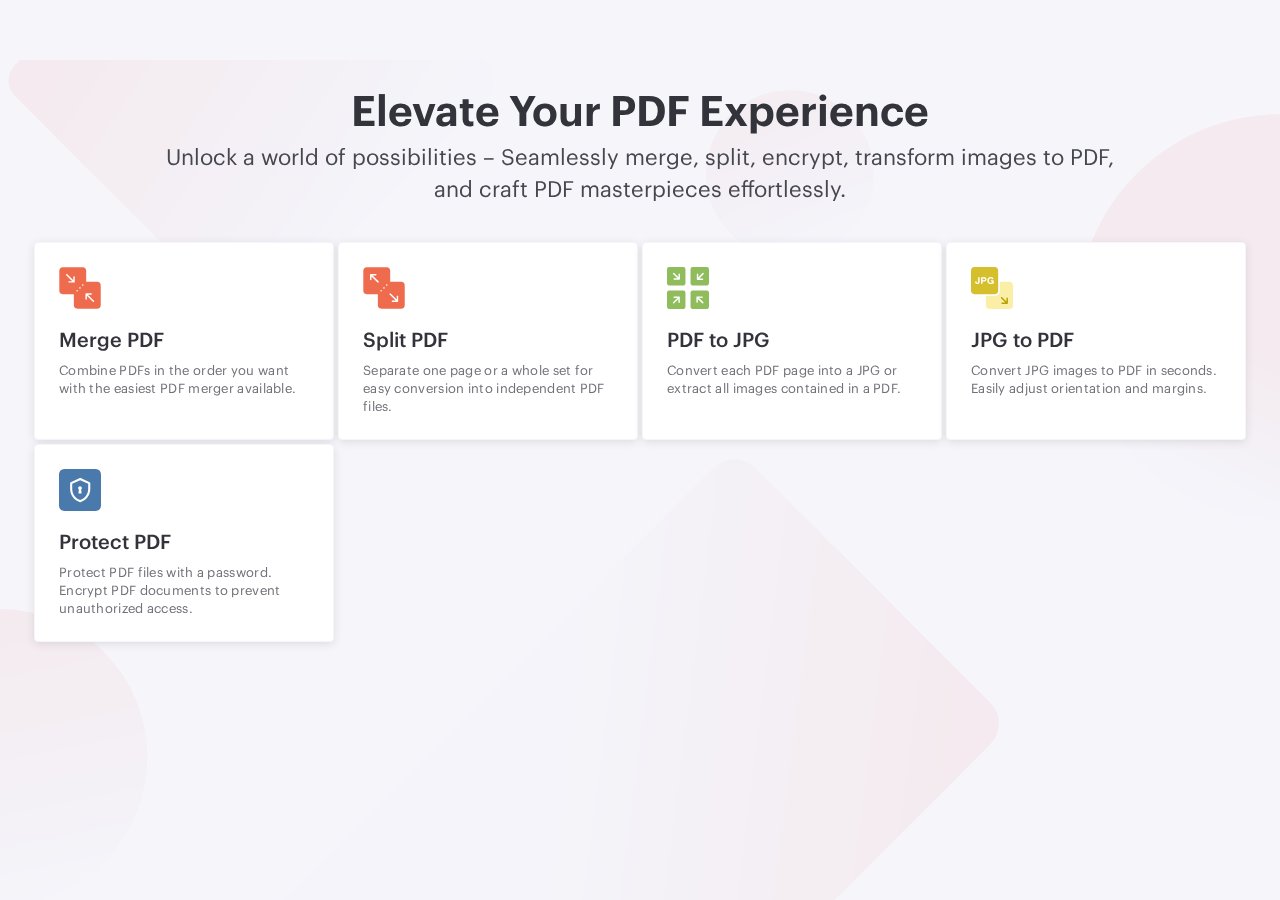
<file: pdftoolsweb/index.html>
<!DOCTYPE html><html lang="en"><head>
        <meta charset="UTF-8">
    <title>Online PDF tools </title>
        

         
</script><link href="css/web.68bf0c9.css" rel="stylesheet"></head>
<body class="lang-en-US home  " data-browser-supports="grid">

<div class="main">
        <style>
        .pattern-bg {
            overflow: hidden;
            width: 100vw;
            height: 100vh;
            z-index: -1;
            position: fixed;
            background-position: center center;
            background-size: 100% auto;
            background-image: url('images/background.svg');
        }
    </style>
    <div class="pattern-bg"></div>
    <div class="home-title">
        <h1 class="home-title__title">Elevate Your PDF Experience</h1>
        <h2 class="home-title__subtitle">Unlock a world of possibilities – Seamlessly merge, split, encrypt, transform images to PDF, and craft PDF masterpieces effortlessly.</h2>
    </div>
    
<div class="tools">
    <div class="tools__container">
        <div class="tools__item">
            <a href="/merge_pdf" title="Merge PDF">
                <div class="tools__item__icon">
                    <svg xmlns="http://www.w3.org/2000/svg" width="48" height="48" viewBox="0 0 50 50"><g fill="rgb(93.333333%,42.352941%,30.196078%)" fill-rule="evenodd"><path d="M5.488.363h21.75c1.78 0 2.43.184 3.082.535a3.66 3.66 0 0 1 1.512 1.512c.348.652.535 1.297.535 3.082v21.746c0 1.78-.187 2.43-.535 3.082a3.66 3.66 0 0 1-1.512 1.512c-.652.348-1.3.535-3.082.535H5.488c-1.78 0-2.43-.187-3.082-.535A3.66 3.66 0 0 1 .895 30.32c-.348-.652-.535-1.3-.535-3.082V5.488c0-1.78.188-2.43.535-3.082A3.71 3.71 0 0 1 2.406.895c.652-.348 1.3-.53 3.082-.53zm0 0"></path><path d="M44.563 49.69H22.816c-1.78 0-2.43-.184-3.082-.535-.645-.34-1.172-.867-1.512-1.512-.348-.652-.535-1.297-.535-3.082V22.816c0-1.78.184-2.43.535-3.082.34-.645.867-1.172 1.512-1.512.652-.348 1.3-.535 3.082-.535h21.746c1.785 0 2.43.188 3.082.535.645.34 1.172.867 1.512 1.512.352.652.535 1.3.535 3.082v21.746c0 1.785-.184 2.43-.535 3.082-.34.645-.867 1.172-1.512 1.512-.652.352-1.297.535-3.082.535zm0 0"></path></g><path d="M17.906 10.965c-.484 0-.875.387-.875.86v3.8L9.84 8.523c-.344-.336-.895-.336-1.238 0-.164.16-.254.38-.254.605a.86.86 0 0 0 .254.6l7.195 7.098h-3.875c-.484 0-.875.387-.875.86s.4.86.875.86h5.984a.88.88 0 0 0 .332-.066.86.86 0 0 0 .473-.465.79.79 0 0 0 .066-.328v-5.87c.004-.473-.387-.86-.87-.86zm14.418 28.008c.48 0 .87-.383.87-.86v-3.797l7.195 7.098a.88.88 0 0 0 1.234 0 .85.85 0 0 0 .258-.605c0-.23-.094-.45-.258-.605l-7.2-7.102h3.875c.484 0 .875-.383.875-.86s-.4-.855-.875-.855h-5.984a.92.92 0 0 0-.336.066c-.2.086-.383.25-.473.46a.88.88 0 0 0-.066.328v5.87c0 .477.4.86.875.86zm-10.1-10.1c-.355.352-.93.352-1.285 0s-.355-.934 0-1.3a.91.91 0 0 1 1.285 0c.355.352.355.934 0 1.3zm3.374-3.357a.91.91 0 0 1-1.285 0 .91.91 0 0 1 0-1.285c.352-.352.93-.352 1.285 0a.91.91 0 0 1 0 1.285zm3.36-3.364a.91.91 0 0 1-1.285 0 .91.91 0 0 1 0-1.285.91.91 0 0 1 1.285 0 .91.91 0 0 1 0 1.285zm0 0" fill="rgb(100%,100%,100%)"></path></svg>
                </div>
                <h3>Merge PDF</h3>
                <div class="tools__item__content">
                    <p>Combine PDFs in the order you want with the easiest PDF merger available.</p>
                </div>
            </a>
        </div>
        <div class="tools__item">
            <a href="/split_pdf" title="Split PDF">
                <div class="tools__item__icon">
                    <svg xmlns="http://www.w3.org/2000/svg" width="48" height="48" viewBox="0 0 50 50"><g fill="rgb(93.333333%,42.352941%,30.196078%)" fill-rule="evenodd"><path d="M5.488.363h21.75c1.78 0 2.43.184 3.082.535a3.66 3.66 0 0 1 1.512 1.512c.348.652.535 1.297.535 3.082v21.746c0 1.78-.187 2.43-.535 3.082a3.66 3.66 0 0 1-1.512 1.512c-.652.348-1.3.535-3.082.535H5.488c-1.78 0-2.43-.187-3.082-.535A3.66 3.66 0 0 1 .895 30.32c-.348-.652-.535-1.3-.535-3.082V5.488c0-1.78.188-2.43.535-3.082A3.71 3.71 0 0 1 2.406.895c.652-.348 1.3-.53 3.082-.53zm0 0"></path><path d="M44.563 49.69H22.816c-1.78 0-2.43-.184-3.082-.535-.645-.34-1.172-.867-1.512-1.512-.348-.652-.535-1.297-.535-3.082V22.816c0-1.78.184-2.43.535-3.082.34-.645.867-1.172 1.512-1.512.652-.348 1.3-.535 3.082-.535h21.746c1.785 0 2.43.188 3.082.535.645.34 1.172.867 1.512 1.512.352.652.535 1.3.535 3.082v21.746c0 1.785-.184 2.43-.535 3.082-.34.645-.867 1.172-1.512 1.512-.652.352-1.297.535-3.082.535zm0 0"></path></g><path d="M9.22 15.87c.484 0 .875-.387.875-.86v-3.8l7.195 7.102a.88.88 0 0 0 1.234 0 .85.85 0 0 0 0-1.215L11.328 10h3.875c.484 0 .875-.387.875-.86s-.4-.86-.875-.86H9.22a.88.88 0 0 0-.332.066.86.86 0 0 0-.539.793v5.875c0 .473.4.86.87.86zm31.793 18.2c-.484 0-.875.383-.875.855v3.8L32.94 31.63a.88.88 0 0 0-1.234 0c-.164.156-.258.375-.258.605a.85.85 0 0 0 .258.605l7.2 7.1H35.02c-.48 0-.87.387-.87.86a.86.86 0 0 0 .871.855H41a.88.88 0 0 0 .805-.527.86.86 0 0 0 .066-.328v-5.883a.87.87 0 0 0-.87-.855zm-18.78-5.187c-.355.352-.93.352-1.285 0s-.355-.934 0-1.3a.91.91 0 0 1 1.285 0c.355.352.355.934 0 1.3zm3.365-3.367a.91.91 0 0 1-1.285 0 .91.91 0 0 1 0-1.285c.352-.352.93-.352 1.285 0a.91.91 0 0 1 0 1.285zm3.36-3.364a.91.91 0 0 1-1.285 0 .91.91 0 0 1 0-1.285.91.91 0 0 1 1.285 0 .91.91 0 0 1 0 1.285zm0 0" fill="rgb(100%,100%,100%)"></path></svg>
                </div>
                <h3>Split PDF</h3>
                <div class="tools__item__content">
                    <p>Separate one page or a whole set for easy conversion into independent PDF files.</p>
                </div>
            </a>
        </div>
        <div class="tools__item">
            <a href="/compress_pdf" title="Compress PDF">
                <div class="tools__item__icon">
                    <svg xmlns="http://www.w3.org/2000/svg" width="48" height="48" viewBox="0 0 50 50"><path d="M31.523 28h14.953c1.223 0 1.668.13 2.117.367.44.234.805.598 1.04 1.04.242.45.367.895.367 2.117v14.953c0 1.223-.13 1.668-.367 2.117-.234.44-.598.805-1.04 1.04-.45.242-.895.367-2.117.367H31.523c-1.223 0-1.668-.13-2.117-.367-.44-.234-.805-.598-1.04-1.04-.242-.45-.367-.895-.367-2.117V31.523c0-1.223.13-1.668.367-2.117.234-.44.598-.805 1.04-1.04.45-.242.895-.367 2.117-.367zm0-28h14.953c1.223 0 1.668.13 2.117.367.44.234.805.598 1.04 1.04.242.45.367.895.367 2.117v14.953c0 1.223-.13 1.668-.367 2.117-.234.44-.598.805-1.04 1.04-.45.242-.895.367-2.117.367H31.523c-1.223 0-1.668-.13-2.117-.367-.44-.234-.805-.598-1.04-1.04-.242-.45-.367-.895-.367-2.117V3.523c0-1.223.13-1.668.367-2.117.234-.44.598-.805 1.04-1.04C29.855.125 30.3 0 31.523 0zm-28 28h14.953c1.223 0 1.668.13 2.117.367.44.234.805.598 1.04 1.04.242.45.367.895.367 2.117v14.953c0 1.223-.13 1.668-.367 2.117-.234.44-.598.805-1.04 1.04-.45.242-.895.367-2.117.367H3.523c-1.223 0-1.668-.13-2.117-.367-.44-.234-.805-.598-1.04-1.04C.125 48.145 0 47.7 0 46.477V31.523c0-1.223.13-1.668.367-2.117.234-.44.598-.805 1.04-1.04.45-.242.895-.367 2.117-.367zm0-28h14.953c1.223 0 1.668.13 2.117.367.44.234.805.598 1.04 1.04.242.45.367.895.367 2.117v14.953c0 1.223-.13 1.668-.367 2.117-.234.44-.598.805-1.04 1.04-.45.242-.895.367-2.117.367H3.523c-1.223 0-1.668-.13-2.117-.367-.44-.234-.805-.598-1.04-1.04C.125 20.145 0 19.7 0 18.477V3.523C0 2.3.13 1.852.367 1.406A2.56 2.56 0 0 1 1.406.367C1.855.13 2.3 0 3.523 0zm0 0" fill-rule="evenodd" fill="rgb(56.078431%,73.72549%,36.470588%)"></path><path d="M35 41.8c0 .48.398.867.883.867a.88.88 0 0 0 .883-.867v-3.844l5.145 5.05a.89.89 0 0 0 1.246 0 .85.85 0 0 0 .262-.613c0-.23-.094-.45-.262-.613l-5.14-5.047h3.914a.88.88 0 0 0 .883-.867c0-.48-.395-.867-.883-.867h-6.05c-.117 0-.23.023-.34.066-.215.086-.387.258-.477.47-.047.102-.066.22-.066.328zm7.3-26.387c.48 0 .867-.398.867-.883a.88.88 0 0 0-.867-.883h-3.844l5.05-5.14a.9.9 0 0 0 0-1.25.86.86 0 0 0-1.227 0l-5.047 5.148V8.492c0-.488-.39-.883-.867-.883a.87.87 0 0 0-.867.879v6.05c0 .113.023.23.066.336.086.215.254.387.47.477.105.047.215.07.332.07H42.3zM8.46 35c-.48 0-.867.398-.867.883s.387.883.867.883h3.844L7.254 41.9c-.34.348-.34.902 0 1.25a.86.86 0 0 0 .613.258c.23 0 .45-.094.613-.258l5.047-5.145v3.914c0 .488.387.883.867.883s.867-.402.867-.883v-6.05c0-.113-.023-.23-.066-.336-.086-.215-.258-.387-.47-.477a.82.82 0 0 0-.332-.07H8.46zm6.074-27.406c-.488 0-.883.387-.883.867v3.844l-5.145-5.05a.9.9 0 0 0-1.25 0A.86.86 0 0 0 7 7.867c0 .23.094.45.258.613l5.145 5.047H8.488c-.488 0-.883.387-.883.867s.402.867.883.867h6.05a.89.89 0 0 0 .336-.066c.215-.1.39-.258.477-.47.05-.102.07-.22.07-.332V8.46c0-.48-.395-.867-.883-.867zm0 0" fill="rgb(100%,100%,100%)"></path></svg>
                </div>
                
                <h3>PDF to JPG</h3>
                <div class="tools__item__content">
                    <p>Convert each PDF page into a JPG or extract all images contained in a PDF.</p>
                </div>
            </a>
        </div>
        <div class="tools__item">
            <a href="/jpg_to_pdf" title="JPG to PDF">
                <div class="tools__item__icon">
                    <svg xmlns="http://www.w3.org/2000/svg" width="48" height="48" viewBox="0 0 50 50"><path d="M17.676 34.344h9.55c2.477 0 3.375-.258 4.28-.742a5.04 5.04 0 0 0 2.098-2.102c.484-.902.742-1.8.742-4.277v-9.547H44.82c1.8 0 2.453.188 3.113.54s1.176.87 1.527 1.527.54 1.31.54 3.113V44.82c0 1.8-.187 2.453-.54 3.113a3.69 3.69 0 0 1-1.527 1.527c-.66.352-1.312.54-3.113.54H22.855c-1.8 0-2.453-.187-3.113-.54s-1.172-.87-1.527-1.527-.54-1.312-.54-3.113zm0 0" fill-rule="evenodd" fill="rgb(98.431373%,93.72549%,65.882353%)"></path><path d="M43.94 37.137c0-.477-.395-.863-.883-.863s-.883.387-.883.863v3.844l-5.145-5.047c-.348-.34-.902-.34-1.25 0a.85.85 0 0 0-.258.609.86.86 0 0 0 .258.613l5.145 5.05h-3.914c-.488 0-.883.387-.883.867s.395.867.883.867h6.05c.113-.004.227-.023.336-.07a.87.87 0 0 0 .477-.465c.05-.105.066-.22.066-.332l.004-5.934zm0 0" fill="rgb(71.764706%,62.745098%,0.392157%)"></path><g fill-rule="evenodd"><path d="M5.184 0h21.988c1.8 0 2.453.188 3.113.54.652.344 1.184.88 1.527 1.53.352.656.54 1.313.54 3.113v21.984c0 1.805-.187 2.457-.54 3.117-.344.648-.875 1.184-1.527 1.527-.66.352-1.312.54-3.113.54H5.184c-1.8 0-2.457-.187-3.113-.54-.652-.344-1.184-.88-1.527-1.527C.188 29.625 0 28.973 0 27.168V5.184c0-1.8.188-2.457.54-3.113.344-.652.88-1.184 1.53-1.53S3.383 0 5.184 0zm0 0" fill="rgb(83.921569%,74.901961%,17.647059%)"></path><path d="M10.28 12.945v4.688c0 1.66-.926 2.66-2.707 2.66C5.406 20.293 5 18.852 5 18.07c0-.668.31-1.098.86-1.098.648 0 .813.504.813 1.05 0 .516.242.89.88.89.594 0 .926-.44.926-1.3V12.95c0-.54.352-.898.902-.898s.902.36.902.898zm1.672 6.402v-6.102c0-.8.418-1.055 1.055-1.055h2.762c1.516 0 2.738.75 2.738 2.508 0 1.44-1 2.508-2.75 2.508h-2v2.152c0 .54-.355.902-.902.902s-.902-.363-.902-.902zm1.805-5.773v2.242h1.68c.727 0 1.266-.437 1.266-1.12 0-.793-.56-1.12-1.45-1.12zm13.285 3.1v2.984c0 .332-.254.602-.613.602-.52 0-.66-.32-.773-1.023-.516.648-1.23 1.066-2.352 1.066-2.793 0-3.863-1.926-3.863-4.145 0-2.676 1.672-4.148 4.125-4.148 2.004 0 3.07 1.2 3.07 1.902 0 .63-.46.793-.848.793-.89 0-.56-1.242-2.32-1.242-1.242 0-2.223.813-2.223 2.816 0 1.56.77 2.637 2.246 2.637.957 0 1.793-.648 1.88-1.617H24.2c-.383 0-.812-.14-.812-.69 0-.44.254-.69.703-.69h2.223c.527 0 .738.262.738.758zm0 0" fill="rgb(100%,100%,100%)"></path></g></svg>
                </div>
                <h3>JPG to PDF</h3>
                <div class="tools__item__content">
                    <p>Convert JPG images to PDF in seconds. Easily adjust orientation and margins.</p>
                </div>
            </a>
        </div>
        
        <div class="tools__item">
            <a href="/protect-pdf" title="Protect PDF">
                <div class="tools__item__icon">
                    <svg xmlns="http://www.w3.org/2000/svg" width="48" height="48" viewBox="0 0 100 100"><path d="M16.024 0h67.95c5.572 0 7.593.58 9.63 1.67s3.636 2.688 4.725 4.725 1.67 4.058 1.67 9.63v67.95c0 5.572-.58 7.593-1.67 9.63s-2.688 3.636-4.725 4.725-4.058 1.67-9.63 1.67h-67.95c-5.572 0-7.593-.58-9.63-1.67S2.76 95.642 1.67 93.605 0 89.548 0 83.976v-67.95c0-5.572.58-7.593 1.67-9.63S4.358 2.76 6.395 1.67 10.452 0 16.024 0z" fill="#4A7AAB"></path><g fill="#fff"><path d="M49.485 21.715a2.5 2.5 0 0 1 2.031 0l21.5 9.556a2.5 2.5 0 0 1 1.485 2.285V47.89c0 14.445-10 27.82-23.407 31.095a2.5 2.5 0 0 1-1.186 0C36.5 75.708 26.5 62.334 26.5 47.89V33.556a2.5 2.5 0 0 1 1.485-2.285l21.5-9.556zM31.5 35.18v12.71c0 11.97 8.165 23.116 19 26.084 10.835-2.968 19-14.113 19-26.084V35.18l-19-8.444-19 8.444z" fill-rule="nonzero"></path><path d="M53.89 58.493h-7.713l1.178-9.56c-1.136-.798-1.874-2.088-1.874-3.546 0-2.422 2.038-4.386 4.553-4.386s4.553 1.964 4.553 4.386c0 1.457-.738 2.748-1.874 3.546l1.176 9.56z"></path></g></svg>
                </div>
                <h3>Protect PDF</h3>
                <div class="tools__item__content">
                    <p>Protect PDF files with a password. Encrypt PDF documents to prevent unauthorized access. </p>
                </div>
            </a>
        </div>
        
        
       
<div id="network" class="network">
    <i class="ico ico--network"></i>
    <div class="network__text">
        Woops! Something is wrong with your Internet connection...    </div>
</div>

    


</body>
</html>
</file>
<file: pdftoolsweb/css/web.68bf0c9.css>
.tippy-box[data-animation=fade][data-state=hidden]{opacity:0}[data-tippy-root]{max-width:calc(100vw - 10px)}.tippy-box{position:relative;background-color:#333;border-radius:4px;line-height:1.4;white-space:normal;outline:0;transition-property:transform,visibility,opacity}.tippy-box[data-placement^=top]>.tippy-arrow{bottom:0}.tippy-box[data-placement^=top]>.tippy-arrow:before{bottom:-7px;left:0;border-width:8px 8px 0;border-top-color:initial;transform-origin:center top}.tippy-box[data-placement^=bottom]>.tippy-arrow{top:0}.tippy-box[data-placement^=bottom]>.tippy-arrow:before{top:-7px;left:0;border-width:0 8px 8px;border-bottom-color:initial;transform-origin:center bottom}.tippy-box[data-placement^=left]>.tippy-arrow{right:0}.tippy-box[data-placement^=left]>.tippy-arrow:before{border-width:8px 0 8px 8px;border-left-color:initial;right:-7px;transform-origin:center left}.tippy-box[data-placement^=right]>.tippy-arrow{left:0}.tippy-box[data-placement^=right]>.tippy-arrow:before{left:-7px;border-width:8px 8px 8px 0;border-right-color:initial;transform-origin:center right}.tippy-box[data-inertia][data-state=visible]{transition-timing-function:cubic-bezier(.54,1.5,.38,1.11)}.tippy-arrow{width:16px;height:16px;color:#333}.tippy-arrow:before{content:"";position:absolute;border-color:rgba(0,0,0,0);border-style:solid}.tippy-content{position:relative;padding:5px 9px;z-index:1}.tippy-box[data-theme~=light]{color:#26323d;box-shadow:0 0 20px 4px rgba(154,161,177,.15),0 4px 80px -8px rgba(36,40,47,.25),0 4px 4px -2px rgba(91,94,105,.15);background-color:#fff}.tippy-box[data-theme~=light][data-placement^=top]>.tippy-arrow:before{border-top-color:#fff}.tippy-box[data-theme~=light][data-placement^=bottom]>.tippy-arrow:before{border-bottom-color:#fff}.tippy-box[data-theme~=light][data-placement^=left]>.tippy-arrow:before{border-left-color:#fff}.tippy-box[data-theme~=light][data-placement^=right]>.tippy-arrow:before{border-right-color:#fff}.tippy-box[data-theme~=light]>.tippy-backdrop{background-color:#fff}.tippy-box[data-theme~=light]>.tippy-svg-arrow{fill:#fff}a,abbr,acronym,address,applet,article,aside,audio,b,big,blockquote,body,canvas,caption,center,cite,code,dd,del,details,dfn,div,dl,dt,em,embed,figcaption,figure,footer,form,h1,h2,h3,h4,h5,h6,header,hgroup,html,i,iframe,img,ins,kbd,label,li,mark,menu,nav,object,ol,output,p,pre,q,ruby,s,samp,section,small,span,strike,strong,sub,summary,sup,table,tbody,td,tfoot,th,thead,time,tr,tt,u,ul,var,video{margin:0;padding:0;border:0;font-size:100%;font:inherit;vertical-align:baseline}article,aside,details,figcaption,figure,footer,header,hgroup,menu,nav,section{display:block}body{line-height:1.3}ol,ul{list-style:none}blockquote,q{quotes:none}blockquote:after,blockquote:before,q:after,q:before{content:"";content:none}*,:after,:before{-webkit-box-sizing:border-box;box-sizing:border-box}button,html input[type=button],input[type=reset],input[type=submit]{cursor:pointer;-webkit-appearance:button}:focus{outline:none}html{width:100%;-ms-text-size-adjust:100%;-webkit-text-size-adjust:100%;-webkit-font-smoothing:antialiased;-moz-osx-font-smoothing:grayscale}body{margin:0}article,aside,details,figcaption,figure,footer,header,main,menu,nav,section,summary{display:block}[hidden]{display:none}h1,h2,h3,h4,h5,h6,p{margin-top:0}a{background:rgba(0,0,0,0)}abbr[title]{border-bottom:none;text-decoration:underline;-webkit-text-decoration:underline dotted;text-decoration:underline dotted;cursor:help}b,strong{font-weight:inherit;font-weight:bolder}small{font-size:80%}sub,sup{font-size:75%;line-height:0;position:relative;vertical-align:baseline}sup{top:-.5em}sub{bottom:-.25em}q{quotes:"\201C" "\201D" "\2018" "\2019"}hr{-webkit-box-sizing:content-box;box-sizing:content-box;height:0}code,kbd,pre,samp{font-family:monospace,monospace;font-size:1em}pre{white-space:pre-wrap;overflow:auto}address{font-style:normal}nav ul{margin-left:0;padding-left:0;list-style:none}img{-ms-interpolation-mode:bicubic;vertical-align:middle;border:0}svg:not(:root){overflow:hidden}audio,canvas,progress,video{display:inline-block}audio:not([controls]){display:none;height:0}progress{vertical-align:baseline}legend{-webkit-box-sizing:border-box;box-sizing:border-box;display:table;max-width:100%;white-space:normal;color:inherit;padding:0;border:0}button,input,optgroup,select,textarea{font:inherit;margin:0}optgroup{font-weight:700}input,optgroup,select,textarea{color:inherit}button{overflow:visible}[type=button],[type=reset],[type=submit],button{cursor:pointer;-webkit-appearance:button}[disabled]{cursor:default}button::-moz-focus-inner,input::-moz-focus-inner{border:0;padding:0}input{line-height:normal}input[type=checkbox],input[type=radio]{-webkit-box-sizing:border-box;box-sizing:border-box;padding:0}input[type=number]::-webkit-inner-spin-button,input[type=number]::-webkit-outer-spin-button{height:auto}input[type=search]{-webkit-box-sizing:content-box;box-sizing:content-box}textarea{overflow:auto;vertical-align:top;resize:vertical}[type=search]{-webkit-appearance:textfield}[type=search]::-webkit-search-cancel-button,[type=search]::-webkit-search-decoration{-webkit-appearance:none}table{border-collapse:collapse;border-spacing:0}td,th{padding:0}@font-face{font-family:Graphik;src:url(../fonts/Graphik-Thin.woff2) format("woff2"),url(../fonts/Graphik-Thin.woff) format("woff");font-weight:100;font-style:normal}@font-face{font-family:Graphik;src:url(../fonts/Graphik-ThinItalic.woff2) format("woff2"),url(../fonts/Graphik-ThinItalic.woff) format("woff");font-weight:100;font-style:italic}@font-face{font-family:Graphik;src:url(../fonts/Graphik-Extralight.woff2) format("woff2"),url(../fonts/Graphik-Extralight.woff) format("woff");font-weight:200;font-style:normal}@font-face{font-family:Graphik;src:url(../fonts/Graphik-ExtralightItalic.woff2) format("woff2"),url(../fonts/Graphik-ExtralightItalic.woff) format("woff");font-weight:200;font-style:italic}@font-face{font-family:Graphik;src:url(../fonts/Graphik-Light.woff2) format("woff2"),url(../fonts/Graphik-Light.woff) format("woff");font-weight:300;font-style:normal}@font-face{font-family:Graphik;src:url(../fonts/Graphik-LightItalic.woff2) format("woff2"),url(../fonts/Graphik-LightItalic.woff) format("woff");font-weight:300;font-style:italic}@font-face{font-family:Graphik;src:url(../fonts/Graphik-Regular.woff2) format("woff2"),url(../fonts/Graphik-Regular.woff) format("woff");font-weight:400;font-style:normal}@font-face{font-family:Graphik;src:url(../fonts/Graphik-RegularItalic.woff2) format("woff2"),url(../fonts/Graphik-RegularItalic.woff) format("woff");font-weight:400;font-style:italic}@font-face{font-family:Graphik;src:url(../fonts/Graphik-Medium.woff2) format("woff2"),url(../fonts/Graphik-Medium.woff) format("woff");font-weight:500;font-style:normal}@font-face{font-family:Graphik;src:url(../fonts/Graphik-MediumItalic.woff2) format("woff2"),url(../fonts/Graphik-MediumItalic.woff) format("woff");font-weight:500;font-style:italic}@font-face{font-family:Graphik;src:url(../fonts/Graphik-Semibold.woff2) format("woff2"),url(../fonts/Graphik-Semibold.woff) format("woff");font-weight:600;font-style:normal}@font-face{font-family:Graphik;src:url(../fonts/Graphik-SemiboldItalic.woff2) format("woff2"),url(../fonts/Graphik-SemiboldItalic.woff) format("woff");font-weight:600;font-style:italic}@font-face{font-family:Graphik;src:url(../fonts/Graphik-Bold.woff2) format("woff2"),url(../fonts/Graphik-Bold.woff) format("woff");font-weight:700;font-style:normal}@font-face{font-family:Graphik;src:url(../fonts/Graphik-BoldItalic.woff2) format("woff2"),url(../fonts/Graphik-BoldItalic.woff) format("woff");font-weight:700;font-style:italic}@font-face{font-family:Graphik;src:url(../fonts/Graphik-Black.woff2) format("woff2"),url(../fonts/Graphik-Black.woff) format("woff");font-weight:800;font-style:normal}@font-face{font-family:Graphik;src:url(../fonts/Graphik-BlackItalic.woff2) format("woff2"),url(../fonts/Graphik-BlackItalic.woff) format("woff");font-weight:800;font-style:italic}@font-face{font-family:Graphik;src:url(../fonts/Graphik-Super.woff2) format("woff2"),url(../fonts/Graphik-Super.woff) format("woff");font-weight:900;font-style:normal}@font-face{font-family:Graphik;src:url(../fonts/Graphik-SuperItalic.woff2) format("woff2"),url(../fonts/Graphik-SuperItalic.woff) format("woff");font-weight:900;font-style:italic}@font-face{font-family:Graphik LC;src:url(../fonts/GraphikLC-Thin.woff2) format("woff2"),url(../fonts/GraphikLC-Thin.woff) format("woff");font-weight:100;font-style:normal}@font-face{font-family:Graphik LC;src:url(../fonts/GraphikLC-ThinItalic.woff2) format("woff2"),url(../fonts/GraphikLC-ThinItalic.woff) format("woff");font-weight:100;font-style:italic}@font-face{font-family:Graphik LC;src:url(../fonts/GraphikLC-Extralight.woff2) format("woff2"),url(../fonts/GraphikLC-Extralight.woff) format("woff");font-weight:200;font-style:normal}@font-face{font-family:Graphik LC;src:url(../fonts/GraphikLC-ExtralightItalic.woff2) format("woff2"),url(../fonts/GraphikLC-ExtralightItalic.woff) format("woff");font-weight:200;font-style:italic}@font-face{font-family:Graphik LC;src:url(../fonts/GraphikLC-Light.woff2) format("woff2"),url(../fonts/GraphikLC-Light.woff) format("woff");font-weight:300;font-style:normal}@font-face{font-family:Graphik LC;src:url(../fonts/GraphikLC-LightItalic.woff2) format("woff2"),url(../fonts/GraphikLC-LightItalic.woff) format("woff");font-weight:300;font-style:italic}@font-face{font-family:Graphik LC;src:url(../fonts/GraphikLC-Regular.woff2) format("woff2"),url(../fonts/GraphikLC-Regular.woff) format("woff");font-weight:400;font-style:normal}@font-face{font-family:Graphik LC;src:url(../fonts/GraphikLC-RegularItalic.woff2) format("woff2"),url(../fonts/GraphikLC-RegularItalic.woff) format("woff");font-weight:400;font-style:italic}@font-face{font-family:Graphik LC;src:url(../fonts/GraphikLC-Medium.woff2) format("woff2"),url(../fonts/GraphikLC-Medium.woff) format("woff");font-weight:500;font-style:normal}@font-face{font-family:Graphik LC;src:url(../fonts/GraphikLC-MediumItalic.woff2) format("woff2"),url(../fonts/GraphikLC-MediumItalic.woff) format("woff");font-weight:500;font-style:italic}@font-face{font-family:Graphik LC;src:url(../fonts/GraphikLC-Semibold.woff2) format("woff2"),url(../fonts/GraphikLC-Semibold.woff) format("woff");font-weight:600;font-style:normal}@font-face{font-family:Graphik LC;src:url(../fonts/GraphikLC-SemiboldItalic.woff2) format("woff2"),url(../fonts/GraphikLC-SemiboldItalic.woff) format("woff");font-weight:600;font-style:italic}@font-face{font-family:Graphik LC;src:url(../fonts/GraphikLC-Bold.woff2) format("woff2"),url(../fonts/GraphikLC-Bold.woff) format("woff");font-weight:700;font-style:normal}@font-face{font-family:Graphik LC;src:url(../fonts/GraphikLC-BoldItalic.woff2) format("woff2"),url(../fonts/GraphikLC-BoldItalic.woff) format("woff");font-weight:700;font-style:italic}@font-face{font-family:Graphik LC;src:url(../fonts/GraphikLC-Black.woff2) format("woff2"),url(../fonts/GraphikLC-Black.woff) format("woff");font-weight:800;font-style:normal}@font-face{font-family:Graphik LC;src:url(../fonts/GraphikLC-BlackItalic.woff2) format("woff2"),url(../fonts/GraphikLC-BlackItalic.woff) format("woff");font-weight:800;font-style:italic}@font-face{font-family:Graphik LC;src:url(../fonts/GraphikLC-Super.woff2) format("woff2"),url(../fonts/GraphikLC-Super.woff) format("woff");font-weight:900;font-style:normal}@font-face{font-family:Graphik LC;src:url(../fonts/GraphikLC-SuperItalic.woff2) format("woff2"),url(../fonts/GraphikLC-SuperItalic.woff) format("woff");font-weight:900;font-style:italic}@font-face{font-family:Graphik LG;src:url(../fonts/GraphikLG-Thin.woff2) format("woff2"),url(../fonts/GraphikLG-Thin.woff) format("woff");font-weight:100;font-style:normal}@font-face{font-family:Graphik LG;src:url(../fonts/GraphikLG-ThinItalic.woff2) format("woff2"),url(../fonts/GraphikLG-ThinItalic.woff) format("woff");font-weight:100;font-style:italic}@font-face{font-family:Graphik LG;src:url(../fonts/GraphikLG-Extralight.woff2) format("woff2"),url(../fonts/GraphikLG-Extralight.woff) format("woff");font-weight:200;font-style:normal}@font-face{font-family:Graphik LG;src:url(../fonts/GraphikLG-ExtralightItalic.woff2) format("woff2"),url(../fonts/GraphikLG-ExtralightItalic.woff) format("woff");font-weight:200;font-style:italic}@font-face{font-family:Graphik LG;src:url(../fonts/GraphikLG-Light.woff2) format("woff2"),url(../fonts/GraphikLG-Light.woff) format("woff");font-weight:300;font-style:normal}@font-face{font-family:Graphik LG;src:url(../fonts/GraphikLG-LightItalic.woff2) format("woff2"),url(../fonts/GraphikLG-LightItalic.woff) format("woff");font-weight:300;font-style:italic}@font-face{font-family:Graphik LG;src:url(../fonts/GraphikLG-Regular.woff2) format("woff2"),url(../fonts/GraphikLG-Regular.woff) format("woff");font-weight:400;font-style:normal}@font-face{font-family:Graphik LG;src:url(../fonts/GraphikLG-RegularItalic.woff2) format("woff2"),url(../fonts/GraphikLG-RegularItalic.woff) format("woff");font-weight:400;font-style:italic}@font-face{font-family:Graphik LG;src:url(../fonts/GraphikLG-Medium.woff2) format("woff2"),url(../fonts/GraphikLG-Medium.woff) format("woff");font-weight:500;font-style:normal}@font-face{font-family:Graphik LG;src:url(../fonts/GraphikLG-MediumItalic.woff2) format("woff2"),url(../fonts/GraphikLG-MediumItalic.woff) format("woff");font-weight:500;font-style:italic}@font-face{font-family:Graphik LG;src:url(../fonts/GraphikLG-Semibold.woff2) format("woff2"),url(../fonts/GraphikLG-Semibold.woff) format("woff");font-weight:600;font-style:normal}@font-face{font-family:Graphik LG;src:url(../fonts/GraphikLG-SemiboldItalic.woff2) format("woff2"),url(../fonts/GraphikLG-SemiboldItalic.woff) format("woff");font-weight:600;font-style:italic}@font-face{font-family:Graphik LG;src:url(../fonts/GraphikLG-Bold.woff2) format("woff2"),url(../fonts/GraphikLG-Bold.woff) format("woff");font-weight:700;font-style:normal}@font-face{font-family:Graphik LG;src:url(../fonts/GraphikLG-BoldItalic.woff2) format("woff2"),url(../fonts/GraphikLG-BoldItalic.woff) format("woff");font-weight:700;font-style:italic}@font-face{font-family:Graphik LG;src:url(../fonts/GraphikLG-Black.woff2) format("woff2"),url(../fonts/GraphikLG-Black.woff) format("woff");font-weight:800;font-style:normal}@font-face{font-family:Graphik LG;src:url(../fonts/GraphikLG-BlackItalic.woff2) format("woff2"),url(../fonts/GraphikLG-BlackItalic.woff) format("woff");font-weight:800;font-style:italic}@font-face{font-family:Graphik LG;src:url(../fonts/GraphikLG-Super.woff2) format("woff2"),url(../fonts/GraphikLG-Super.woff) format("woff");font-weight:900;font-style:normal}@font-face{font-family:Graphik LG;src:url(../fonts/GraphikLG-SuperItalic.woff2) format("woff2"),url(../fonts/GraphikLG-SuperItalic.woff) format("woff");font-weight:900;font-style:italic}@font-face{font-family:Graphik AR;src:url(../fonts/GraphikAR-Thin.woff2) format("woff2"),url(../fonts/GraphikAR-Thin.woff) format("woff");font-weight:100;font-style:normal}@font-face{font-family:Graphik AR;src:url(../fonts/GraphikAR-Extralight.woff2) format("woff2"),url(../fonts/GraphikAR-Extralight.woff) format("woff");font-weight:200;font-style:normal}@font-face{font-family:Graphik AR;src:url(../fonts/GraphikAR-Light.woff2) format("woff2"),url(../fonts/GraphikAR-Light.woff) format("woff");font-weight:300;font-style:normal}@font-face{font-family:Graphik AR;src:url(../fonts/GraphikAR-Regular.woff2) format("woff2"),url(../fonts/GraphikAR-Regular.woff) format("woff");font-weight:400;font-style:normal}@font-face{font-family:Graphik AR;src:url(../fonts/GraphikAR-Medium.woff2) format("woff2"),url(../fonts/GraphikAR-Medium.woff) format("woff");font-weight:500;font-style:normal}@font-face{font-family:Graphik AR;src:url(../fonts/GraphikAR-Semibold.woff2) format("woff2"),url(../fonts/GraphikAR-Semibold.woff) format("woff");font-weight:600;font-style:normal}@font-face{font-family:Graphik AR;src:url(../fonts/GraphikAR-Bold.woff2) format("woff2"),url(../fonts/GraphikAR-Bold.woff) format("woff");font-weight:700;font-style:normal}@font-face{font-family:Graphik AR;src:url(../fonts/GraphikAR-Black.woff2) format("woff2"),url(../fonts/GraphikAR-Black.woff) format("woff");font-weight:800;font-style:normal}@font-face{font-family:Graphik AR;src:url(../fonts/GraphikAR-Super.woff2) format("woff2"),url(../fonts/GraphikAR-Super.woff) format("woff");font-weight:900;font-style:normal}@font-face{font-family:Graphik TH;src:url(../fonts/GraphikTH-Thin.woff2) format("woff2"),url(../fonts/GraphikTH-Thin.woff) format("woff");font-weight:100;font-style:normal}@font-face{font-family:Graphik TH;src:url(../fonts/GraphikTH-ThinItalic.woff2) format("woff2"),url(../fonts/GraphikTH-ThinItalic.woff) format("woff");font-weight:100;font-style:italic}@font-face{font-family:Graphik TH;src:url(../fonts/GraphikTH-Extralight.woff2) format("woff2"),url(../fonts/GraphikTH-Extralight.woff) format("woff");font-weight:200;font-style:normal}@font-face{font-family:Graphik TH;src:url(../fonts/GraphikTH-ExtralightItalic.woff2) format("woff2"),url(../fonts/GraphikTH-ExtralightItalic.woff) format("woff");font-weight:200;font-style:italic}@font-face{font-family:Graphik TH;src:url(../fonts/GraphikTH-Light.woff2) format("woff2"),url(../fonts/GraphikTH-Light.woff) format("woff");font-weight:300;font-style:normal}@font-face{font-family:Graphik TH;src:url(../fonts/GraphikTH-LightItalic.woff2) format("woff2"),url(../fonts/GraphikTH-LightItalic.woff) format("woff");font-weight:300;font-style:italic}@font-face{font-family:Graphik TH;src:url(../fonts/GraphikTH-Regular.woff2) format("woff2"),url(../fonts/GraphikTH-Regular.woff) format("woff");font-weight:400;font-style:normal}@font-face{font-family:Graphik TH;src:url(../fonts/GraphikTH-RegularItalic.woff2) format("woff2"),url(../fonts/GraphikTH-RegularItalic.woff) format("woff");font-weight:400;font-style:italic}@font-face{font-family:Graphik TH;src:url(../fonts/GraphikTH-Medium.woff2) format("woff2"),url(../fonts/GraphikTH-Medium.woff) format("woff");font-weight:500;font-style:normal}@font-face{font-family:Graphik TH;src:url(../fonts/GraphikTH-MediumItalic.woff2) format("woff2"),url(../fonts/GraphikTH-MediumItalic.woff) format("woff");font-weight:500;font-style:italic}@font-face{font-family:Graphik TH;src:url(../fonts/GraphikTH-Semibold.woff2) format("woff2"),url(../fonts/GraphikTH-Semibold.woff) format("woff");font-weight:600;font-style:normal}@font-face{font-family:Graphik TH;src:url(../fonts/GraphikTH-SemiboldItalic.woff2) format("woff2"),url(../fonts/GraphikTH-SemiboldItalic.woff) format("woff");font-weight:600;font-style:italic}@font-face{font-family:Graphik TH;src:url(../fonts/GraphikTH-Bold.woff2) format("woff2"),url(../fonts/GraphikTH-Bold.woff) format("woff");font-weight:700;font-style:normal}@font-face{font-family:Graphik TH;src:url(../fonts/GraphikTH-BoldItalic.woff2) format("woff2"),url(../fonts/GraphikTH-BoldItalic.woff) format("woff");font-weight:700;font-style:italic}@font-face{font-family:Graphik TH;src:url(../fonts/GraphikTH-Black.woff2) format("woff2"),url(../fonts/GraphikTH-Black.woff) format("woff");font-weight:800;font-style:normal}@font-face{font-family:Graphik TH;src:url(../fonts/GraphikTH-BlackItalic.woff2) format("woff2"),url(../fonts/GraphikTH-BlackItalic.woff) format("woff");font-weight:800;font-style:italic}@font-face{font-family:Graphik TH;src:url(../fonts/GraphikTH-Super.woff2) format("woff2"),url(../fonts/GraphikTH-Super.woff) format("woff");font-weight:900;font-style:normal}@font-face{font-family:Graphik TH;src:url(../fonts/GraphikTH-SuperItalic.woff2) format("woff2"),url(../fonts/GraphikTH-SuperItalic.woff) format("woff");font-weight:900;font-style:italic}.toast-title{font-weight:700}.toast-message{-ms-word-wrap:break-word;word-wrap:break-word}.toast-message a,.toast-message label{color:#fff}.toast-message a:hover{color:#ccc;text-decoration:none}.toast-close-button{position:relative;right:-.3em;top:-.3em;float:right;font-size:20px;font-weight:700;color:#fff;-webkit-text-shadow:0 1px 0 #fff;text-shadow:0 1px 0 #fff;opacity:.8;-ms-filter:progid:DXImageTransform.Microsoft.Alpha(Opacity=80);filter:alpha(opacity=80)}.toast-close-button:focus,.toast-close-button:hover{color:#000;text-decoration:none;cursor:pointer;opacity:.4;-ms-filter:progid:DXImageTransform.Microsoft.Alpha(Opacity=40);filter:alpha(opacity=40)}button.toast-close-button{padding:0;cursor:pointer;background:rgba(0,0,0,0);border:0;-webkit-appearance:none}.toast-top-center{top:0;right:0;width:100%}.toast-bottom-center{bottom:0;right:0;width:100%}.toast-top-full-width{top:0;right:0;width:100%}.toast-bottom-full-width{bottom:0;right:0;width:100%}.toast-top-left{top:12px;left:12px}.toast-top-right{top:12px;right:12px}.toast-bottom-right{right:12px;bottom:12px}.toast-bottom-left{bottom:12px;left:12px}#toast-container{position:fixed;z-index:999999}#toast-container *{-webkit-box-sizing:border-box;box-sizing:border-box}#toast-container>div{position:relative;overflow:hidden;margin:0 0 6px;padding:15px 15px 15px 50px;width:300px;border-radius:3px 3px 3px 3px;background-position:15px;background-repeat:no-repeat;-webkit-box-shadow:0 0 12px #999;box-shadow:0 0 12px #999;color:#fff;opacity:.8;-ms-filter:progid:DXImageTransform.Microsoft.Alpha(Opacity=80);filter:alpha(opacity=80)}#toast-container>div:hover{-webkit-box-shadow:0 0 12px #000;box-shadow:0 0 12px #000;opacity:1;-ms-filter:progid:DXImageTransform.Microsoft.Alpha(Opacity=100);filter:alpha(opacity=100);cursor:pointer}#toast-container>.toast-info{background-image:url("[data-uri]")!important}#toast-container>.toast-error{background-image:url("[data-uri]")!important}#toast-container>.toast-success{background-image:url("[data-uri]")!important}#toast-container>.toast-warning{background-image:url("[data-uri]")!important}#toast-container.toast-bottom-center>div,#toast-container.toast-top-center>div{width:300px;margin-left:auto;margin-right:auto}#toast-container.toast-bottom-full-width>div,#toast-container.toast-top-full-width>div{width:96%;margin-left:auto;margin-right:auto}.toast{background-color:#030303}.toast-success{background-color:#51a351}.toast-error{background-color:#bd362f}.toast-info{background-color:#2f96b4}.toast-warning{background-color:#f89406}.toast-progress{position:absolute;left:0;bottom:0;height:4px;background-color:#000;opacity:.4;-ms-filter:progid:DXImageTransform.Microsoft.Alpha(Opacity=40);filter:alpha(opacity=40)}@media (max-width:240px){#toast-container>div{padding:8px 8px 8px 50px;width:11em}#toast-container .toast-close-button{right:-.2em;top:-.2em}}@media (min-width:241px) and (max-width:480px){#toast-container>div{padding:8px 8px 8px 50px;width:18em}#toast-container .toast-close-button{right:-.2em;top:-.2em}}@media (min-width:481px) and (max-width:768px){#toast-container>div{padding:15px 15px 15px 50px;width:25em}}html{-webkit-box-sizing:border-box;box-sizing:border-box;-ms-overflow-style:scrollbar}*,:after,:before{-webkit-box-sizing:inherit;box-sizing:inherit}.container-fluid{width:100%;padding-right:15px;padding-left:15px;margin-right:auto;margin-left:auto}.row{display:-ms-flexbox;display:flex;-ms-flex-wrap:wrap;flex-wrap:wrap;margin-right:-15px;margin-left:-15px}.no-gutters{margin-right:0;margin-left:0}.no-gutters>.col,.no-gutters>[class*=col-]{padding-right:0;padding-left:0}.col,.col-1,.col-2,.col-3,.col-4,.col-5,.col-6,.col-7,.col-8,.col-9,.col-10,.col-11,.col-12,.col-auto,.col-lg,.col-lg-1,.col-lg-2,.col-lg-3,.col-lg-4,.col-lg-5,.col-lg-6,.col-lg-7,.col-lg-8,.col-lg-9,.col-lg-10,.col-lg-11,.col-lg-12,.col-lg-auto,.col-md,.col-md-1,.col-md-2,.col-md-3,.col-md-4,.col-md-5,.col-md-6,.col-md-7,.col-md-8,.col-md-9,.col-md-10,.col-md-11,.col-md-12,.col-md-auto,.col-sm,.col-sm-1,.col-sm-2,.col-sm-3,.col-sm-4,.col-sm-5,.col-sm-6,.col-sm-7,.col-sm-8,.col-sm-9,.col-sm-10,.col-sm-11,.col-sm-12,.col-sm-auto,.col-xl,.col-xl-1,.col-xl-2,.col-xl-3,.col-xl-4,.col-xl-5,.col-xl-6,.col-xl-7,.col-xl-8,.col-xl-9,.col-xl-10,.col-xl-11,.col-xl-12,.col-xl-auto,.col-xxl,.col-xxl-1,.col-xxl-2,.col-xxl-3,.col-xxl-4,.col-xxl-5,.col-xxl-6,.col-xxl-7,.col-xxl-8,.col-xxl-9,.col-xxl-10,.col-xxl-11,.col-xxl-12,.col-xxl-auto{position:relative;width:100%;padding-right:15px;padding-left:15px}.col{-ms-flex-preferred-size:0;flex-basis:0;-ms-flex-positive:1;flex-grow:1;max-width:100%}.col-auto{-ms-flex:0 0 auto;flex:0 0 auto;width:auto;max-width:100%}.col-1{-ms-flex:0 0 8.33333%;flex:0 0 8.33333%;max-width:8.33333%}.col-2{-ms-flex:0 0 16.66667%;flex:0 0 16.66667%;max-width:16.66667%}.col-3{-ms-flex:0 0 25%;flex:0 0 25%;max-width:25%}.col-4{-ms-flex:0 0 33.33333%;flex:0 0 33.33333%;max-width:33.33333%}.col-5{-ms-flex:0 0 41.66667%;flex:0 0 41.66667%;max-width:41.66667%}.col-6{-ms-flex:0 0 50%;flex:0 0 50%;max-width:50%}.col-7{-ms-flex:0 0 58.33333%;flex:0 0 58.33333%;max-width:58.33333%}.col-8{-ms-flex:0 0 66.66667%;flex:0 0 66.66667%;max-width:66.66667%}.col-9{-ms-flex:0 0 75%;flex:0 0 75%;max-width:75%}.col-10{-ms-flex:0 0 83.33333%;flex:0 0 83.33333%;max-width:83.33333%}.col-11{-ms-flex:0 0 91.66667%;flex:0 0 91.66667%;max-width:91.66667%}.col-12{-ms-flex:0 0 100%;flex:0 0 100%;max-width:100%}.order-first{-ms-flex-order:-1;order:-1}.order-last{-ms-flex-order:13;order:13}.order-0{-ms-flex-order:0;order:0}.order-1{-ms-flex-order:1;order:1}.order-2{-ms-flex-order:2;order:2}.order-3{-ms-flex-order:3;order:3}.order-4{-ms-flex-order:4;order:4}.order-5{-ms-flex-order:5;order:5}.order-6{-ms-flex-order:6;order:6}.order-7{-ms-flex-order:7;order:7}.order-8{-ms-flex-order:8;order:8}.order-9{-ms-flex-order:9;order:9}.order-10{-ms-flex-order:10;order:10}.order-11{-ms-flex-order:11;order:11}.order-12{-ms-flex-order:12;order:12}.offset-1{margin-left:8.33333%}.offset-2{margin-left:16.66667%}.offset-3{margin-left:25%}.offset-4{margin-left:33.33333%}.offset-5{margin-left:41.66667%}.offset-6{margin-left:50%}.offset-7{margin-left:58.33333%}.offset-8{margin-left:66.66667%}.offset-9{margin-left:75%}.offset-10{margin-left:83.33333%}.offset-11{margin-left:91.66667%}@media (min-width:360px){.col-sm{-ms-flex-preferred-size:0;flex-basis:0;-ms-flex-positive:1;flex-grow:1;max-width:100%}.col-sm-auto{-ms-flex:0 0 auto;flex:0 0 auto;width:auto;max-width:100%}.col-sm-1{-ms-flex:0 0 8.33333%;flex:0 0 8.33333%;max-width:8.33333%}.col-sm-2{-ms-flex:0 0 16.66667%;flex:0 0 16.66667%;max-width:16.66667%}.col-sm-3{-ms-flex:0 0 25%;flex:0 0 25%;max-width:25%}.col-sm-4{-ms-flex:0 0 33.33333%;flex:0 0 33.33333%;max-width:33.33333%}.col-sm-5{-ms-flex:0 0 41.66667%;flex:0 0 41.66667%;max-width:41.66667%}.col-sm-6{-ms-flex:0 0 50%;flex:0 0 50%;max-width:50%}.col-sm-7{-ms-flex:0 0 58.33333%;flex:0 0 58.33333%;max-width:58.33333%}.col-sm-8{-ms-flex:0 0 66.66667%;flex:0 0 66.66667%;max-width:66.66667%}.col-sm-9{-ms-flex:0 0 75%;flex:0 0 75%;max-width:75%}.col-sm-10{-ms-flex:0 0 83.33333%;flex:0 0 83.33333%;max-width:83.33333%}.col-sm-11{-ms-flex:0 0 91.66667%;flex:0 0 91.66667%;max-width:91.66667%}.col-sm-12{-ms-flex:0 0 100%;flex:0 0 100%;max-width:100%}.order-sm-first{-ms-flex-order:-1;order:-1}.order-sm-last{-ms-flex-order:13;order:13}.order-sm-0{-ms-flex-order:0;order:0}.order-sm-1{-ms-flex-order:1;order:1}.order-sm-2{-ms-flex-order:2;order:2}.order-sm-3{-ms-flex-order:3;order:3}.order-sm-4{-ms-flex-order:4;order:4}.order-sm-5{-ms-flex-order:5;order:5}.order-sm-6{-ms-flex-order:6;order:6}.order-sm-7{-ms-flex-order:7;order:7}.order-sm-8{-ms-flex-order:8;order:8}.order-sm-9{-ms-flex-order:9;order:9}.order-sm-10{-ms-flex-order:10;order:10}.order-sm-11{-ms-flex-order:11;order:11}.order-sm-12{-ms-flex-order:12;order:12}.offset-sm-0{margin-left:0}.offset-sm-1{margin-left:8.33333%}.offset-sm-2{margin-left:16.66667%}.offset-sm-3{margin-left:25%}.offset-sm-4{margin-left:33.33333%}.offset-sm-5{margin-left:41.66667%}.offset-sm-6{margin-left:50%}.offset-sm-7{margin-left:58.33333%}.offset-sm-8{margin-left:66.66667%}.offset-sm-9{margin-left:75%}.offset-sm-10{margin-left:83.33333%}.offset-sm-11{margin-left:91.66667%}}@media (min-width:768px){.col-md{-ms-flex-preferred-size:0;flex-basis:0;-ms-flex-positive:1;flex-grow:1;max-width:100%}.col-md-auto{-ms-flex:0 0 auto;flex:0 0 auto;width:auto;max-width:100%}.col-md-1{-ms-flex:0 0 8.33333%;flex:0 0 8.33333%;max-width:8.33333%}.col-md-2{-ms-flex:0 0 16.66667%;flex:0 0 16.66667%;max-width:16.66667%}.col-md-3{-ms-flex:0 0 25%;flex:0 0 25%;max-width:25%}.col-md-4{-ms-flex:0 0 33.33333%;flex:0 0 33.33333%;max-width:33.33333%}.col-md-5{-ms-flex:0 0 41.66667%;flex:0 0 41.66667%;max-width:41.66667%}.col-md-6{-ms-flex:0 0 50%;flex:0 0 50%;max-width:50%}.col-md-7{-ms-flex:0 0 58.33333%;flex:0 0 58.33333%;max-width:58.33333%}.col-md-8{-ms-flex:0 0 66.66667%;flex:0 0 66.66667%;max-width:66.66667%}.col-md-9{-ms-flex:0 0 75%;flex:0 0 75%;max-width:75%}.col-md-10{-ms-flex:0 0 83.33333%;flex:0 0 83.33333%;max-width:83.33333%}.col-md-11{-ms-flex:0 0 91.66667%;flex:0 0 91.66667%;max-width:91.66667%}.col-md-12{-ms-flex:0 0 100%;flex:0 0 100%;max-width:100%}.order-md-first{-ms-flex-order:-1;order:-1}.order-md-last{-ms-flex-order:13;order:13}.order-md-0{-ms-flex-order:0;order:0}.order-md-1{-ms-flex-order:1;order:1}.order-md-2{-ms-flex-order:2;order:2}.order-md-3{-ms-flex-order:3;order:3}.order-md-4{-ms-flex-order:4;order:4}.order-md-5{-ms-flex-order:5;order:5}.order-md-6{-ms-flex-order:6;order:6}.order-md-7{-ms-flex-order:7;order:7}.order-md-8{-ms-flex-order:8;order:8}.order-md-9{-ms-flex-order:9;order:9}.order-md-10{-ms-flex-order:10;order:10}.order-md-11{-ms-flex-order:11;order:11}.order-md-12{-ms-flex-order:12;order:12}.offset-md-0{margin-left:0}.offset-md-1{margin-left:8.33333%}.offset-md-2{margin-left:16.66667%}.offset-md-3{margin-left:25%}.offset-md-4{margin-left:33.33333%}.offset-md-5{margin-left:41.66667%}.offset-md-6{margin-left:50%}.offset-md-7{margin-left:58.33333%}.offset-md-8{margin-left:66.66667%}.offset-md-9{margin-left:75%}.offset-md-10{margin-left:83.33333%}.offset-md-11{margin-left:91.66667%}}@media (min-width:992px){.col-lg{-ms-flex-preferred-size:0;flex-basis:0;-ms-flex-positive:1;flex-grow:1;max-width:100%}.col-lg-auto{-ms-flex:0 0 auto;flex:0 0 auto;width:auto;max-width:100%}.col-lg-1{-ms-flex:0 0 8.33333%;flex:0 0 8.33333%;max-width:8.33333%}.col-lg-2{-ms-flex:0 0 16.66667%;flex:0 0 16.66667%;max-width:16.66667%}.col-lg-3{-ms-flex:0 0 25%;flex:0 0 25%;max-width:25%}.col-lg-4{-ms-flex:0 0 33.33333%;flex:0 0 33.33333%;max-width:33.33333%}.col-lg-5{-ms-flex:0 0 41.66667%;flex:0 0 41.66667%;max-width:41.66667%}.col-lg-6{-ms-flex:0 0 50%;flex:0 0 50%;max-width:50%}.col-lg-7{-ms-flex:0 0 58.33333%;flex:0 0 58.33333%;max-width:58.33333%}.col-lg-8{-ms-flex:0 0 66.66667%;flex:0 0 66.66667%;max-width:66.66667%}.col-lg-9{-ms-flex:0 0 75%;flex:0 0 75%;max-width:75%}.col-lg-10{-ms-flex:0 0 83.33333%;flex:0 0 83.33333%;max-width:83.33333%}.col-lg-11{-ms-flex:0 0 91.66667%;flex:0 0 91.66667%;max-width:91.66667%}.col-lg-12{-ms-flex:0 0 100%;flex:0 0 100%;max-width:100%}.order-lg-first{-ms-flex-order:-1;order:-1}.order-lg-last{-ms-flex-order:13;order:13}.order-lg-0{-ms-flex-order:0;order:0}.order-lg-1{-ms-flex-order:1;order:1}.order-lg-2{-ms-flex-order:2;order:2}.order-lg-3{-ms-flex-order:3;order:3}.order-lg-4{-ms-flex-order:4;order:4}.order-lg-5{-ms-flex-order:5;order:5}.order-lg-6{-ms-flex-order:6;order:6}.order-lg-7{-ms-flex-order:7;order:7}.order-lg-8{-ms-flex-order:8;order:8}.order-lg-9{-ms-flex-order:9;order:9}.order-lg-10{-ms-flex-order:10;order:10}.order-lg-11{-ms-flex-order:11;order:11}.order-lg-12{-ms-flex-order:12;order:12}.offset-lg-0{margin-left:0}.offset-lg-1{margin-left:8.33333%}.offset-lg-2{margin-left:16.66667%}.offset-lg-3{margin-left:25%}.offset-lg-4{margin-left:33.33333%}.offset-lg-5{margin-left:41.66667%}.offset-lg-6{margin-left:50%}.offset-lg-7{margin-left:58.33333%}.offset-lg-8{margin-left:66.66667%}.offset-lg-9{margin-left:75%}.offset-lg-10{margin-left:83.33333%}.offset-lg-11{margin-left:91.66667%}}@media (min-width:1366px){.col-xl{-ms-flex-preferred-size:0;flex-basis:0;-ms-flex-positive:1;flex-grow:1;max-width:100%}.col-xl-auto{-ms-flex:0 0 auto;flex:0 0 auto;width:auto;max-width:100%}.col-xl-1{-ms-flex:0 0 8.33333%;flex:0 0 8.33333%;max-width:8.33333%}.col-xl-2{-ms-flex:0 0 16.66667%;flex:0 0 16.66667%;max-width:16.66667%}.col-xl-3{-ms-flex:0 0 25%;flex:0 0 25%;max-width:25%}.col-xl-4{-ms-flex:0 0 33.33333%;flex:0 0 33.33333%;max-width:33.33333%}.col-xl-5{-ms-flex:0 0 41.66667%;flex:0 0 41.66667%;max-width:41.66667%}.col-xl-6{-ms-flex:0 0 50%;flex:0 0 50%;max-width:50%}.col-xl-7{-ms-flex:0 0 58.33333%;flex:0 0 58.33333%;max-width:58.33333%}.col-xl-8{-ms-flex:0 0 66.66667%;flex:0 0 66.66667%;max-width:66.66667%}.col-xl-9{-ms-flex:0 0 75%;flex:0 0 75%;max-width:75%}.col-xl-10{-ms-flex:0 0 83.33333%;flex:0 0 83.33333%;max-width:83.33333%}.col-xl-11{-ms-flex:0 0 91.66667%;flex:0 0 91.66667%;max-width:91.66667%}.col-xl-12{-ms-flex:0 0 100%;flex:0 0 100%;max-width:100%}.order-xl-first{-ms-flex-order:-1;order:-1}.order-xl-last{-ms-flex-order:13;order:13}.order-xl-0{-ms-flex-order:0;order:0}.order-xl-1{-ms-flex-order:1;order:1}.order-xl-2{-ms-flex-order:2;order:2}.order-xl-3{-ms-flex-order:3;order:3}.order-xl-4{-ms-flex-order:4;order:4}.order-xl-5{-ms-flex-order:5;order:5}.order-xl-6{-ms-flex-order:6;order:6}.order-xl-7{-ms-flex-order:7;order:7}.order-xl-8{-ms-flex-order:8;order:8}.order-xl-9{-ms-flex-order:9;order:9}.order-xl-10{-ms-flex-order:10;order:10}.order-xl-11{-ms-flex-order:11;order:11}.order-xl-12{-ms-flex-order:12;order:12}.offset-xl-0{margin-left:0}.offset-xl-1{margin-left:8.33333%}.offset-xl-2{margin-left:16.66667%}.offset-xl-3{margin-left:25%}.offset-xl-4{margin-left:33.33333%}.offset-xl-5{margin-left:41.66667%}.offset-xl-6{margin-left:50%}.offset-xl-7{margin-left:58.33333%}.offset-xl-8{margin-left:66.66667%}.offset-xl-9{margin-left:75%}.offset-xl-10{margin-left:83.33333%}.offset-xl-11{margin-left:91.66667%}}@media (min-width:1440px){.col-xxl{-ms-flex-preferred-size:0;flex-basis:0;-ms-flex-positive:1;flex-grow:1;max-width:100%}.col-xxl-auto{-ms-flex:0 0 auto;flex:0 0 auto;width:auto;max-width:100%}.col-xxl-1{-ms-flex:0 0 8.33333%;flex:0 0 8.33333%;max-width:8.33333%}.col-xxl-2{-ms-flex:0 0 16.66667%;flex:0 0 16.66667%;max-width:16.66667%}.col-xxl-3{-ms-flex:0 0 25%;flex:0 0 25%;max-width:25%}.col-xxl-4{-ms-flex:0 0 33.33333%;flex:0 0 33.33333%;max-width:33.33333%}.col-xxl-5{-ms-flex:0 0 41.66667%;flex:0 0 41.66667%;max-width:41.66667%}.col-xxl-6{-ms-flex:0 0 50%;flex:0 0 50%;max-width:50%}.col-xxl-7{-ms-flex:0 0 58.33333%;flex:0 0 58.33333%;max-width:58.33333%}.col-xxl-8{-ms-flex:0 0 66.66667%;flex:0 0 66.66667%;max-width:66.66667%}.col-xxl-9{-ms-flex:0 0 75%;flex:0 0 75%;max-width:75%}.col-xxl-10{-ms-flex:0 0 83.33333%;flex:0 0 83.33333%;max-width:83.33333%}.col-xxl-11{-ms-flex:0 0 91.66667%;flex:0 0 91.66667%;max-width:91.66667%}.col-xxl-12{-ms-flex:0 0 100%;flex:0 0 100%;max-width:100%}.order-xxl-first{-ms-flex-order:-1;order:-1}.order-xxl-last{-ms-flex-order:13;order:13}.order-xxl-0{-ms-flex-order:0;order:0}.order-xxl-1{-ms-flex-order:1;order:1}.order-xxl-2{-ms-flex-order:2;order:2}.order-xxl-3{-ms-flex-order:3;order:3}.order-xxl-4{-ms-flex-order:4;order:4}.order-xxl-5{-ms-flex-order:5;order:5}.order-xxl-6{-ms-flex-order:6;order:6}.order-xxl-7{-ms-flex-order:7;order:7}.order-xxl-8{-ms-flex-order:8;order:8}.order-xxl-9{-ms-flex-order:9;order:9}.order-xxl-10{-ms-flex-order:10;order:10}.order-xxl-11{-ms-flex-order:11;order:11}.order-xxl-12{-ms-flex-order:12;order:12}.offset-xxl-0{margin-left:0}.offset-xxl-1{margin-left:8.33333%}.offset-xxl-2{margin-left:16.66667%}.offset-xxl-3{margin-left:25%}.offset-xxl-4{margin-left:33.33333%}.offset-xxl-5{margin-left:41.66667%}.offset-xxl-6{margin-left:50%}.offset-xxl-7{margin-left:58.33333%}.offset-xxl-8{margin-left:66.66667%}.offset-xxl-9{margin-left:75%}.offset-xxl-10{margin-left:83.33333%}.offset-xxl-11{margin-left:91.66667%}}.d-none{display:none!important}.d-inline{display:inline!important}.d-inline-block{display:inline-block!important}.d-block{display:block!important}.d-table{display:table!important}.d-table-row{display:table-row!important}.d-table-cell{display:table-cell!important}.d-flex{display:-ms-flexbox!important;display:flex!important}.d-inline-flex{display:-ms-inline-flexbox!important;display:inline-flex!important}@media (min-width:360px){.d-sm-none{display:none!important}.d-sm-inline{display:inline!important}.d-sm-inline-block{display:inline-block!important}.d-sm-block{display:block!important}.d-sm-table{display:table!important}.d-sm-table-row{display:table-row!important}.d-sm-table-cell{display:table-cell!important}.d-sm-flex{display:-ms-flexbox!important;display:flex!important}.d-sm-inline-flex{display:-ms-inline-flexbox!important;display:inline-flex!important}}@media (min-width:768px){.d-md-none{display:none!important}.d-md-inline{display:inline!important}.d-md-inline-block{display:inline-block!important}.d-md-block{display:block!important}.d-md-table{display:table!important}.d-md-table-row{display:table-row!important}.d-md-table-cell{display:table-cell!important}.d-md-flex{display:-ms-flexbox!important;display:flex!important}.d-md-inline-flex{display:-ms-inline-flexbox!important;display:inline-flex!important}}@media (min-width:992px){.d-lg-none{display:none!important}.d-lg-inline{display:inline!important}.d-lg-inline-block{display:inline-block!important}.d-lg-block{display:block!important}.d-lg-table{display:table!important}.d-lg-table-row{display:table-row!important}.d-lg-table-cell{display:table-cell!important}.d-lg-flex{display:-ms-flexbox!important;display:flex!important}.d-lg-inline-flex{display:-ms-inline-flexbox!important;display:inline-flex!important}}@media (min-width:1366px){.d-xl-none{display:none!important}.d-xl-inline{display:inline!important}.d-xl-inline-block{display:inline-block!important}.d-xl-block{display:block!important}.d-xl-table{display:table!important}.d-xl-table-row{display:table-row!important}.d-xl-table-cell{display:table-cell!important}.d-xl-flex{display:-ms-flexbox!important;display:flex!important}.d-xl-inline-flex{display:-ms-inline-flexbox!important;display:inline-flex!important}}@media (min-width:1440px){.d-xxl-none{display:none!important}.d-xxl-inline{display:inline!important}.d-xxl-inline-block{display:inline-block!important}.d-xxl-block{display:block!important}.d-xxl-table{display:table!important}.d-xxl-table-row{display:table-row!important}.d-xxl-table-cell{display:table-cell!important}.d-xxl-flex{display:-ms-flexbox!important;display:flex!important}.d-xxl-inline-flex{display:-ms-inline-flexbox!important;display:inline-flex!important}}@media print{.d-print-none{display:none!important}.d-print-inline{display:inline!important}.d-print-inline-block{display:inline-block!important}.d-print-block{display:block!important}.d-print-table{display:table!important}.d-print-table-row{display:table-row!important}.d-print-table-cell{display:table-cell!important}.d-print-flex{display:-ms-flexbox!important;display:flex!important}.d-print-inline-flex{display:-ms-inline-flexbox!important;display:inline-flex!important}}.flex-row{-ms-flex-direction:row!important;flex-direction:row!important}.flex-column{-ms-flex-direction:column!important;flex-direction:column!important}.flex-row-reverse{-ms-flex-direction:row-reverse!important;flex-direction:row-reverse!important}.flex-column-reverse{-ms-flex-direction:column-reverse!important;flex-direction:column-reverse!important}.flex-wrap{-ms-flex-wrap:wrap!important;flex-wrap:wrap!important}.flex-nowrap{-ms-flex-wrap:nowrap!important;flex-wrap:nowrap!important}.flex-wrap-reverse{-ms-flex-wrap:wrap-reverse!important;flex-wrap:wrap-reverse!important}.flex-fill{-ms-flex:1 1 auto!important;flex:1 1 auto!important}.flex-grow-0{-ms-flex-positive:0!important;flex-grow:0!important}.flex-grow-1{-ms-flex-positive:1!important;flex-grow:1!important}.flex-shrink-0{-ms-flex-negative:0!important;flex-shrink:0!important}.flex-shrink-1{-ms-flex-negative:1!important;flex-shrink:1!important}.justify-content-start{-ms-flex-pack:start!important;justify-content:flex-start!important}.justify-content-end{-ms-flex-pack:end!important;justify-content:flex-end!important}.justify-content-center{-ms-flex-pack:center!important;justify-content:center!important}.justify-content-between{-ms-flex-pack:justify!important;justify-content:space-between!important}.justify-content-around{-ms-flex-pack:distribute!important;justify-content:space-around!important}.align-items-start{-ms-flex-align:start!important;align-items:flex-start!important}.align-items-end{-ms-flex-align:end!important;align-items:flex-end!important}.align-items-center{-ms-flex-align:center!important;align-items:center!important}.align-items-baseline{-ms-flex-align:baseline!important;align-items:baseline!important}.align-items-stretch{-ms-flex-align:stretch!important;align-items:stretch!important}.align-content-start{-ms-flex-line-pack:start!important;align-content:flex-start!important}.align-content-end{-ms-flex-line-pack:end!important;align-content:flex-end!important}.align-content-center{-ms-flex-line-pack:center!important;align-content:center!important}.align-content-between{-ms-flex-line-pack:justify!important;align-content:space-between!important}.align-content-around{-ms-flex-line-pack:distribute!important;align-content:space-around!important}.align-content-stretch{-ms-flex-line-pack:stretch!important;align-content:stretch!important}.align-self-auto{-ms-flex-item-align:auto!important;align-self:auto!important}.align-self-start{-ms-flex-item-align:start!important;align-self:flex-start!important}.align-self-end{-ms-flex-item-align:end!important;align-self:flex-end!important}.align-self-center{-ms-flex-item-align:center!important;align-self:center!important}.align-self-baseline{-ms-flex-item-align:baseline!important;align-self:baseline!important}.align-self-stretch{-ms-flex-item-align:stretch!important;align-self:stretch!important}@media (min-width:360px){.flex-sm-row{-ms-flex-direction:row!important;flex-direction:row!important}.flex-sm-column{-ms-flex-direction:column!important;flex-direction:column!important}.flex-sm-row-reverse{-ms-flex-direction:row-reverse!important;flex-direction:row-reverse!important}.flex-sm-column-reverse{-ms-flex-direction:column-reverse!important;flex-direction:column-reverse!important}.flex-sm-wrap{-ms-flex-wrap:wrap!important;flex-wrap:wrap!important}.flex-sm-nowrap{-ms-flex-wrap:nowrap!important;flex-wrap:nowrap!important}.flex-sm-wrap-reverse{-ms-flex-wrap:wrap-reverse!important;flex-wrap:wrap-reverse!important}.flex-sm-fill{-ms-flex:1 1 auto!important;flex:1 1 auto!important}.flex-sm-grow-0{-ms-flex-positive:0!important;flex-grow:0!important}.flex-sm-grow-1{-ms-flex-positive:1!important;flex-grow:1!important}.flex-sm-shrink-0{-ms-flex-negative:0!important;flex-shrink:0!important}.flex-sm-shrink-1{-ms-flex-negative:1!important;flex-shrink:1!important}.justify-content-sm-start{-ms-flex-pack:start!important;justify-content:flex-start!important}.justify-content-sm-end{-ms-flex-pack:end!important;justify-content:flex-end!important}.justify-content-sm-center{-ms-flex-pack:center!important;justify-content:center!important}.justify-content-sm-between{-ms-flex-pack:justify!important;justify-content:space-between!important}.justify-content-sm-around{-ms-flex-pack:distribute!important;justify-content:space-around!important}.align-items-sm-start{-ms-flex-align:start!important;align-items:flex-start!important}.align-items-sm-end{-ms-flex-align:end!important;align-items:flex-end!important}.align-items-sm-center{-ms-flex-align:center!important;align-items:center!important}.align-items-sm-baseline{-ms-flex-align:baseline!important;align-items:baseline!important}.align-items-sm-stretch{-ms-flex-align:stretch!important;align-items:stretch!important}.align-content-sm-start{-ms-flex-line-pack:start!important;align-content:flex-start!important}.align-content-sm-end{-ms-flex-line-pack:end!important;align-content:flex-end!important}.align-content-sm-center{-ms-flex-line-pack:center!important;align-content:center!important}.align-content-sm-between{-ms-flex-line-pack:justify!important;align-content:space-between!important}.align-content-sm-around{-ms-flex-line-pack:distribute!important;align-content:space-around!important}.align-content-sm-stretch{-ms-flex-line-pack:stretch!important;align-content:stretch!important}.align-self-sm-auto{-ms-flex-item-align:auto!important;align-self:auto!important}.align-self-sm-start{-ms-flex-item-align:start!important;align-self:flex-start!important}.align-self-sm-end{-ms-flex-item-align:end!important;align-self:flex-end!important}.align-self-sm-center{-ms-flex-item-align:center!important;align-self:center!important}.align-self-sm-baseline{-ms-flex-item-align:baseline!important;align-self:baseline!important}.align-self-sm-stretch{-ms-flex-item-align:stretch!important;align-self:stretch!important}}@media (min-width:768px){.flex-md-row{-ms-flex-direction:row!important;flex-direction:row!important}.flex-md-column{-ms-flex-direction:column!important;flex-direction:column!important}.flex-md-row-reverse{-ms-flex-direction:row-reverse!important;flex-direction:row-reverse!important}.flex-md-column-reverse{-ms-flex-direction:column-reverse!important;flex-direction:column-reverse!important}.flex-md-wrap{-ms-flex-wrap:wrap!important;flex-wrap:wrap!important}.flex-md-nowrap{-ms-flex-wrap:nowrap!important;flex-wrap:nowrap!important}.flex-md-wrap-reverse{-ms-flex-wrap:wrap-reverse!important;flex-wrap:wrap-reverse!important}.flex-md-fill{-ms-flex:1 1 auto!important;flex:1 1 auto!important}.flex-md-grow-0{-ms-flex-positive:0!important;flex-grow:0!important}.flex-md-grow-1{-ms-flex-positive:1!important;flex-grow:1!important}.flex-md-shrink-0{-ms-flex-negative:0!important;flex-shrink:0!important}.flex-md-shrink-1{-ms-flex-negative:1!important;flex-shrink:1!important}.justify-content-md-start{-ms-flex-pack:start!important;justify-content:flex-start!important}.justify-content-md-end{-ms-flex-pack:end!important;justify-content:flex-end!important}.justify-content-md-center{-ms-flex-pack:center!important;justify-content:center!important}.justify-content-md-between{-ms-flex-pack:justify!important;justify-content:space-between!important}.justify-content-md-around{-ms-flex-pack:distribute!important;justify-content:space-around!important}.align-items-md-start{-ms-flex-align:start!important;align-items:flex-start!important}.align-items-md-end{-ms-flex-align:end!important;align-items:flex-end!important}.align-items-md-center{-ms-flex-align:center!important;align-items:center!important}.align-items-md-baseline{-ms-flex-align:baseline!important;align-items:baseline!important}.align-items-md-stretch{-ms-flex-align:stretch!important;align-items:stretch!important}.align-content-md-start{-ms-flex-line-pack:start!important;align-content:flex-start!important}.align-content-md-end{-ms-flex-line-pack:end!important;align-content:flex-end!important}.align-content-md-center{-ms-flex-line-pack:center!important;align-content:center!important}.align-content-md-between{-ms-flex-line-pack:justify!important;align-content:space-between!important}.align-content-md-around{-ms-flex-line-pack:distribute!important;align-content:space-around!important}.align-content-md-stretch{-ms-flex-line-pack:stretch!important;align-content:stretch!important}.align-self-md-auto{-ms-flex-item-align:auto!important;align-self:auto!important}.align-self-md-start{-ms-flex-item-align:start!important;align-self:flex-start!important}.align-self-md-end{-ms-flex-item-align:end!important;align-self:flex-end!important}.align-self-md-center{-ms-flex-item-align:center!important;align-self:center!important}.align-self-md-baseline{-ms-flex-item-align:baseline!important;align-self:baseline!important}.align-self-md-stretch{-ms-flex-item-align:stretch!important;align-self:stretch!important}}@media (min-width:992px){.flex-lg-row{-ms-flex-direction:row!important;flex-direction:row!important}.flex-lg-column{-ms-flex-direction:column!important;flex-direction:column!important}.flex-lg-row-reverse{-ms-flex-direction:row-reverse!important;flex-direction:row-reverse!important}.flex-lg-column-reverse{-ms-flex-direction:column-reverse!important;flex-direction:column-reverse!important}.flex-lg-wrap{-ms-flex-wrap:wrap!important;flex-wrap:wrap!important}.flex-lg-nowrap{-ms-flex-wrap:nowrap!important;flex-wrap:nowrap!important}.flex-lg-wrap-reverse{-ms-flex-wrap:wrap-reverse!important;flex-wrap:wrap-reverse!important}.flex-lg-fill{-ms-flex:1 1 auto!important;flex:1 1 auto!important}.flex-lg-grow-0{-ms-flex-positive:0!important;flex-grow:0!important}.flex-lg-grow-1{-ms-flex-positive:1!important;flex-grow:1!important}.flex-lg-shrink-0{-ms-flex-negative:0!important;flex-shrink:0!important}.flex-lg-shrink-1{-ms-flex-negative:1!important;flex-shrink:1!important}.justify-content-lg-start{-ms-flex-pack:start!important;justify-content:flex-start!important}.justify-content-lg-end{-ms-flex-pack:end!important;justify-content:flex-end!important}.justify-content-lg-center{-ms-flex-pack:center!important;justify-content:center!important}.justify-content-lg-between{-ms-flex-pack:justify!important;justify-content:space-between!important}.justify-content-lg-around{-ms-flex-pack:distribute!important;justify-content:space-around!important}.align-items-lg-start{-ms-flex-align:start!important;align-items:flex-start!important}.align-items-lg-end{-ms-flex-align:end!important;align-items:flex-end!important}.align-items-lg-center{-ms-flex-align:center!important;align-items:center!important}.align-items-lg-baseline{-ms-flex-align:baseline!important;align-items:baseline!important}.align-items-lg-stretch{-ms-flex-align:stretch!important;align-items:stretch!important}.align-content-lg-start{-ms-flex-line-pack:start!important;align-content:flex-start!important}.align-content-lg-end{-ms-flex-line-pack:end!important;align-content:flex-end!important}.align-content-lg-center{-ms-flex-line-pack:center!important;align-content:center!important}.align-content-lg-between{-ms-flex-line-pack:justify!important;align-content:space-between!important}.align-content-lg-around{-ms-flex-line-pack:distribute!important;align-content:space-around!important}.align-content-lg-stretch{-ms-flex-line-pack:stretch!important;align-content:stretch!important}.align-self-lg-auto{-ms-flex-item-align:auto!important;align-self:auto!important}.align-self-lg-start{-ms-flex-item-align:start!important;align-self:flex-start!important}.align-self-lg-end{-ms-flex-item-align:end!important;align-self:flex-end!important}.align-self-lg-center{-ms-flex-item-align:center!important;align-self:center!important}.align-self-lg-baseline{-ms-flex-item-align:baseline!important;align-self:baseline!important}.align-self-lg-stretch{-ms-flex-item-align:stretch!important;align-self:stretch!important}}@media (min-width:1366px){.flex-xl-row{-ms-flex-direction:row!important;flex-direction:row!important}.flex-xl-column{-ms-flex-direction:column!important;flex-direction:column!important}.flex-xl-row-reverse{-ms-flex-direction:row-reverse!important;flex-direction:row-reverse!important}.flex-xl-column-reverse{-ms-flex-direction:column-reverse!important;flex-direction:column-reverse!important}.flex-xl-wrap{-ms-flex-wrap:wrap!important;flex-wrap:wrap!important}.flex-xl-nowrap{-ms-flex-wrap:nowrap!important;flex-wrap:nowrap!important}.flex-xl-wrap-reverse{-ms-flex-wrap:wrap-reverse!important;flex-wrap:wrap-reverse!important}.flex-xl-fill{-ms-flex:1 1 auto!important;flex:1 1 auto!important}.flex-xl-grow-0{-ms-flex-positive:0!important;flex-grow:0!important}.flex-xl-grow-1{-ms-flex-positive:1!important;flex-grow:1!important}.flex-xl-shrink-0{-ms-flex-negative:0!important;flex-shrink:0!important}.flex-xl-shrink-1{-ms-flex-negative:1!important;flex-shrink:1!important}.justify-content-xl-start{-ms-flex-pack:start!important;justify-content:flex-start!important}.justify-content-xl-end{-ms-flex-pack:end!important;justify-content:flex-end!important}.justify-content-xl-center{-ms-flex-pack:center!important;justify-content:center!important}.justify-content-xl-between{-ms-flex-pack:justify!important;justify-content:space-between!important}.justify-content-xl-around{-ms-flex-pack:distribute!important;justify-content:space-around!important}.align-items-xl-start{-ms-flex-align:start!important;align-items:flex-start!important}.align-items-xl-end{-ms-flex-align:end!important;align-items:flex-end!important}.align-items-xl-center{-ms-flex-align:center!important;align-items:center!important}.align-items-xl-baseline{-ms-flex-align:baseline!important;align-items:baseline!important}.align-items-xl-stretch{-ms-flex-align:stretch!important;align-items:stretch!important}.align-content-xl-start{-ms-flex-line-pack:start!important;align-content:flex-start!important}.align-content-xl-end{-ms-flex-line-pack:end!important;align-content:flex-end!important}.align-content-xl-center{-ms-flex-line-pack:center!important;align-content:center!important}.align-content-xl-between{-ms-flex-line-pack:justify!important;align-content:space-between!important}.align-content-xl-around{-ms-flex-line-pack:distribute!important;align-content:space-around!important}.align-content-xl-stretch{-ms-flex-line-pack:stretch!important;align-content:stretch!important}.align-self-xl-auto{-ms-flex-item-align:auto!important;align-self:auto!important}.align-self-xl-start{-ms-flex-item-align:start!important;align-self:flex-start!important}.align-self-xl-end{-ms-flex-item-align:end!important;align-self:flex-end!important}.align-self-xl-center{-ms-flex-item-align:center!important;align-self:center!important}.align-self-xl-baseline{-ms-flex-item-align:baseline!important;align-self:baseline!important}.align-self-xl-stretch{-ms-flex-item-align:stretch!important;align-self:stretch!important}}@media (min-width:1440px){.flex-xxl-row{-ms-flex-direction:row!important;flex-direction:row!important}.flex-xxl-column{-ms-flex-direction:column!important;flex-direction:column!important}.flex-xxl-row-reverse{-ms-flex-direction:row-reverse!important;flex-direction:row-reverse!important}.flex-xxl-column-reverse{-ms-flex-direction:column-reverse!important;flex-direction:column-reverse!important}.flex-xxl-wrap{-ms-flex-wrap:wrap!important;flex-wrap:wrap!important}.flex-xxl-nowrap{-ms-flex-wrap:nowrap!important;flex-wrap:nowrap!important}.flex-xxl-wrap-reverse{-ms-flex-wrap:wrap-reverse!important;flex-wrap:wrap-reverse!important}.flex-xxl-fill{-ms-flex:1 1 auto!important;flex:1 1 auto!important}.flex-xxl-grow-0{-ms-flex-positive:0!important;flex-grow:0!important}.flex-xxl-grow-1{-ms-flex-positive:1!important;flex-grow:1!important}.flex-xxl-shrink-0{-ms-flex-negative:0!important;flex-shrink:0!important}.flex-xxl-shrink-1{-ms-flex-negative:1!important;flex-shrink:1!important}.justify-content-xxl-start{-ms-flex-pack:start!important;justify-content:flex-start!important}.justify-content-xxl-end{-ms-flex-pack:end!important;justify-content:flex-end!important}.justify-content-xxl-center{-ms-flex-pack:center!important;justify-content:center!important}.justify-content-xxl-between{-ms-flex-pack:justify!important;justify-content:space-between!important}.justify-content-xxl-around{-ms-flex-pack:distribute!important;justify-content:space-around!important}.align-items-xxl-start{-ms-flex-align:start!important;align-items:flex-start!important}.align-items-xxl-end{-ms-flex-align:end!important;align-items:flex-end!important}.align-items-xxl-center{-ms-flex-align:center!important;align-items:center!important}.align-items-xxl-baseline{-ms-flex-align:baseline!important;align-items:baseline!important}.align-items-xxl-stretch{-ms-flex-align:stretch!important;align-items:stretch!important}.align-content-xxl-start{-ms-flex-line-pack:start!important;align-content:flex-start!important}.align-content-xxl-end{-ms-flex-line-pack:end!important;align-content:flex-end!important}.align-content-xxl-center{-ms-flex-line-pack:center!important;align-content:center!important}.align-content-xxl-between{-ms-flex-line-pack:justify!important;align-content:space-between!important}.align-content-xxl-around{-ms-flex-line-pack:distribute!important;align-content:space-around!important}.align-content-xxl-stretch{-ms-flex-line-pack:stretch!important;align-content:stretch!important}.align-self-xxl-auto{-ms-flex-item-align:auto!important;align-self:auto!important}.align-self-xxl-start{-ms-flex-item-align:start!important;align-self:flex-start!important}.align-self-xxl-end{-ms-flex-item-align:end!important;align-self:flex-end!important}.align-self-xxl-center{-ms-flex-item-align:center!important;align-self:center!important}.align-self-xxl-baseline{-ms-flex-item-align:baseline!important;align-self:baseline!important}.align-self-xxl-stretch{-ms-flex-item-align:stretch!important;align-self:stretch!important}}.m-0{margin:0!important}.mt-0,.my-0{margin-top:0!important}.mr-0,.mx-0{margin-right:0!important}.mb-0,.my-0{margin-bottom:0!important}.ml-0,.mx-0{margin-left:0!important}.m-1{margin:.25rem!important}.mt-1,.my-1{margin-top:.25rem!important}.mr-1,.mx-1{margin-right:.25rem!important}.mb-1,.my-1{margin-bottom:.25rem!important}.ml-1,.mx-1{margin-left:.25rem!important}.m-2{margin:.5rem!important}.mt-2,.my-2{margin-top:.5rem!important}.mr-2,.mx-2{margin-right:.5rem!important}.mb-2,.my-2{margin-bottom:.5rem!important}.ml-2,.mx-2{margin-left:.5rem!important}.m-3{margin:1rem!important}.mt-3,.my-3{margin-top:1rem!important}.mr-3,.mx-3{margin-right:1rem!important}.mb-3,.my-3{margin-bottom:1rem!important}.ml-3,.mx-3{margin-left:1rem!important}.m-4{margin:1.5rem!important}.mt-4,.my-4{margin-top:1.5rem!important}.mr-4,.mx-4{margin-right:1.5rem!important}.mb-4,.my-4{margin-bottom:1.5rem!important}.ml-4,.mx-4{margin-left:1.5rem!important}.m-5{margin:3rem!important}.mt-5,.my-5{margin-top:3rem!important}.mr-5,.mx-5{margin-right:3rem!important}.mb-5,.my-5{margin-bottom:3rem!important}.ml-5,.mx-5{margin-left:3rem!important}.p-0{padding:0!important}.pt-0,.py-0{padding-top:0!important}.pr-0,.px-0{padding-right:0!important}.pb-0,.py-0{padding-bottom:0!important}.pl-0,.px-0{padding-left:0!important}.p-1{padding:.25rem!important}.pt-1,.py-1{padding-top:.25rem!important}.pr-1,.px-1{padding-right:.25rem!important}.pb-1,.py-1{padding-bottom:.25rem!important}.pl-1,.px-1{padding-left:.25rem!important}.p-2{padding:.5rem!important}.pt-2,.py-2{padding-top:.5rem!important}.pr-2,.px-2{padding-right:.5rem!important}.pb-2,.py-2{padding-bottom:.5rem!important}.pl-2,.px-2{padding-left:.5rem!important}.p-3{padding:1rem!important}.pt-3,.py-3{padding-top:1rem!important}.pr-3,.px-3{padding-right:1rem!important}.pb-3,.py-3{padding-bottom:1rem!important}.pl-3,.px-3{padding-left:1rem!important}.p-4{padding:1.5rem!important}.pt-4,.py-4{padding-top:1.5rem!important}.pr-4,.px-4{padding-right:1.5rem!important}.pb-4,.py-4{padding-bottom:1.5rem!important}.pl-4,.px-4{padding-left:1.5rem!important}.p-5{padding:3rem!important}.pt-5,.py-5{padding-top:3rem!important}.pr-5,.px-5{padding-right:3rem!important}.pb-5,.py-5{padding-bottom:3rem!important}.pl-5,.px-5{padding-left:3rem!important}.m-n1{margin:-.25rem!important}.mt-n1,.my-n1{margin-top:-.25rem!important}.mr-n1,.mx-n1{margin-right:-.25rem!important}.mb-n1,.my-n1{margin-bottom:-.25rem!important}.ml-n1,.mx-n1{margin-left:-.25rem!important}.m-n2{margin:-.5rem!important}.mt-n2,.my-n2{margin-top:-.5rem!important}.mr-n2,.mx-n2{margin-right:-.5rem!important}.mb-n2,.my-n2{margin-bottom:-.5rem!important}.ml-n2,.mx-n2{margin-left:-.5rem!important}.m-n3{margin:-1rem!important}.mt-n3,.my-n3{margin-top:-1rem!important}.mr-n3,.mx-n3{margin-right:-1rem!important}.mb-n3,.my-n3{margin-bottom:-1rem!important}.ml-n3,.mx-n3{margin-left:-1rem!important}.m-n4{margin:-1.5rem!important}.mt-n4,.my-n4{margin-top:-1.5rem!important}.mr-n4,.mx-n4{margin-right:-1.5rem!important}.mb-n4,.my-n4{margin-bottom:-1.5rem!important}.ml-n4,.mx-n4{margin-left:-1.5rem!important}.m-n5{margin:-3rem!important}.mt-n5,.my-n5{margin-top:-3rem!important}.mr-n5,.mx-n5{margin-right:-3rem!important}.mb-n5,.my-n5{margin-bottom:-3rem!important}.ml-n5,.mx-n5{margin-left:-3rem!important}.m-auto{margin:auto!important}.mt-auto,.my-auto{margin-top:auto!important}.mr-auto,.mx-auto{margin-right:auto!important}.mb-auto,.my-auto{margin-bottom:auto!important}.ml-auto,.mx-auto{margin-left:auto!important}@media (min-width:360px){.m-sm-0{margin:0!important}.mt-sm-0,.my-sm-0{margin-top:0!important}.mr-sm-0,.mx-sm-0{margin-right:0!important}.mb-sm-0,.my-sm-0{margin-bottom:0!important}.ml-sm-0,.mx-sm-0{margin-left:0!important}.m-sm-1{margin:.25rem!important}.mt-sm-1,.my-sm-1{margin-top:.25rem!important}.mr-sm-1,.mx-sm-1{margin-right:.25rem!important}.mb-sm-1,.my-sm-1{margin-bottom:.25rem!important}.ml-sm-1,.mx-sm-1{margin-left:.25rem!important}.m-sm-2{margin:.5rem!important}.mt-sm-2,.my-sm-2{margin-top:.5rem!important}.mr-sm-2,.mx-sm-2{margin-right:.5rem!important}.mb-sm-2,.my-sm-2{margin-bottom:.5rem!important}.ml-sm-2,.mx-sm-2{margin-left:.5rem!important}.m-sm-3{margin:1rem!important}.mt-sm-3,.my-sm-3{margin-top:1rem!important}.mr-sm-3,.mx-sm-3{margin-right:1rem!important}.mb-sm-3,.my-sm-3{margin-bottom:1rem!important}.ml-sm-3,.mx-sm-3{margin-left:1rem!important}.m-sm-4{margin:1.5rem!important}.mt-sm-4,.my-sm-4{margin-top:1.5rem!important}.mr-sm-4,.mx-sm-4{margin-right:1.5rem!important}.mb-sm-4,.my-sm-4{margin-bottom:1.5rem!important}.ml-sm-4,.mx-sm-4{margin-left:1.5rem!important}.m-sm-5{margin:3rem!important}.mt-sm-5,.my-sm-5{margin-top:3rem!important}.mr-sm-5,.mx-sm-5{margin-right:3rem!important}.mb-sm-5,.my-sm-5{margin-bottom:3rem!important}.ml-sm-5,.mx-sm-5{margin-left:3rem!important}.p-sm-0{padding:0!important}.pt-sm-0,.py-sm-0{padding-top:0!important}.pr-sm-0,.px-sm-0{padding-right:0!important}.pb-sm-0,.py-sm-0{padding-bottom:0!important}.pl-sm-0,.px-sm-0{padding-left:0!important}.p-sm-1{padding:.25rem!important}.pt-sm-1,.py-sm-1{padding-top:.25rem!important}.pr-sm-1,.px-sm-1{padding-right:.25rem!important}.pb-sm-1,.py-sm-1{padding-bottom:.25rem!important}.pl-sm-1,.px-sm-1{padding-left:.25rem!important}.p-sm-2{padding:.5rem!important}.pt-sm-2,.py-sm-2{padding-top:.5rem!important}.pr-sm-2,.px-sm-2{padding-right:.5rem!important}.pb-sm-2,.py-sm-2{padding-bottom:.5rem!important}.pl-sm-2,.px-sm-2{padding-left:.5rem!important}.p-sm-3{padding:1rem!important}.pt-sm-3,.py-sm-3{padding-top:1rem!important}.pr-sm-3,.px-sm-3{padding-right:1rem!important}.pb-sm-3,.py-sm-3{padding-bottom:1rem!important}.pl-sm-3,.px-sm-3{padding-left:1rem!important}.p-sm-4{padding:1.5rem!important}.pt-sm-4,.py-sm-4{padding-top:1.5rem!important}.pr-sm-4,.px-sm-4{padding-right:1.5rem!important}.pb-sm-4,.py-sm-4{padding-bottom:1.5rem!important}.pl-sm-4,.px-sm-4{padding-left:1.5rem!important}.p-sm-5{padding:3rem!important}.pt-sm-5,.py-sm-5{padding-top:3rem!important}.pr-sm-5,.px-sm-5{padding-right:3rem!important}.pb-sm-5,.py-sm-5{padding-bottom:3rem!important}.pl-sm-5,.px-sm-5{padding-left:3rem!important}.m-sm-n1{margin:-.25rem!important}.mt-sm-n1,.my-sm-n1{margin-top:-.25rem!important}.mr-sm-n1,.mx-sm-n1{margin-right:-.25rem!important}.mb-sm-n1,.my-sm-n1{margin-bottom:-.25rem!important}.ml-sm-n1,.mx-sm-n1{margin-left:-.25rem!important}.m-sm-n2{margin:-.5rem!important}.mt-sm-n2,.my-sm-n2{margin-top:-.5rem!important}.mr-sm-n2,.mx-sm-n2{margin-right:-.5rem!important}.mb-sm-n2,.my-sm-n2{margin-bottom:-.5rem!important}.ml-sm-n2,.mx-sm-n2{margin-left:-.5rem!important}.m-sm-n3{margin:-1rem!important}.mt-sm-n3,.my-sm-n3{margin-top:-1rem!important}.mr-sm-n3,.mx-sm-n3{margin-right:-1rem!important}.mb-sm-n3,.my-sm-n3{margin-bottom:-1rem!important}.ml-sm-n3,.mx-sm-n3{margin-left:-1rem!important}.m-sm-n4{margin:-1.5rem!important}.mt-sm-n4,.my-sm-n4{margin-top:-1.5rem!important}.mr-sm-n4,.mx-sm-n4{margin-right:-1.5rem!important}.mb-sm-n4,.my-sm-n4{margin-bottom:-1.5rem!important}.ml-sm-n4,.mx-sm-n4{margin-left:-1.5rem!important}.m-sm-n5{margin:-3rem!important}.mt-sm-n5,.my-sm-n5{margin-top:-3rem!important}.mr-sm-n5,.mx-sm-n5{margin-right:-3rem!important}.mb-sm-n5,.my-sm-n5{margin-bottom:-3rem!important}.ml-sm-n5,.mx-sm-n5{margin-left:-3rem!important}.m-sm-auto{margin:auto!important}.mt-sm-auto,.my-sm-auto{margin-top:auto!important}.mr-sm-auto,.mx-sm-auto{margin-right:auto!important}.mb-sm-auto,.my-sm-auto{margin-bottom:auto!important}.ml-sm-auto,.mx-sm-auto{margin-left:auto!important}}@media (min-width:768px){.m-md-0{margin:0!important}.mt-md-0,.my-md-0{margin-top:0!important}.mr-md-0,.mx-md-0{margin-right:0!important}.mb-md-0,.my-md-0{margin-bottom:0!important}.ml-md-0,.mx-md-0{margin-left:0!important}.m-md-1{margin:.25rem!important}.mt-md-1,.my-md-1{margin-top:.25rem!important}.mr-md-1,.mx-md-1{margin-right:.25rem!important}.mb-md-1,.my-md-1{margin-bottom:.25rem!important}.ml-md-1,.mx-md-1{margin-left:.25rem!important}.m-md-2{margin:.5rem!important}.mt-md-2,.my-md-2{margin-top:.5rem!important}.mr-md-2,.mx-md-2{margin-right:.5rem!important}.mb-md-2,.my-md-2{margin-bottom:.5rem!important}.ml-md-2,.mx-md-2{margin-left:.5rem!important}.m-md-3{margin:1rem!important}.mt-md-3,.my-md-3{margin-top:1rem!important}.mr-md-3,.mx-md-3{margin-right:1rem!important}.mb-md-3,.my-md-3{margin-bottom:1rem!important}.ml-md-3,.mx-md-3{margin-left:1rem!important}.m-md-4{margin:1.5rem!important}.mt-md-4,.my-md-4{margin-top:1.5rem!important}.mr-md-4,.mx-md-4{margin-right:1.5rem!important}.mb-md-4,.my-md-4{margin-bottom:1.5rem!important}.ml-md-4,.mx-md-4{margin-left:1.5rem!important}.m-md-5{margin:3rem!important}.mt-md-5,.my-md-5{margin-top:3rem!important}.mr-md-5,.mx-md-5{margin-right:3rem!important}.mb-md-5,.my-md-5{margin-bottom:3rem!important}.ml-md-5,.mx-md-5{margin-left:3rem!important}.p-md-0{padding:0!important}.pt-md-0,.py-md-0{padding-top:0!important}.pr-md-0,.px-md-0{padding-right:0!important}.pb-md-0,.py-md-0{padding-bottom:0!important}.pl-md-0,.px-md-0{padding-left:0!important}.p-md-1{padding:.25rem!important}.pt-md-1,.py-md-1{padding-top:.25rem!important}.pr-md-1,.px-md-1{padding-right:.25rem!important}.pb-md-1,.py-md-1{padding-bottom:.25rem!important}.pl-md-1,.px-md-1{padding-left:.25rem!important}.p-md-2{padding:.5rem!important}.pt-md-2,.py-md-2{padding-top:.5rem!important}.pr-md-2,.px-md-2{padding-right:.5rem!important}.pb-md-2,.py-md-2{padding-bottom:.5rem!important}.pl-md-2,.px-md-2{padding-left:.5rem!important}.p-md-3{padding:1rem!important}.pt-md-3,.py-md-3{padding-top:1rem!important}.pr-md-3,.px-md-3{padding-right:1rem!important}.pb-md-3,.py-md-3{padding-bottom:1rem!important}.pl-md-3,.px-md-3{padding-left:1rem!important}.p-md-4{padding:1.5rem!important}.pt-md-4,.py-md-4{padding-top:1.5rem!important}.pr-md-4,.px-md-4{padding-right:1.5rem!important}.pb-md-4,.py-md-4{padding-bottom:1.5rem!important}.pl-md-4,.px-md-4{padding-left:1.5rem!important}.p-md-5{padding:3rem!important}.pt-md-5,.py-md-5{padding-top:3rem!important}.pr-md-5,.px-md-5{padding-right:3rem!important}.pb-md-5,.py-md-5{padding-bottom:3rem!important}.pl-md-5,.px-md-5{padding-left:3rem!important}.m-md-n1{margin:-.25rem!important}.mt-md-n1,.my-md-n1{margin-top:-.25rem!important}.mr-md-n1,.mx-md-n1{margin-right:-.25rem!important}.mb-md-n1,.my-md-n1{margin-bottom:-.25rem!important}.ml-md-n1,.mx-md-n1{margin-left:-.25rem!important}.m-md-n2{margin:-.5rem!important}.mt-md-n2,.my-md-n2{margin-top:-.5rem!important}.mr-md-n2,.mx-md-n2{margin-right:-.5rem!important}.mb-md-n2,.my-md-n2{margin-bottom:-.5rem!important}.ml-md-n2,.mx-md-n2{margin-left:-.5rem!important}.m-md-n3{margin:-1rem!important}.mt-md-n3,.my-md-n3{margin-top:-1rem!important}.mr-md-n3,.mx-md-n3{margin-right:-1rem!important}.mb-md-n3,.my-md-n3{margin-bottom:-1rem!important}.ml-md-n3,.mx-md-n3{margin-left:-1rem!important}.m-md-n4{margin:-1.5rem!important}.mt-md-n4,.my-md-n4{margin-top:-1.5rem!important}.mr-md-n4,.mx-md-n4{margin-right:-1.5rem!important}.mb-md-n4,.my-md-n4{margin-bottom:-1.5rem!important}.ml-md-n4,.mx-md-n4{margin-left:-1.5rem!important}.m-md-n5{margin:-3rem!important}.mt-md-n5,.my-md-n5{margin-top:-3rem!important}.mr-md-n5,.mx-md-n5{margin-right:-3rem!important}.mb-md-n5,.my-md-n5{margin-bottom:-3rem!important}.ml-md-n5,.mx-md-n5{margin-left:-3rem!important}.m-md-auto{margin:auto!important}.mt-md-auto,.my-md-auto{margin-top:auto!important}.mr-md-auto,.mx-md-auto{margin-right:auto!important}.mb-md-auto,.my-md-auto{margin-bottom:auto!important}.ml-md-auto,.mx-md-auto{margin-left:auto!important}}@media (min-width:992px){.m-lg-0{margin:0!important}.mt-lg-0,.my-lg-0{margin-top:0!important}.mr-lg-0,.mx-lg-0{margin-right:0!important}.mb-lg-0,.my-lg-0{margin-bottom:0!important}.ml-lg-0,.mx-lg-0{margin-left:0!important}.m-lg-1{margin:.25rem!important}.mt-lg-1,.my-lg-1{margin-top:.25rem!important}.mr-lg-1,.mx-lg-1{margin-right:.25rem!important}.mb-lg-1,.my-lg-1{margin-bottom:.25rem!important}.ml-lg-1,.mx-lg-1{margin-left:.25rem!important}.m-lg-2{margin:.5rem!important}.mt-lg-2,.my-lg-2{margin-top:.5rem!important}.mr-lg-2,.mx-lg-2{margin-right:.5rem!important}.mb-lg-2,.my-lg-2{margin-bottom:.5rem!important}.ml-lg-2,.mx-lg-2{margin-left:.5rem!important}.m-lg-3{margin:1rem!important}.mt-lg-3,.my-lg-3{margin-top:1rem!important}.mr-lg-3,.mx-lg-3{margin-right:1rem!important}.mb-lg-3,.my-lg-3{margin-bottom:1rem!important}.ml-lg-3,.mx-lg-3{margin-left:1rem!important}.m-lg-4{margin:1.5rem!important}.mt-lg-4,.my-lg-4{margin-top:1.5rem!important}.mr-lg-4,.mx-lg-4{margin-right:1.5rem!important}.mb-lg-4,.my-lg-4{margin-bottom:1.5rem!important}.ml-lg-4,.mx-lg-4{margin-left:1.5rem!important}.m-lg-5{margin:3rem!important}.mt-lg-5,.my-lg-5{margin-top:3rem!important}.mr-lg-5,.mx-lg-5{margin-right:3rem!important}.mb-lg-5,.my-lg-5{margin-bottom:3rem!important}.ml-lg-5,.mx-lg-5{margin-left:3rem!important}.p-lg-0{padding:0!important}.pt-lg-0,.py-lg-0{padding-top:0!important}.pr-lg-0,.px-lg-0{padding-right:0!important}.pb-lg-0,.py-lg-0{padding-bottom:0!important}.pl-lg-0,.px-lg-0{padding-left:0!important}.p-lg-1{padding:.25rem!important}.pt-lg-1,.py-lg-1{padding-top:.25rem!important}.pr-lg-1,.px-lg-1{padding-right:.25rem!important}.pb-lg-1,.py-lg-1{padding-bottom:.25rem!important}.pl-lg-1,.px-lg-1{padding-left:.25rem!important}.p-lg-2{padding:.5rem!important}.pt-lg-2,.py-lg-2{padding-top:.5rem!important}.pr-lg-2,.px-lg-2{padding-right:.5rem!important}.pb-lg-2,.py-lg-2{padding-bottom:.5rem!important}.pl-lg-2,.px-lg-2{padding-left:.5rem!important}.p-lg-3{padding:1rem!important}.pt-lg-3,.py-lg-3{padding-top:1rem!important}.pr-lg-3,.px-lg-3{padding-right:1rem!important}.pb-lg-3,.py-lg-3{padding-bottom:1rem!important}.pl-lg-3,.px-lg-3{padding-left:1rem!important}.p-lg-4{padding:1.5rem!important}.pt-lg-4,.py-lg-4{padding-top:1.5rem!important}.pr-lg-4,.px-lg-4{padding-right:1.5rem!important}.pb-lg-4,.py-lg-4{padding-bottom:1.5rem!important}.pl-lg-4,.px-lg-4{padding-left:1.5rem!important}.p-lg-5{padding:3rem!important}.pt-lg-5,.py-lg-5{padding-top:3rem!important}.pr-lg-5,.px-lg-5{padding-right:3rem!important}.pb-lg-5,.py-lg-5{padding-bottom:3rem!important}.pl-lg-5,.px-lg-5{padding-left:3rem!important}.m-lg-n1{margin:-.25rem!important}.mt-lg-n1,.my-lg-n1{margin-top:-.25rem!important}.mr-lg-n1,.mx-lg-n1{margin-right:-.25rem!important}.mb-lg-n1,.my-lg-n1{margin-bottom:-.25rem!important}.ml-lg-n1,.mx-lg-n1{margin-left:-.25rem!important}.m-lg-n2{margin:-.5rem!important}.mt-lg-n2,.my-lg-n2{margin-top:-.5rem!important}.mr-lg-n2,.mx-lg-n2{margin-right:-.5rem!important}.mb-lg-n2,.my-lg-n2{margin-bottom:-.5rem!important}.ml-lg-n2,.mx-lg-n2{margin-left:-.5rem!important}.m-lg-n3{margin:-1rem!important}.mt-lg-n3,.my-lg-n3{margin-top:-1rem!important}.mr-lg-n3,.mx-lg-n3{margin-right:-1rem!important}.mb-lg-n3,.my-lg-n3{margin-bottom:-1rem!important}.ml-lg-n3,.mx-lg-n3{margin-left:-1rem!important}.m-lg-n4{margin:-1.5rem!important}.mt-lg-n4,.my-lg-n4{margin-top:-1.5rem!important}.mr-lg-n4,.mx-lg-n4{margin-right:-1.5rem!important}.mb-lg-n4,.my-lg-n4{margin-bottom:-1.5rem!important}.ml-lg-n4,.mx-lg-n4{margin-left:-1.5rem!important}.m-lg-n5{margin:-3rem!important}.mt-lg-n5,.my-lg-n5{margin-top:-3rem!important}.mr-lg-n5,.mx-lg-n5{margin-right:-3rem!important}.mb-lg-n5,.my-lg-n5{margin-bottom:-3rem!important}.ml-lg-n5,.mx-lg-n5{margin-left:-3rem!important}.m-lg-auto{margin:auto!important}.mt-lg-auto,.my-lg-auto{margin-top:auto!important}.mr-lg-auto,.mx-lg-auto{margin-right:auto!important}.mb-lg-auto,.my-lg-auto{margin-bottom:auto!important}.ml-lg-auto,.mx-lg-auto{margin-left:auto!important}}@media (min-width:1366px){.m-xl-0{margin:0!important}.mt-xl-0,.my-xl-0{margin-top:0!important}.mr-xl-0,.mx-xl-0{margin-right:0!important}.mb-xl-0,.my-xl-0{margin-bottom:0!important}.ml-xl-0,.mx-xl-0{margin-left:0!important}.m-xl-1{margin:.25rem!important}.mt-xl-1,.my-xl-1{margin-top:.25rem!important}.mr-xl-1,.mx-xl-1{margin-right:.25rem!important}.mb-xl-1,.my-xl-1{margin-bottom:.25rem!important}.ml-xl-1,.mx-xl-1{margin-left:.25rem!important}.m-xl-2{margin:.5rem!important}.mt-xl-2,.my-xl-2{margin-top:.5rem!important}.mr-xl-2,.mx-xl-2{margin-right:.5rem!important}.mb-xl-2,.my-xl-2{margin-bottom:.5rem!important}.ml-xl-2,.mx-xl-2{margin-left:.5rem!important}.m-xl-3{margin:1rem!important}.mt-xl-3,.my-xl-3{margin-top:1rem!important}.mr-xl-3,.mx-xl-3{margin-right:1rem!important}.mb-xl-3,.my-xl-3{margin-bottom:1rem!important}.ml-xl-3,.mx-xl-3{margin-left:1rem!important}.m-xl-4{margin:1.5rem!important}.mt-xl-4,.my-xl-4{margin-top:1.5rem!important}.mr-xl-4,.mx-xl-4{margin-right:1.5rem!important}.mb-xl-4,.my-xl-4{margin-bottom:1.5rem!important}.ml-xl-4,.mx-xl-4{margin-left:1.5rem!important}.m-xl-5{margin:3rem!important}.mt-xl-5,.my-xl-5{margin-top:3rem!important}.mr-xl-5,.mx-xl-5{margin-right:3rem!important}.mb-xl-5,.my-xl-5{margin-bottom:3rem!important}.ml-xl-5,.mx-xl-5{margin-left:3rem!important}.p-xl-0{padding:0!important}.pt-xl-0,.py-xl-0{padding-top:0!important}.pr-xl-0,.px-xl-0{padding-right:0!important}.pb-xl-0,.py-xl-0{padding-bottom:0!important}.pl-xl-0,.px-xl-0{padding-left:0!important}.p-xl-1{padding:.25rem!important}.pt-xl-1,.py-xl-1{padding-top:.25rem!important}.pr-xl-1,.px-xl-1{padding-right:.25rem!important}.pb-xl-1,.py-xl-1{padding-bottom:.25rem!important}.pl-xl-1,.px-xl-1{padding-left:.25rem!important}.p-xl-2{padding:.5rem!important}.pt-xl-2,.py-xl-2{padding-top:.5rem!important}.pr-xl-2,.px-xl-2{padding-right:.5rem!important}.pb-xl-2,.py-xl-2{padding-bottom:.5rem!important}.pl-xl-2,.px-xl-2{padding-left:.5rem!important}.p-xl-3{padding:1rem!important}.pt-xl-3,.py-xl-3{padding-top:1rem!important}.pr-xl-3,.px-xl-3{padding-right:1rem!important}.pb-xl-3,.py-xl-3{padding-bottom:1rem!important}.pl-xl-3,.px-xl-3{padding-left:1rem!important}.p-xl-4{padding:1.5rem!important}.pt-xl-4,.py-xl-4{padding-top:1.5rem!important}.pr-xl-4,.px-xl-4{padding-right:1.5rem!important}.pb-xl-4,.py-xl-4{padding-bottom:1.5rem!important}.pl-xl-4,.px-xl-4{padding-left:1.5rem!important}.p-xl-5{padding:3rem!important}.pt-xl-5,.py-xl-5{padding-top:3rem!important}.pr-xl-5,.px-xl-5{padding-right:3rem!important}.pb-xl-5,.py-xl-5{padding-bottom:3rem!important}.pl-xl-5,.px-xl-5{padding-left:3rem!important}.m-xl-n1{margin:-.25rem!important}.mt-xl-n1,.my-xl-n1{margin-top:-.25rem!important}.mr-xl-n1,.mx-xl-n1{margin-right:-.25rem!important}.mb-xl-n1,.my-xl-n1{margin-bottom:-.25rem!important}.ml-xl-n1,.mx-xl-n1{margin-left:-.25rem!important}.m-xl-n2{margin:-.5rem!important}.mt-xl-n2,.my-xl-n2{margin-top:-.5rem!important}.mr-xl-n2,.mx-xl-n2{margin-right:-.5rem!important}.mb-xl-n2,.my-xl-n2{margin-bottom:-.5rem!important}.ml-xl-n2,.mx-xl-n2{margin-left:-.5rem!important}.m-xl-n3{margin:-1rem!important}.mt-xl-n3,.my-xl-n3{margin-top:-1rem!important}.mr-xl-n3,.mx-xl-n3{margin-right:-1rem!important}.mb-xl-n3,.my-xl-n3{margin-bottom:-1rem!important}.ml-xl-n3,.mx-xl-n3{margin-left:-1rem!important}.m-xl-n4{margin:-1.5rem!important}.mt-xl-n4,.my-xl-n4{margin-top:-1.5rem!important}.mr-xl-n4,.mx-xl-n4{margin-right:-1.5rem!important}.mb-xl-n4,.my-xl-n4{margin-bottom:-1.5rem!important}.ml-xl-n4,.mx-xl-n4{margin-left:-1.5rem!important}.m-xl-n5{margin:-3rem!important}.mt-xl-n5,.my-xl-n5{margin-top:-3rem!important}.mr-xl-n5,.mx-xl-n5{margin-right:-3rem!important}.mb-xl-n5,.my-xl-n5{margin-bottom:-3rem!important}.ml-xl-n5,.mx-xl-n5{margin-left:-3rem!important}.m-xl-auto{margin:auto!important}.mt-xl-auto,.my-xl-auto{margin-top:auto!important}.mr-xl-auto,.mx-xl-auto{margin-right:auto!important}.mb-xl-auto,.my-xl-auto{margin-bottom:auto!important}.ml-xl-auto,.mx-xl-auto{margin-left:auto!important}}@media (min-width:1440px){.m-xxl-0{margin:0!important}.mt-xxl-0,.my-xxl-0{margin-top:0!important}.mr-xxl-0,.mx-xxl-0{margin-right:0!important}.mb-xxl-0,.my-xxl-0{margin-bottom:0!important}.ml-xxl-0,.mx-xxl-0{margin-left:0!important}.m-xxl-1{margin:.25rem!important}.mt-xxl-1,.my-xxl-1{margin-top:.25rem!important}.mr-xxl-1,.mx-xxl-1{margin-right:.25rem!important}.mb-xxl-1,.my-xxl-1{margin-bottom:.25rem!important}.ml-xxl-1,.mx-xxl-1{margin-left:.25rem!important}.m-xxl-2{margin:.5rem!important}.mt-xxl-2,.my-xxl-2{margin-top:.5rem!important}.mr-xxl-2,.mx-xxl-2{margin-right:.5rem!important}.mb-xxl-2,.my-xxl-2{margin-bottom:.5rem!important}.ml-xxl-2,.mx-xxl-2{margin-left:.5rem!important}.m-xxl-3{margin:1rem!important}.mt-xxl-3,.my-xxl-3{margin-top:1rem!important}.mr-xxl-3,.mx-xxl-3{margin-right:1rem!important}.mb-xxl-3,.my-xxl-3{margin-bottom:1rem!important}.ml-xxl-3,.mx-xxl-3{margin-left:1rem!important}.m-xxl-4{margin:1.5rem!important}.mt-xxl-4,.my-xxl-4{margin-top:1.5rem!important}.mr-xxl-4,.mx-xxl-4{margin-right:1.5rem!important}.mb-xxl-4,.my-xxl-4{margin-bottom:1.5rem!important}.ml-xxl-4,.mx-xxl-4{margin-left:1.5rem!important}.m-xxl-5{margin:3rem!important}.mt-xxl-5,.my-xxl-5{margin-top:3rem!important}.mr-xxl-5,.mx-xxl-5{margin-right:3rem!important}.mb-xxl-5,.my-xxl-5{margin-bottom:3rem!important}.ml-xxl-5,.mx-xxl-5{margin-left:3rem!important}.p-xxl-0{padding:0!important}.pt-xxl-0,.py-xxl-0{padding-top:0!important}.pr-xxl-0,.px-xxl-0{padding-right:0!important}.pb-xxl-0,.py-xxl-0{padding-bottom:0!important}.pl-xxl-0,.px-xxl-0{padding-left:0!important}.p-xxl-1{padding:.25rem!important}.pt-xxl-1,.py-xxl-1{padding-top:.25rem!important}.pr-xxl-1,.px-xxl-1{padding-right:.25rem!important}.pb-xxl-1,.py-xxl-1{padding-bottom:.25rem!important}.pl-xxl-1,.px-xxl-1{padding-left:.25rem!important}.p-xxl-2{padding:.5rem!important}.pt-xxl-2,.py-xxl-2{padding-top:.5rem!important}.pr-xxl-2,.px-xxl-2{padding-right:.5rem!important}.pb-xxl-2,.py-xxl-2{padding-bottom:.5rem!important}.pl-xxl-2,.px-xxl-2{padding-left:.5rem!important}.p-xxl-3{padding:1rem!important}.pt-xxl-3,.py-xxl-3{padding-top:1rem!important}.pr-xxl-3,.px-xxl-3{padding-right:1rem!important}.pb-xxl-3,.py-xxl-3{padding-bottom:1rem!important}.pl-xxl-3,.px-xxl-3{padding-left:1rem!important}.p-xxl-4{padding:1.5rem!important}.pt-xxl-4,.py-xxl-4{padding-top:1.5rem!important}.pr-xxl-4,.px-xxl-4{padding-right:1.5rem!important}.pb-xxl-4,.py-xxl-4{padding-bottom:1.5rem!important}.pl-xxl-4,.px-xxl-4{padding-left:1.5rem!important}.p-xxl-5{padding:3rem!important}.pt-xxl-5,.py-xxl-5{padding-top:3rem!important}.pr-xxl-5,.px-xxl-5{padding-right:3rem!important}.pb-xxl-5,.py-xxl-5{padding-bottom:3rem!important}.pl-xxl-5,.px-xxl-5{padding-left:3rem!important}.m-xxl-n1{margin:-.25rem!important}.mt-xxl-n1,.my-xxl-n1{margin-top:-.25rem!important}.mr-xxl-n1,.mx-xxl-n1{margin-right:-.25rem!important}.mb-xxl-n1,.my-xxl-n1{margin-bottom:-.25rem!important}.ml-xxl-n1,.mx-xxl-n1{margin-left:-.25rem!important}.m-xxl-n2{margin:-.5rem!important}.mt-xxl-n2,.my-xxl-n2{margin-top:-.5rem!important}.mr-xxl-n2,.mx-xxl-n2{margin-right:-.5rem!important}.mb-xxl-n2,.my-xxl-n2{margin-bottom:-.5rem!important}.ml-xxl-n2,.mx-xxl-n2{margin-left:-.5rem!important}.m-xxl-n3{margin:-1rem!important}.mt-xxl-n3,.my-xxl-n3{margin-top:-1rem!important}.mr-xxl-n3,.mx-xxl-n3{margin-right:-1rem!important}.mb-xxl-n3,.my-xxl-n3{margin-bottom:-1rem!important}.ml-xxl-n3,.mx-xxl-n3{margin-left:-1rem!important}.m-xxl-n4{margin:-1.5rem!important}.mt-xxl-n4,.my-xxl-n4{margin-top:-1.5rem!important}.mr-xxl-n4,.mx-xxl-n4{margin-right:-1.5rem!important}.mb-xxl-n4,.my-xxl-n4{margin-bottom:-1.5rem!important}.ml-xxl-n4,.mx-xxl-n4{margin-left:-1.5rem!important}.m-xxl-n5{margin:-3rem!important}.mt-xxl-n5,.my-xxl-n5{margin-top:-3rem!important}.mr-xxl-n5,.mx-xxl-n5{margin-right:-3rem!important}.mb-xxl-n5,.my-xxl-n5{margin-bottom:-3rem!important}.ml-xxl-n5,.mx-xxl-n5{margin-left:-3rem!important}.m-xxl-auto{margin:auto!important}.mt-xxl-auto,.my-xxl-auto{margin-top:auto!important}.mr-xxl-auto,.mx-xxl-auto{margin-right:auto!important}.mb-xxl-auto,.my-xxl-auto{margin-bottom:auto!important}.ml-xxl-auto,.mx-xxl-auto{margin-left:auto!important}}body{font-family:Graphik,Arial,sans-serif;-webkit-font-smoothing:antialiased;line-height:20px;font-size:16px;font-weight:400;direction:ltr;font-variant-numeric:lining-nums;-ms-font-feature-settings:"lnum" 1;-o-font-feature-settings:"lnum" 1;-webkit-font-feature-settings:"lnum" 1;font-feature-settings:"lnum" 1;background:#f5f5fa;color:#47474f}@media (max-width:991.98px){body{font-size:18px;line-height:22px}}@media (max-width:767.98px){body{font-size:16px;line-height:20px}}body.lang-bg,body.lang-ru,body.lang-uk{font-family:Graphik LC,Arial,sans-serif}body.lang-el{font-family:Graphik LG,Arial,sans-serif}body.lang-ar{font-family:Arial,sans-serif}body.lang-vi{font-family:Noto Sans,Arial,sans-serif}body.lang-ja{font-family:Noto Sans JP,Arial,sans-serif}body.lang-hi,body.lang-ko{font-family:Noto Sans KR,Arial,sans-serif}body.lang-th{font-family:Graphik TH,Arial,sans-serif}body.lang-zh-Hans{font-family:Noto Sans SC,Arial,sans-serif}body.lang-zh-Hant{font-family:Noto Sans TC,Arial,sans-serif}.container{width:100%;padding-right:15px;padding-left:15px;margin-right:auto;margin-left:auto;max-width:91%}@media (min-width:360px){.container{max-width:91%}}@media (min-width:768px){.container{max-width:92%}}@media (min-width:992px){.container{max-width:84%}}@media (min-width:1366px){.container{max-width:84%}}@media (min-width:1440px){.container{max-width:84%}}.super-title{font-size:80px;line-height:1.05;font-weight:600;color:#33333b}@media (max-width:1365.98px){.super-title{font-size:60px;line-height:70px}}@media (max-width:767.98px){.super-title{font-size:42px;line-height:52px}}.title,.title0{font-weight:600;font-size:60px;line-height:70px;color:#33333b}@media (max-width:767.98px){.title,.title0{font-size:42px;line-height:52px}}.title1{font-weight:600;font-size:42px;line-height:52px;color:#33333b}@media (max-width:767.98px){.title1{font-size:24px;line-height:34px}}.title2{font-weight:500;font-size:28px;line-height:30px;color:#33333b}@media (max-width:991.98px){.title2{font-size:20px;line-height:30px}}@media (max-width:767.98px){.title2{font-size:18px;line-height:28px}}.title3{font-weight:500;font-size:20px;line-height:28px;color:#33333b}@media (max-width:991.98px){.title3{font-size:18px;line-height:24px}}@media (max-width:767.98px){.title3{font-size:16px;line-height:20px}}.title4{line-height:20px;font-size:16px;font-weight:400;font-weight:600;color:#33333b}@media (max-width:991.98px){.title4{font-size:18px;line-height:22px}}@media (max-width:767.98px){.title4{font-size:16px;line-height:20px}}.subtitle{font-weight:400;font-size:28px;line-height:38px;color:#33333b}@media (max-width:991.98px){.subtitle{font-size:20px;line-height:30px}}@media (max-width:767.98px){.subtitle{font-size:16px;line-height:22px}}.subtitle1{line-height:32px;font-size:22px;font-weight:400;color:#47474f}@media (max-width:991.98px){.subtitle1{font-size:20px;line-height:28px}}@media (max-width:767.98px){.subtitle1{font-size:16px;line-height:20px}}.title-card{font-family:inherit;font-weight:500;font-size:28px;line-height:30px;color:#33333b;color:#707078}@media (max-width:991.98px){.title-card{font-size:20px;line-height:30px}}@media (max-width:767.98px){.title-card{font-size:18px;line-height:28px}}.title0+.subtitle,.title+.subtitle{margin-top:12px}.title0+p,.title1+p,.title+p{margin-top:24px}.title1+.subtitle1{margin-top:16px}.title1+.title2{margin-top:48px}.title1+.title3,.title1+.title4{margin-top:32px}.title1+.btn,.title1+.buttons,.title1+.listcheck{margin-top:48px}.title2+p{margin-top:12px}.title2+.subtitle1{margin-top:16px}.title2+.row{margin-top:32px}.title2+ul{margin-top:24px}.title3+p{margin-top:12px}.title3+.form__group{margin-top:32px}.title4+p{margin-top:12px}p+.title3,p+.title4{margin-top:32px}p+p,p+ul{margin-top:16px}p+.btn,p+.buttons{margin-top:32px}p+.row{margin-top:16px}p+.form__group{margin-top:32px}ul+p{margin-top:16px}.block__container+.block__container{margin-top:124px}.subtitle1+.btn,.subtitle1+.btn__link,.subtitle1+.buttons,.subtitle1+.title3,.subtitle+.btn{margin-top:48px}.heart+.title2{margin-top:8px}a{font-weight:500;text-decoration:underline;color:#e5322d;cursor:pointer}a:focus,a:hover{color:#161616}a.link--secondary{color:#161616;text-decoration:none}a.link--secondary:focus,a.link--secondary:hover{color:#e5322d}a.link--secondary.link--company{color:#161616;text-decoration:none}a.link--secondary.link--company:focus,a.link--secondary.link--company:hover{color:#e5322d}a.link--negative{color:#fff}a.link--negative:focus,a.link--negative:hover{color:#fde4df}a p{text-decoration:none}.link{font-weight:500;text-decoration:underline;color:#e5322d;cursor:pointer}.link:focus,.link:hover{color:#161616}.link.link--secondary{color:#161616;text-decoration:none}.link.link--secondary:focus,.link.link--secondary:hover{color:#e5322d}.link.link--secondary.link--company{color:#161616;text-decoration:none}.link.link--secondary.link--company:focus,.link.link--secondary.link--company:hover{color:#e5322d}.link.link--negative{color:#fff}.link.link--negative:focus,.link.link--negative:hover{color:#fde4df}.link p{text-decoration:none}hr{border:0;border-bottom:1px solid #fff;-webkit-box-shadow:1px 1px 1px 1px rgba(0,0,0,.1);box-shadow:1px 1px 1px 1px rgba(0,0,0,.1)}hr.h1{max-width:800px;margin:0 auto 16px}.hr{height:1px;width:100%}blockquote{padding:4px 32px;margin-bottom:12px}i{font-style:italic}.prominent:hover{color:#e5322d}.paragraph,p{line-height:28px;font-size:16px;font-weight:400}@media (max-width:991.98px){.paragraph,p{font-size:14px;line-height:24px}}@media (max-width:767.98px){.paragraph,p{font-size:14px;line-height:20px}}.big{line-height:32px;font-size:18px;font-weight:400;margin-bottom:24px}.big:last-child{margin-bottom:0}.title+p.big{margin-top:24px}.alert{line-height:20px;font-size:14px;font-weight:400;letter-spacing:.3px;padding:18px 48px;background-position:16px;background-repeat:no-repeat;border:1px solid rgba(0,0,0,0);border-radius:6px;text-align:left;color:#161616}@media (max-width:991.98px){.alert{font-size:12px;line-heihgt:16px}}@media (max-width:767.98px){.alert{font-size:12px;line-heihgt:16px}}.alert p{line-height:20px;font-size:14px;font-weight:400;letter-spacing:.3px}@media (max-width:991.98px){.alert p{font-size:12px;line-heihgt:16px}}@media (max-width:767.98px){.alert p{font-size:12px;line-heihgt:16px}}.alert--error{background-color:#ffe3e3;border-color:#e90003;background-image:url(../images/error.svg);color:#fb7876}.alert--success{background-color:#c0fddc;border-color:#1d9d58;background-image:url(../images/success.svg);color:#4acd86}.alert--warning{background-color:#ffe4c9;border-color:#d76c00;background-image:url(../images/warning.svg)}.alert--info{padding:24px;background-color:#def2ff;border-color:#008ee9}.rtl .alert{text-align:right;background-position:right 16px center}.info{line-height:20px;font-size:14px;font-weight:400;letter-spacing:.3px;background-position:16px;background-repeat:no-repeat;border-radius:6px;text-align:left;color:#161616;padding:24px;background-color:#def2ff;border:1px solid #008ee9}@media (max-width:991.98px){.info{font-size:12px;line-heihgt:16px}}@media (max-width:767.98px){.info{font-size:12px;line-heihgt:16px}}.info p{line-height:20px;font-size:14px;font-weight:400;letter-spacing:.3px}@media (max-width:991.98px){.info p{font-size:12px;line-heihgt:16px}}@media (max-width:767.98px){.info p{font-size:12px;line-heihgt:16px}}.rtl .info{text-align:right}.template,template{display:none}.small,.small>*,small,small>*{line-height:18px;font-size:12px;font-weight:400;letter-spacing:.3px}@media (max-width:991.98px){.small,.small>*,small,small>*{font-size:12px;line-heihgt:16px}}@media (max-width:767.98px){.small,.small>*,small,small>*{font-size:12px;line-heihgt:16px}}.small>* a,.small a,small>* a,small a{font-weight:500}.normal{line-height:20px;font-size:16px;font-weight:400}@media (max-width:991.98px){.normal{font-size:18px;line-height:22px}}@media (max-width:767.98px){.normal{font-size:16px;line-height:20px}}.medium{line-height:20px;font-size:16px;font-weight:400}@media (max-width:991.98px){.medium{font-size:18px;line-height:22px}}@media (max-width:767.98px){.medium{font-size:16px;line-height:20px}}.small strong,b,strong{font-weight:500}body.lang-hi .small strong,body.lang-hi b,body.lang-hi strong,body.lang-ja .small strong,body.lang-ja b,body.lang-ja strong,body.lang-ko .small strong,body.lang-ko b,body.lang-ko strong,body.lang-vi .small strong,body.lang-vi b,body.lang-vi strong,body.lang-zh-Hans .small strong,body.lang-zh-Hans b,body.lang-zh-Hans strong,body.lang-zh-Hant .small strong,body.lang-zh-Hant b,body.lang-zh-Hant strong{font-weight:700}pre{background:#fff;padding:16px;font-family:Times,serif}.text-left,pre{text-align:left}.text-right{text-align:right}.text-center{text-align:center}.float-right{float:right}.float-left{float:left}.list li{margin:10px 0}.list li svg{margin-right:10px;vertical-align:middle}.list-disc{list-style:disc;padding-left:18px;margin-bottom:12px}.list-disc li{margin:10px 0;padding-left:12px}.max800{max-width:800px;margin:auto;text-align:center}.pulse:not(disabled){position:relative}.pulse:not(disabled):after{content:"";width:100%;height:100%;top:0;left:0;position:absolute;-webkit-box-shadow:0 0 0 rgba(0,0,0,0);box-shadow:0 0 0 rgba(0,0,0,0);border-radius:8px;-webkit-animation:pulse 5s cubic-bezier(.66,0,0,1) infinite;animation:pulse 5s cubic-bezier(.66,0,0,1) infinite;-webkit-animation-delay:2s;animation-delay:2s}.pulse:not(disabled):hover:after{-webkit-animation:none;animation:none}.pulse:disabled:after{display:none!important}.uppercase{text-transform:uppercase}.hidden{display:none!important}img{image-orientation:from-image}[contenteditable]{-webkit-user-select:text;-moz-user-select:text;-ms-user-select:text;user-select:text}a.anchor,a.marker{position:relative;top:-60px}code{border-radius:2px;background-color:#f5f5fa;border:1px solid #ebebf4;padding:0 4px;color:#d76c00}code,em{font-family:monospace}em,em a{color:#008ee9}em a{font-weight:400;text-decoration:none}.absolute-overlay{position:absolute;top:0;right:0;bottom:0;left:0;background-color:#161616;opacity:.2}.vr{width:1px;height:100%}.table tbody td,table tbody td{overflow:initial}span.compact{display:inline-block}.hidden{display:none}.max--900{max-width:900px}.btn{width:-webkit-fit-content;width:-moz-fit-content;width:fit-content;padding:8px 20px;text-shadow:none;border:1px solid rgba(0,0,0,0);text-decoration:none;border-radius:8px;display:-ms-inline-flexbox;display:inline-flex;-ms-flex-pack:center;justify-content:center;-ms-flex-align:center;align-items:center;text-align:center;-webkit-transition:all .1s linear;-o-transition:all .1s linear;transition:all .1s linear;font-size:16px;line-height:20px;font-weight:600;letter-spacing:0;min-height:42px;color:#fff;background-color:#e5322d}@media (max-width:767.98px){.btn{width:100%}}.btn div+svg,.btn span+svg,.btn svg+div,.btn svg+span{margin-left:8px}.btn:focus,.btn:hover{color:#fff;background-color:#bd060a}.btn:focus{-webkit-box-shadow:none;box-shadow:none;outline:none}.btn:active{color:#fff;background-color:#161616}.btn--grayscale{border:1px solid #f5f5fa;background-color:#fff;color:#161616}.btn--grayscale:active,.btn--grayscale:focus,.btn--grayscale:hover{border:1px solid #161616;background-color:#fff;color:#161616}.btn--secondary{color:#e5322d;background-color:#fff;border:1px solid #e5322d}.btn--secondary:focus,.btn--secondary:hover{color:#bd060a;border:1px solid #bd060a;background-color:#fff}.btn--secondary:active{color:#161616;border:1px solid #161616;background-color:#fff}.btn.btn--company{color:#fff;background-color:#e5322d}.btn.btn--company:focus,.btn.btn--company:hover{color:#fff;background-color:#bd060a}.btn.btn--company:focus{-webkit-box-shadow:none;box-shadow:none;outline:none}.btn.btn--company:active{color:#fff;background-color:#161616}.btn.btn--company.btn--secondary{color:#e5322d;background-color:#fff;border:1px solid #e5322d}.btn.btn--company.btn--secondary:focus,.btn.btn--company.btn--secondary:hover{color:#bd060a;border:1px solid #bd060a;background-color:#fff}.btn.btn--company.btn--secondary:active{color:#161616;border:1px solid #161616;background-color:#fff}.btn.btn--ilovepdf{color:#fff;background-color:#e5322d}.btn.btn--ilovepdf:focus,.btn.btn--ilovepdf:hover{color:#fff;background-color:#bd060a}.btn.btn--ilovepdf:focus{-webkit-box-shadow:none;box-shadow:none;outline:none}.btn.btn--ilovepdf:active{color:#fff;background-color:#161616}.btn.btn--ilovepdf.btn--secondary{color:#e5322d;background-color:#fff;border:1px solid #e5322d}.btn.btn--ilovepdf.btn--secondary:focus,.btn.btn--ilovepdf.btn--secondary:hover{color:#bd060a;border:1px solid #bd060a;background-color:#fff}.btn.btn--ilovepdf.btn--secondary:active{color:#161616;border:1px solid #161616;background-color:#fff}.btn.btn--iloveimg{color:#fff;background-color:#4d90fe}.btn.btn--iloveimg:focus,.btn.btn--iloveimg:hover{color:#fff;background-color:#2c64c0}.btn.btn--iloveimg:focus{-webkit-box-shadow:none;box-shadow:none;outline:none}.btn.btn--iloveimg:active{color:#fff;background-color:#161616}.btn.btn--iloveimg.btn--secondary{color:#4d90fe;background-color:#fff;border:1px solid #4d90fe}.btn.btn--iloveimg.btn--secondary:focus,.btn.btn--iloveimg.btn--secondary:hover{color:#2c64c0;border:1px solid #2c64c0;background-color:#fff}.btn.btn--iloveimg.btn--secondary:active{color:#161616;border:1px solid #161616;background-color:#fff}.btn[disabled]{opacity:.4}.btn.btn--premium{color:#33333b;background-color:#ffc233}.btn.btn--premium:focus,.btn.btn--premium:hover{color:#33333b;background-color:#ef9e02}.btn.btn--premium:focus{-webkit-box-shadow:none;box-shadow:none;outline:none}.btn.btn--premium:active{color:#fff;background-color:#161616}.btn.btn--premium.btn--secondary{color:#ffc233;background-color:#fff;border:1px solid #ffc233}.btn.btn--premium.btn--secondary:focus,.btn.btn--premium.btn--secondary:hover{color:#ef9e02;border:1px solid #ef9e02;background-color:#fff}.btn.btn--premium.btn--secondary:active{color:#161616;border:1px solid #161616;background-color:#fff}.btn[disabled]{pointer-events:none;opacity:.5}.btn--sm{min-height:32px;height:32px;border-radius:6px;font-size:12px;line-height:18px;font-weight:600;padding:0 12px}.btn--lg{min-height:48px}.btn__icon{width:16px;height:16px;margin-right:8px;color:currentColor}.btn__icon g,.btn__icon path{fill:currentColor}.btn__img{margin-right:8px}button.link{background:none;border:0}.buttons .btn+.btn{margin-left:16px}@media (max-width:767.98px){.buttons .btn+.btn{margin-left:0;margin-top:16px}}.btn-icon{width:36px;min-width:0;padding:0;height:36px;border-radius:100%;background:#e5322d;color:#fff;text-decoration:none;display:-ms-inline-flexbox;display:inline-flex;-ms-flex-pack:center;justify-content:center;-ms-flex-align:center;align-items:center;-webkit-box-shadow:0 3px 6px 0 rgba(0,0,0,.14);box-shadow:0 3px 6px 0 rgba(0,0,0,.14)}.btn-icon--sm{width:20px;height:20px}.btn-icon svg{margin-top:0;margin-right:0}.btn-icon:hover{-webkit-box-shadow:0 1px 26px 0 rgba(0,0,0,.14);box-shadow:0 1px 26px 0 rgba(0,0,0,.14);background:#161616}.btn-icon:hover i{color:#fff}.btn-icon:hover path,.btn-icon:hover svg{fill:#fff}.btn-icon:active{color:#fff;background:#161616}.btn-icon:active i{color:#fff}.btn-icon:active path,.btn-icon:active svg{fill:#fff}.btn-icon a{text-decoration:none}.btn-icon i{color:#fff;font-size:24px}.btn-icon g,.btn-icon path,.btn-icon svg{fill:#fff}.btn-icon span{display:none}.btn-icon--white{background:#fff;color:#161616}.btn-icon--white i{color:#161616}.btn-icon--white g,.btn-icon--white path,.btn-icon--white svg{fill:#161616}.btn-icon--white:hover{background:#fff}.btn-icon--white:hover i{color:#e5322d}.btn-icon--white:hover g,.btn-icon--white:hover path,.btn-icon--white:hover svg{fill:#e5322d}.btn-icon--white:active{background:#fff}.btn-icon--white:active i{color:#707078}.btn-icon--white:active path,.btn-icon--white:active svg{fill:#707078}.btn-group .btn{-webkit-box-shadow:none;box-shadow:none;min-width:inherit;padding:12px;border:1px solid #ebebf4;border-radius:4px}.btn-group .btn--sm{padding:6px 12px 8px}.btn-group label.btn.active{background:#e5322d}.btn-group .dropdown-menu{padding:0;-webkit-transform:none!important;transform:none!important;text-transform:uppercase;font-size:12px;top:28px!important;right:0!important;min-width:13rem}.btn-group .dropdown-menu .dropdown-item{padding:.25rem 1rem}.link--invoice{padding:3px 15px 5px;background-color:#fff;border-radius:4px;border:1px solid #eee}.link--invoice:hover{background-color:#ebebf4}.link--invoice svg{margin-right:8px}button.no-style{-webkit-box-shadow:none;box-shadow:none}button.no-style:disabled{background:none!important}.btn.no-style,button.mat-button{-webkit-box-shadow:none;box-shadow:none}button.mat-button:disabled{background:none!important}button.mat-icon-button{-webkit-box-shadow:none;box-shadow:none}button.mat-icon-button:disabled{background:none!important}.btn--clean{margin-top:16px;background:#fff;width:100%;display:-ms-flexbox;display:flex;-ms-flex-align:center;align-items:center;border:1px solid #47474f;color:#47474f;font-size:15px;letter-spacing:.3px;line-height:24px;-webkit-box-shadow:none;box-shadow:none}.btn--clean svg{margin-right:8px!important}.btn--clean:hover{color:#fff;background:#47474f}.btn--clean:hover path,.btn--clean:hover svg{fill:#fff}.btn-group{display:-ms-inline-flexbox;display:inline-flex;position:relative}.btn-group>.btn+.dropdown-toggle{display:block}.dropdown-toggle:after{vertical-align:2px;border-top:.4em solid;border-right:.4em solid rgba(0,0,0,0);border-bottom:0;border-left:.4em solid rgba(0,0,0,0);border-radius:2px}.tooltip{opacity:1;position:relative}.tippy-box{color:#fff;font-size:14px;background:#47474f;-webkit-font-smoothing:antialiased;-moz-osx-font-smoothing:grayscale;font-weight:600}.tippy-arrow{color:#47474f}.tippy-content{text-align:center}.tippy-box[data-theme=guide]{background-color:#ffe096;background-clip:padding-box;border:1px solid rgba(0,8,16,.15);color:#161616;-webkit-box-shadow:0 4px 14px -2px rgba(0,8,16,.08);box-shadow:0 4px 14px -2px rgba(0,8,16,.08)}.tippy-box[data-theme=guide]>.tippy-content{padding:24px;font-size:12px;color:#161616}.tippy-box[data-theme=guide]>.tippy-backdrop{background-color:#ffe096}.tippy-box[data-theme=guide]>.tippy-arrow:after{content:"";position:absolute;z-index:-1;border-color:rgba(0,0,0,0);border-style:solid}.tippy-box[data-theme=guide][data-placement^=top]>.tippy-arrow:before{border-top-color:#ffe096}.tippy-box[data-theme=guide][data-placement^=top]>.tippy-arrow:after{border-top-color:rgba(0,8,16,.2);border-width:7px 7px 0;top:17px;left:1px}.tippy-box[data-theme=guide][data-placement^=bottom]>.tippy-arrow:before{border-bottom-color:#ffe096;bottom:16px}.tippy-box[data-theme=guide][data-placement^=bottom]>.tippy-arrow:after{border-bottom-color:rgba(0,8,16,.2);border-width:0 7px 7px;bottom:17px;left:1px}.tippy-box[data-theme=guide][data-placement^=left]>.tippy-arrow:before{border-left-color:#ffe096}.tippy-box[data-theme=guide][data-placement^=left]>.tippy-arrow:after{border-left-color:rgba(0,8,16,.2);border-width:7px 0 7px 7px;left:17px;top:1px}.tippy-box[data-theme=guide][data-placement^=right]>.tippy-arrow:before{border-right-color:#ffe096;right:16px}.tippy-box[data-theme=guide][data-placement^=right]>.tippy-arrow:after{border-width:7px 7px 7px 0;right:17px;top:1px;border-right-color:rgba(0,8,16,.2)}.tippy-box[data-theme=guide]>.tippy-svg-arrow{fill:#fff}.tippy-box[data-theme=guide]>.tippy-svg-arrow:after{background-image:url([data-uri]);background-size:16px 6px;width:16px;height:6px}@media (max-width:480px){.tippy-box{display:none!important}}.toast-top-left,.toast-top-right{top:72px}.toast-success{background-color:#c0fddc}.toast-success *{color:#4acd86}.toast-error{background-color:#ffe3e3}.toast-error *{color:#fb7876}.toast-info{background-color:#def2ff}.toast-info *{color:#53bbfd}.toast-warning{background-color:#ffe4c9}.toast-warning *{color:#ff9428}#toast-container.toast-bottom-left{bottom:49px}#toast-container.toast-bottom-left>.toast-info{background-image:none;background-color:#fff;padding:24px;width:350px}#toast-container.toast-bottom-left>.toast-info a{color:#47474f!important}#toast-container.toast-bottom-left>.toast-info a:hover{color:#161616!important}#toast-container.toast-bottom-left>.toast-info .langtoas{font-size:12px;padding:8px 12px;line-height:12px;margin-right:8px;background-color:#f5f5fa;-webkit-box-shadow:none;box-shadow:none;-webkit-transition:none;-o-transition:none;transition:none;display:inline-block;font-weight:600;text-transform:uppercase;letter-spacing:.25px}#toast-container.toast-bottom-left>.toast-info .langtoas:hover{background-color:#ebebf4}#toast-container.toast-bottom-left>.toast-info .langtoas--big{padding:8px 16px;float:right;color:#ffe!important;background-color:#4d90fe;border-radius:5px;-webkit-box-shadow:0 3px 6px 0 rgba(0,0,0,.14);box-shadow:0 3px 6px 0 rgba(0,0,0,.14);text-decoration:none}#toast-container.toast-bottom-left>.toast-info .langtoas--big:hover{background-color:#161616;color:#fff!important}#toast-container.toast-bottom-left>.toast-info .btn{margin-right:8px}.toast .toast-title{margin-bottom:12px;font-weight:500}.toast .toast-message{font-size:12px}.toast .toast-message .btn{width:-webkit-fit-content!important;width:-moz-fit-content!important;width:fit-content!important}.toast button.toast-close-button{width:24px;height:24px;min-width:inherit;border-radius:100%;background-color:#f5f5fa;background-image:url(../images/close.png);background-repeat:no-repeat;background-position:50%;text-indent:9999px;opacity:1;-webkit-box-shadow:none;box-shadow:none;-webkit-transition:none;-o-transition:none;transition:none;background-size:14px 14px}.toast button.toast-close-button:hover{background-color:#ebebf4;opacity:1;-webkit-box-shadow:none;box-shadow:none}#toast-container>div{opacity:.9}#toast-container>div:hover{-webkit-box-shadow:0 0 12px #999;box-shadow:0 0 12px #999}.toast-accept button.toast-close-button{background-image:url(../images/check.svg);background-size:16px 16px}.toast-accept:hover button.toast-close-button{background-image:url(../images/check_ok.svg)}#ck_cnt{font-size:11px}#ck_cnt a{text-decoration:underline}#toast-container.ck-tstr .toast-message{line-height:18px}#toast-container.toast-bottom-left.ck-tstr>.toast-info{padding:16px}#ck_set{display:block;float:left;width:auto;margin-left:0;margin-top:19px;font-size:13px;text-decoration:underline;font-weight:400}#ck_cnt input{float:left;height:27px;margin-right:12px;width:20px;background:none;-webkit-box-shadow:none;box-shadow:none;margin-top:-6px}#ck_cnt label{color:#000;display:block;font-size:13px;min-height:32px;line-height:16px;font-weight:400;width:auto}#toast-container>div:hover{cursor:default}#okck:hover{cursor:pointer!important}.toast-bottom-left .toast-info{background-color:#fff}.toast-bottom-left .toast-info :not(.btn){color:#47474f}.toast-bottom-left .toast-info .btn--secondary{border-color:#47474f!important}.toast-bottom-left .toast-info .btn--secondary:hover{border-color:#161616!important}.header{background:#fff;width:100%;height:60px;z-index:1041;position:fixed;right:0;left:0;top:0;-webkit-box-shadow:0 3px 6px 0 rgba(50,50,50,.3);box-shadow:0 3px 6px 0 rgba(50,50,50,.3);padding:0 24px}.header nav{display:-ms-flexbox;display:flex;-ms-flex-align:center;align-items:center;font-size:12px;height:60px}.header nav a:not(.btn){color:#161616;text-decoration:none}.header nav a:not(.btn).active,.header nav a:not(.btn):hover{color:#e5322d}.header nav .brand{-ms-flex-order:1;order:1;display:block}.header nav .brand img{height:30px;width:auto;margin:0}@media (max-width:640px){.header nav .brand{margin-right:auto}}.header nav .menu{font-size:12px}@media (min-width:1440px){.header nav .menu{font-size:14px}}.header nav .actions,.header nav .menu{margin:0 24px;-ms-flex-align:center;align-items:center;height:100%;display:-ms-flexbox;display:flex}@media (max-width:640px){.header nav .actions,.header nav .menu{margin:0}}.header nav .actions>*,.header nav .menu>*{margin:0 6px}.header nav .actions>ul,.header nav .menu>ul{height:100%;display:-ms-flexbox;display:flex;margin:0}.header nav .actions>ul>li,.header nav .menu>ul>li{margin:0 12px;height:100%;-ms-flex-align:center;align-items:center;display:none}.header nav .actions>ul>li>a:not(.btn),.header nav .actions>ul>li>span,.header nav .menu>ul>li>a:not(.btn),.header nav .menu>ul>li>span{padding:0 12px}.header nav .actions>ul>li.has-dropdown,.header nav .menu>ul>li.has-dropdown{cursor:pointer}.header nav .actions>ul>li.has-dropdown:hover>.dropdown,.header nav .menu>ul>li.has-dropdown:hover>.dropdown{display:block}@media (max-width:1440px){.header nav .actions>ul>li,.header nav .menu>ul>li{margin:0 4px}}@media (min-width:640px){.header nav .actions>ul>li,.header nav .menu>ul>li{display:-ms-flexbox;display:flex}.header nav .actions>ul>li.has-dropdown,.header nav .menu>ul>li.has-dropdown{position:relative}.header nav .actions>ul>li.has-dropdown--full,.header nav .menu>ul>li.has-dropdown--full{position:static}.header nav .actions>ul>li.has-dropdown>span,.header nav .menu>ul>li.has-dropdown>span{display:-ms-flexbox;display:flex;-ms-flex-align:center;align-items:center}.header nav .actions>ul>li.has-dropdown>span>.ico,.header nav .actions>ul>li.has-dropdown>span>svg,.header nav .menu>ul>li.has-dropdown>span>.ico,.header nav .menu>ul>li.has-dropdown>span>svg{display:inline-block;margin-left:8px}.header nav .actions>ul>li.has-dropdown.has-dropdown--left ul,.header nav .menu>ul>li.has-dropdown.has-dropdown--left ul{display:none}.header nav .actions>ul>li.has-dropdown li,.header nav .menu>ul>li.has-dropdown li{-ms-flex-align:center;align-items:center}}@media (min-width:640px) and (min-width:640px){.header nav .actions>ul>li.has-dropdown:hover>a,.header nav .actions>ul>li.has-dropdown:hover>span,.header nav .menu>ul>li.has-dropdown:hover>a,.header nav .menu>ul>li.has-dropdown:hover>span{color:#e5322d}.header nav .actions>ul>li.has-dropdown:hover>:first-child:after,.header nav .menu>ul>li.has-dropdown:hover>:first-child:after{content:"";position:absolute;left:calc(50% - 12px);bottom:-18px;width:0;height:0;border-left:12px solid rgba(0,0,0,0);border-right:12px solid rgba(0,0,0,0);border-bottom:10px solid #fff;-webkit-transform:translate3d(0,-10px,0);transform:translate3d(0,-10px,0);-webkit-transition:.2s;-o-transition:.2s;transition:.2s;-webkit-animation:fade-in-bottom .08s ease-in-out both;animation:fade-in-bottom .08s ease-in-out both;z-index:2}.header nav .actions>ul>li.has-dropdown:hover .ico--down,.header nav .menu>ul>li.has-dropdown:hover .ico--down{background-position:-55px -166px}}@media (min-width:640px){.header nav .actions>ul>li.has-dropdown:hover>.dropdown,.header nav .menu>ul>li.has-dropdown:hover>.dropdown{display:block}}@media (max-width:780px){.header nav .actions:hover .main__menu,.header nav .menu:hover .main__menu{display:block}}.header nav .menu{-ms-flex-order:2;order:2}.header nav .menu--md,.header nav .menu--sm{display:none;-ms-flex-align:center;align-items:center;color:#161616;text-decoration:none;cursor:pointer;font-weight:500;text-transform:uppercase;height:100%}.header nav .menu--md:hover,.header nav .menu--sm:hover{color:#e5322d}.header nav .menu--md>.ico,.header nav .menu--md>svg{display:inline-block;margin-left:8px}@media (max-width:1060px){.header nav .menu--md{display:-ms-flexbox;display:flex}}@media (max-width:640px){.header nav .menu--sm{display:-ms-flexbox;display:flex}.header nav .menu--md{display:none}.header nav .menu:hover:after{left:auto!important;right:0}}@media (max-width:1060px){.header nav .menu>ul,.header nav .menu>ul>li{display:none}.header nav .menu.dropdown-close .menu__main{display:none!important}.header nav .menu .menu__main{margin-top:16px;-webkit-animation:fade-in-bottom .08s ease-in-out both;animation:fade-in-bottom .08s ease-in-out both;display:none;background:#fff;position:absolute;padding:32px;border-radius:8px;-webkit-box-shadow:0 5px 45px hsla(0,0%,9%,.1);box-shadow:0 5px 45px hsla(0,0%,9%,.1);width:90vw;left:5vw;top:100%;height:-webkit-fit-content;height:-moz-fit-content;height:fit-content;max-height:90vh;overflow-y:auto;-ms-flex-pack:distribute;justify-content:space-around}}@media (max-width:1060px) and (max-width:640px){.header nav .menu .menu__main .dropdown .col-sm-12+.col-sm-12{margin-top:32px}}@media (max-width:1060px){.header nav .menu .menu__main ul{padding:0;-webkit-box-shadow:none;box-shadow:none}.header nav .menu .menu__main li{display:block;width:100%;height:auto;margin:0}.header nav .menu .menu__main li a{width:100%}.header nav .menu .menu__main li a:hover{background:#f5f5fa}.header nav .menu .menu__main>li{margin:24px 0}}@media (max-width:1060px) and (max-width:991.98px){.header nav .menu .menu__main>li{margin:12px 0}}@media (max-width:1060px) and (max-width:767.98px){.header nav .menu .menu__main>li{margin:0}}@media (max-width:1060px){.header nav .menu .menu__main .has-dropdown>span .ico,.header nav .menu .menu__main .has-dropdown>span svg,.header nav .menu .menu__main>.has-dropdown>span{display:none}}@media (max-width:1060px) and (min-width:640px){.header nav .menu .menu__main>.has-dropdown li{width:200px}}@media (max-width:1060px){.header nav .menu .menu__main .dropdown{position:relative;-webkit-transform:none;transform:none;width:100%;display:block;left:auto;min-width:0}.header nav .menu .menu__main .dropdown--full{display:block;min-width:0}.header nav .menu .menu__main .dropdown--full>ul{-ms-flex-wrap:wrap;flex-wrap:wrap}.header nav .menu .menu__main .dropdown--full>ul>li{margin-bottom:32px}}@media (max-width:1060px) and (max-width:991.98px){.header nav .menu .menu__main .dropdown--full>ul>li{margin-bottom:12px}}@media (max-width:1060px) and (max-width:767.98px){.header nav .menu .menu__main .dropdown--full>ul>li{margin-bottom:4px}}@media (max-width:1060px){.header nav .menu.dropdown-open:after,.header nav .menu:hover:after{content:"";position:absolute;left:0;bottom:-16px;width:50%;height:16px;background:rgba(0,0,0,0);z-index:1}.header nav .menu.dropdown-open .menu__main,.header nav .menu:hover .menu__main{display:block}}.header nav .actions{-ms-flex-order:3;order:3;margin-left:auto;margin-right:-24px}.header nav .actions>a{font-size:14px;line-height:18px}.header nav .actions>ul>li{display:-ms-flexbox;display:flex;margin:0}@media (max-width:640px){.header nav .actions{-ms-flex-order:2;order:2;margin-left:0}.header nav .actions>*{margin:0 8px}}.header nav .actions .ico{-webkit-filter:brightness(0) saturate(100%) invert(0) sepia(1%) saturate(3992%) hue-rotate(328deg) brightness(82%) contrast(83%);filter:brightness(0) saturate(100%) invert(0) sepia(1%) saturate(3992%) hue-rotate(328deg) brightness(82%) contrast(83%)}.header nav .actions>:last-child:is(.btn){margin-right:24px}.header nav .actions .dropdown--left li:hover>*{color:#e5322d}.header nav .actions .dropdown--left li:hover>*>.ico{-webkit-filter:none;filter:none}.header nav .dropdown{display:none;min-width:500px;position:absolute;top:calc(100% - 2px);left:50%;-webkit-transform:translateX(-50%);transform:translateX(-50%);padding-top:16px;cursor:auto}.header nav .dropdown>*{background:#fff;border-radius:8px;padding:32px;-webkit-animation:fade-in-bottom .08s ease-in-out both;animation:fade-in-bottom .08s ease-in-out both}.header nav .dropdown>ul{display:-ms-flexbox;display:flex;-ms-flex-wrap:wrap;flex-wrap:wrap;-ms-flex-pack:justify;justify-content:space-between;background:#fff;position:relative;border-radius:8px;-webkit-box-shadow:0 5px 45px hsla(0,0%,9%,.1);box-shadow:0 5px 45px hsla(0,0%,9%,.1);width:100%;margin:auto;padding-bottom:0}.header nav .dropdown>ul>li>ul{margin-bottom:24px}.header nav .dropdown li{min-width:200px}@media (min-width:780px) and (max-width:1290px){.header nav .dropdown li{max-width:200px}}.header nav .dropdown a{padding:12px;margin-left:-12px;width:100%;border-radius:8px}.header nav .dropdown .active>a,.header nav .dropdown .has-dropdown>span:hover,.header nav .dropdown a:hover{background:#f5f5fa}.header nav .dropdown--full{left:0;-webkit-transform:translateX(5%);transform:translateX(5%);width:90vw}.header nav .dropdown--single{min-width:200px}.header nav .dropdown--single>ul{-ms-flex-direction:column;flex-direction:column;padding:4px}.header nav .dropdown--single>ul li{width:100%;padding:0!important}.header nav .dropdown--single>ul li a,.header nav .dropdown--single>ul li span{padding:12px;margin:0;display:-ms-flexbox;display:flex;-ms-flex-align:center;align-items:center}.header nav .dropdown--single>ul li a .icon,.header nav .dropdown--single>ul li span .icon,.header nav .dropdown--single>ul li ul{display:none}.header nav .dropdown--single .dropdown{padding:0}.header nav .dropdown--single .has-dropdown{position:relative}.header nav .dropdown--single .has-dropdown span:after{content:"";width:8px;height:12px;background:url(../images/chevron_right_g.svg) no-repeat 50%;position:absolute;right:8px;top:50%;-webkit-transform:translateY(-50%);transform:translateY(-50%);color:#161616}.header nav .dropdown--single .has-dropdown .dropdown{top:50%;-webkit-transform:translateY(-50%);transform:translateY(-50%);right:auto;left:100%;background:#fff;border-radius:8px;min-width:0;-webkit-box-shadow:0 5px 45px hsla(0,0%,9%,.1);box-shadow:0 5px 45px hsla(0,0%,9%,.1);cursor:auto}.header nav .dropdown--single .has-dropdown.open .dropdown,.header nav .dropdown--single .has-dropdown:hover .dropdown{display:block;z-index:1}@media (max-width:640px){.header nav .dropdown--single .has-dropdown.open .dropdown,.header nav .dropdown--single .has-dropdown:hover .dropdown{right:70%}}@media (max-width:640px){.header nav .dropdown--single .has-dropdown.open .dropdown.lang,.header nav .dropdown--single .has-dropdown:hover .dropdown.lang{-webkit-transform:translateY(-30%);transform:translateY(-30%)}}.header nav .dropdown--single .has-dropdown.open .dropdown .lang__current,.header nav .dropdown--single .has-dropdown:hover .dropdown .lang__current{display:none}.header nav .dropdown--single .has-dropdown.open .dropdown .lang__menu,.header nav .dropdown--single .has-dropdown:hover .dropdown .lang__menu{display:block;width:500px;-webkit-column-count:3;-moz-column-count:3;column-count:3;-webkit-column-gap:32px;-moz-column-gap:32px;column-gap:32px;max-height:90vh;overflow-y:auto;background:rgba(0,0,0,0);-webkit-box-shadow:none;box-shadow:none}@media (max-width:640px){.header nav .dropdown--single .has-dropdown.open .dropdown .lang__menu,.header nav .dropdown--single .has-dropdown:hover .dropdown .lang__menu{width:200px;display:-ms-flexbox;display:flex;-webkit-column-count:1;-moz-column-count:1;column-count:1;z-index:1;max-height:60vh}}.header nav .dropdown--single .has-dropdown.open .dropdown .lang__menu li,.header nav .dropdown--single .has-dropdown:hover .dropdown .lang__menu li{min-width:0}.header nav .dropdown--single .has-dropdown.open .dropdown .lang__menu li a,.header nav .dropdown--single .has-dropdown:hover .dropdown .lang__menu li a{margin-left:-4px;padding-left:24px}.header nav .dropdown--single .has-dropdown.open .dropdown .lang__menu li svg,.header nav .dropdown--single .has-dropdown:hover .dropdown .lang__menu li svg{margin-right:4px}.header nav .dropdown--left{left:auto;right:0;-webkit-transform:none;transform:none}.header nav .dropdown--left .has-dropdown .dropdown{top:50%;-webkit-transform:translateY(-50%);transform:translateY(-50%);left:auto;right:100%;background:#fff;border-radius:8px;min-width:0;-webkit-box-shadow:0 5px 45px hsla(0,0%,9%,.1);box-shadow:0 5px 45px hsla(0,0%,9%,.1)}.header nav .dropdown--right{left:0;-webkit-transform:none;transform:none}.header nav li{text-transform:uppercase;font-weight:500}.header nav li li{text-transform:none}.header nav li li .nav__title{text-transform:uppercase;margin-bottom:12px;color:#707078}.header nav li div{color:#161616;font-size:13px;line-height:18px}.header nav li .ico,.header nav li svg{margin:0 8px 0 0}.header nav a{display:-ms-inline-flexbox;display:inline-flex;-ms-flex-align:center;align-items:center}.header nav a>.ico,.header nav a>img,.header nav a>svg,.header nav span>.ico,.header nav span>img,.header nav span>svg{margin-right:8px}.header .divider{height:1px;width:90%;margin:2px auto;background:#f5f5fa}.header .hide{display:none}.header .hide--sm{display:-ms-flexbox;display:flex}@media (max-width:640px){.header .hide--sm{display:none!important}}.header .hide--md{display:-ms-flexbox;display:flex}@media (max-width:840px){.header .hide--md{display:none}}.header .hide--lg{display:-ms-flexbox;display:flex}@media (min-width:1290px){.header .hide--lg{display:none}}.header .show{display:-ms-flexbox;display:flex}.header .show--sm{display:none}@media (max-width:640px){.header .show--sm{display:-ms-flexbox;display:flex}}.header .show--md{display:none}@media (max-width:840px){.header .show--md{display:-ms-flexbox;display:flex}}.header .show--lg{display:none}@media (min-width:1290px){.header .show--lg{display:-ms-flexbox;display:flex}}.header ul.menu__user a svg:not(.premium) path{fill:#161616}.header ul.menu__user a:hover svg path{fill:#e5322d}.header .avatar{border-radius:100%;background-color:#fde4df;outline:2px solid #fde4df;width:32px;height:32px;display:-ms-flexbox;display:flex;-ms-flex-align:center;align-items:center;-ms-flex-pack:center;justify-content:center;margin:auto;font-size:16px;font-weight:600;color:#e5322d}.header .avatar--desktop{outline:2px solid #ffc233}.header nav .dropdown>ul.lang__menu{padding:8px 4px 8px 12px}.header nav .menu>.menu__main.dropdown{display:none}@media (max-width:1290px){.header nav .menu>.menu__main.dropdown{display:block}}.rtl .header nav .menu{direction:rtl}.rtl .header nav .actions .ico,.rtl .header nav .actions svg,.rtl .header nav a>.ico,.rtl .header nav a>img,.rtl .header nav a>svg,.rtl .header nav span>.ico,.rtl .header nav span>img,.rtl .header nav span>svg{margin-left:8px;margin-right:0}.rtl .header nav .dropdown--single .has-dropdown span:after{right:auto;left:8px;-webkit-transform:translateY(-50%) rotate(180deg);transform:translateY(-50%) rotate(180deg)}.rtl .header nav .has-dropdown .ico--down{margin-right:8px}.rtl .header nav li li .nav__title{text-align:right}.rtl .header nav .dropdown:not(.dropdown--single) a{margin-left:0;margin-right:-12px;display:-ms-flexbox;display:flex;text-align:right}.rtl .header nav .dropdown--single .dropdown a{margin:0}.rtl .header nav{direction:ltr}.rtl .header nav li{direction:rtl}@media (max-width:840px){.has-dropdown.dropdown-close>.dropdown,.has-dropdown.dropdown-close>span:after{display:none!important}.has-dropdown.dropdown-open>.dropdown{display:block!important}}.lang-ar .header nav li,.lang-vi .header nav li{font-weight:600}.brand{line-height:20px;display:-ms-flexbox;display:flex;-ms-flex-align:center;align-items:center;-ms-flex-pack:center;justify-content:center}.brand img{width:147px;max-height:100%;max-width:100%;height:auto}.social__item{width:24px;height:24px;background-size:24px 24px;border-radius:100%;-webkit-transition:all .3s ease-in-out;-o-transition:all .3s ease-in-out;transition:all .3s ease-in-out;opacity:.7;display:inline-block;margin-left:8px;background-position:0 0;background-repeat:no-repeat;background-color:rgba(0,0,0,0)}.social__item--twitter{background-image:url(../images/twitter.svg)}.social__item--facebook{background-image:url(../images/facebook.svg)}.social__item--android{background-image:url(../images/android.svg)}.social__item--apple{background-image:url(../images/apple.svg)}.social__item--linkedin{background-image:url(../images/linkedin.svg)}.social__item--tiktok{background-image:url(../images/tiktok.svg)}.social__item--instagram{background-image:url(../images/instagram.svg)}.social__item:hover{opacity:1}.rtl .social__item{margin-left:0;margin-right:8px}.main{margin-top:60px;overflow:hidden}@media (max-width:840px){.main{margin-top:60px}}.badge{line-height:18px;font-size:12px;font-weight:400;letter-spacing:.3px;padding:4px 12px;border:1px solid;border-radius:8px;line-height:16px;white-space:nowrap;display:-ms-inline-flexbox;display:inline-flex;font-weight:500;min-height:24px;-ms-flex-align:center;align-items:center;letter-spacing:1px}@media (max-width:991.98px){.badge{font-size:12px;line-heihgt:16px}}@media (max-width:767.98px){.badge{font-size:12px;line-heihgt:16px}}.badge svg{margin-right:4px;width:16px;height:16px;display:inline}.badge--success{border-color:#1d9d58;color:#4acd86}.badge--error{border-color:#e90003;color:#fb7876}.badge--warning{border-color:#d76c00;color:#ff9428}.badge--neutral{border-color:#47474f;color:#707078}.badge--premium{border-color:#ffc233;background-color:#ffc233;color:#47474f;text-transform:none}.badge--info{border-color:#008ee9;color:#53bbfd}.badge--new{border-color:#bd060a;color:#e5322d;position:absolute;right:10px;z-index:2;top:10px}.badge--nomargin{margin-left:0}.badge--full-error{color:#fff;background:#e5322d;border:none;font-weight:600}span.badge{margin-left:4px;margin-right:4px}a.badge{padding:2px 8px 3px;font-size:12px;color:#e5322d;background:rgba(0,0,0,0);border:1px solid #e5322d;font-weight:800;display:inline-block;margin-top:5px;vertical-align:top}a.badge:hover{background-color:#e5322d;color:#fff}.rtl .badge svg{margin-left:4px;margin-right:0}.footer{position:fixed;left:0;right:0;z-index:10000;bottom:0;background:hsla(0,0%,100%,.6);padding:12px 24px;font-size:12px}.footer a{text-decoration:none;font-weight:400}.footer__copy{float:left;color:#161616}.footer-minimal{padding:18px 24px 22px;border-top:8px solid #fff;background:#f5f5fa;display:-ms-flexbox;display:flex;-ms-flex-pack:justify;justify-content:space-between;line-height:18px;font-size:12px;font-weight:400;letter-spacing:.3px}@media (max-width:991.98px){.footer-minimal{font-size:12px;line-heihgt:16px}}@media (max-width:767.98px){.footer-minimal{font-size:12px;line-heihgt:16px}}@media (max-width:780px){.footer-minimal{display:block}}.footer-minimal__nav{display:-ms-flexbox;display:flex}.footer-minimal__nav li:after{content:" ";display:inline-block;width:1px;vertical-align:bottom;margin:0 6px;height:85%;background:#161616}.footer-minimal__nav li:last-child:after{display:none}.footer-minimal__nav li a{color:#161616;text-decoration:none}.footer-minimal__nav li a:hover{color:#e5322d}@media (max-width:780px){.footer-minimal__nav{-ms-flex-pack:center;justify-content:center;margin-bottom:12px}}.footer-minimal__copy{text-align:right}@media (max-width:780px){.footer-minimal__copy{text-align:center}}.footer-big{border-top:8px solid #fff;background:#f5f5fa;padding:32px}.footer-big__container{width:100%;padding:16px 15px;margin-right:auto;margin-left:auto;max-width:91%}@media (min-width:360px){.footer-big__container{max-width:91%}}@media (min-width:768px){.footer-big__container{max-width:92%}}@media (min-width:992px){.footer-big__container{max-width:84%}}@media (min-width:1366px){.footer-big__container{max-width:84%}}@media (min-width:1440px){.footer-big__container{max-width:84%}}.footer-big__lang{position:relative;padding-top:12px;margin-top:-12px;margin-bottom:24px;display:-ms-inline-flexbox;display:inline-flex;-ms-flex-align:center;align-items:center}.footer-big__lang .lang__menu{position:absolute;bottom:32px;left:0;-webkit-column-count:2;-moz-column-count:2;column-count:2;-webkit-column-gap:20px;-moz-column-gap:20px;column-gap:20px;z-index:9;-webkit-box-shadow:0 0 5px 0 rgba(0,0,0,.35);box-shadow:0 0 5px 0 rgba(0,0,0,.35);background-color:#fff;padding:4px 12px 16px;border-radius:12px;display:none;font-size:13px;max-height:80vh;width:250px;overflow:auto}@media (min-width:840px){.footer-big__lang .lang__menu{-webkit-column-count:3;-moz-column-count:3;column-count:3;width:500px}}.footer-big__lang .lang__menu li{background:#fff;padding:8px 16px 0;height:30px}.footer-big__lang .lang__menu li a{color:#161616;text-decoration:none}.footer-big__lang .lang__menu li a:hover{color:#e5322d}.footer-big__lang .lang__menu li a.active{font-weight:700}.footer-big__lang .lang__menu li.lang__active{display:block;background:rgba(0,0,0,0);cursor:pointer;margin-top:12px}.footer-big__lang:hover .lang__menu{display:block}.footer-big__lang .lang__current{cursor:pointer;display:-ms-inline-flexbox;display:inline-flex;margin-right:auto;-ms-flex-align:center;align-items:center}.footer-big__lang .lang__current .ico--world{margin-right:8px}.footer-big__lang .lang__current .ico--down{margin-left:8px}.footer-big__nav{margin:0}.footer-big__nav li{margin-bottom:12px}.footer-big__nav li a{text-decoration:none;font-size:14px;line-height:20px;color:#161616}.footer-big__nav li a:hover{color:#e5322d}.footer-big__nav--main li a{font-weight:600}.footer-big__info{text-align:right;height:100%;display:-ms-flexbox;display:flex;-ms-flex-direction:column;flex-direction:column;margin-top:auto}.footer-big__info .social{margin-top:20px;display:-ms-flexbox;display:flex;-ms-flex-pack:end;justify-content:flex-end;-ms-flex-align:center;align-items:center}.footer-main{background:#f5f5fa;padding-top:32px;padding-bottom:50px;border-top:8px solid #fff}.footer-main__title{line-height:20px;font-size:16px;font-weight:400;font-weight:600;color:#33333b;color:#e5322d;text-transform:uppercase;margin-bottom:18px}@media (max-width:991.98px){.footer-main__title{font-size:18px;line-height:22px}}@media (max-width:767.98px){.footer-main__title{font-size:16px;line-height:20px}}.footer-main__nav li{margin-bottom:12px}.footer-main__nav li a{color:#47474f;font-weight:400;text-decoration:none}.footer-main__nav li a:hover{color:#e5322d}.footer-main .row+.row{margin-top:32px}.footer-main .separator{margin-top:24px;margin-bottom:24px;width:100%;border-bottom:1px solid #b4b4b4}.footer-main__info{display:-ms-flexbox;display:flex;-ms-flex-pack:end;justify-content:flex-end}.footer-main__info .slogan{margin-right:16px}.footer-main__info .social{display:-ms-flexbox;display:flex;-ms-flex-wrap:wrap;flex-wrap:wrap}.footer-main .powered{display:-ms-flexbox;display:flex;-ms-flex-align:center;align-items:center}.footer-main .powered>*+*{margin-left:12px}.footer-main .powered>img+img{margin-left:24px}.rtl .footer-main__info .slogan{margin-right:0;margin-left:16px}.rtl .footer-big__info{text-align:left}.rtl .footer-big__lang .lang__menu{left:inherit;right:0}.rtl .footer-big__lang .lang__current .ico--world,.rtl .footer-big__lang .lang__current svg{margin-left:8px;margin-right:0}.rtl .footer-big__lang .lang__current .ico--down{margin-left:0;margin-right:8px}.app__store{display:-ms-flexbox;display:flex;-ms-flex-pack:end;justify-content:flex-end;margin-top:32px;-ms-flex-wrap:wrap;flex-wrap:wrap}.app__store li{margin-left:12px}.block{padding:48px 0 64px}@media (min-width:768px){.block{padding:64px 0 72px}}@media (min-width:992px){.block{padding:72px 0 96px}}@media (min-width:1366px){.block{padding:96px 0 124px}}.block--intro{min-height:80vh;display:-ms-flexbox;display:flex;-ms-flex-align:center;align-items:center}.block--intro .title.white{text-shadow:0 0 8px rgba(0,0,0,.6)}.block--big{min-height:70vh;display:-ms-flexbox;display:flex;-ms-flex-align:center;align-items:center}.block--big .title.white{text-shadow:0 0 8px rgba(0,0,0,.6)}.block--no-text-shadow .title.white{text-shadow:none}.block--full{min-height:100vh;display:-ms-flexbox;display:flex;-ms-flex-align:center;align-items:center}.block--white{background:#fff}.block--grey{background:#f5f5fa}.block--black{background:#47474f;color:#f5f5fa}.block--black :not(.btn){color:#f5f5fa}.block--red{background:#e5322d;color:#fff}.block--red *{color:#fff}.block--bg-cover{background-repeat:no-repeat;background-size:cover;background-position:50%}.block--separator{padding:96px 0}@media (max-width:75em){.block--separator{padding:72px 0}}@media (max-width:46.25em){.block--separator{padding:48px 0}}.block--column{-ms-flex-direction:column;flex-direction:column}.block__container{width:100%;padding-right:15px;padding-left:15px;margin-right:auto;margin-left:auto;max-width:91%}@media (min-width:360px){.block__container{max-width:91%}}@media (min-width:768px){.block__container{max-width:92%}}@media (min-width:992px){.block__container{max-width:84%}}@media (min-width:1366px){.block__container{max-width:84%}}@media (min-width:1440px){.block__container{max-width:84%}}.block__header{text-align:center;max-width:1100px;margin-left:auto;margin-right:auto}.block__body .block__header{text-align:left;margin-bottom:24px;max-width:none}.block__body+.block__body{margin-top:72px}.block__header+.block__body{margin-top:64px}@media (max-width:75em){.block__header+.block__body{margin-top:56px}}@media (max-width:46.25em){.block__header+.block__body{margin-top:24px}}.block__body .box+.box{margin-top:32px}.network{display:-ms-flexbox;display:flex;display:none;-ms-flex-direction:column;flex-direction:column;-ms-flex-pack:center;justify-content:center;text-align:center;max-width:300px;position:fixed;top:100px;right:20px;border:1px solid #e5322d;background:hsla(0,0%,100%,.7);color:#161616;z-index:99999;padding:24px;-ms-flex-align:center;align-items:center}.network g,.network path,.network svg{fill:#e5322d;margin-bottom:16px}.blue{color:#4d90fe}.indigo{color:#6610f2}.purple{color:#6f42c1}.pink{color:#e83e8c}.red{color:#e5322d}.orange{color:#ffb400}.yellow{color:#ffc107}.green{color:#4acd86}.teal{color:#20c997}.cyan{color:#17a2b8}.white{color:#fff}.gray{color:#6c757d}.gray-dark{color:#343a40}.product-light{color:#fde4df}.product,.product-primary{color:#e5322d}.product-dark{color:#bd060a}.bg-blue{background-color:#4d90fe}.bg-indigo{background-color:#6610f2}.bg-purple{background-color:#6f42c1}.bg-pink{background-color:#e83e8c}.bg-red{background-color:#e5322d}.bg-orange{background-color:#ffb400}.bg-yellow{background-color:#ffc107}.bg-green{background-color:#4acd86}.bg-teal{background-color:#20c997}.bg-cyan{background-color:#17a2b8}.bg-white{background-color:#fff}.bg-gray{background-color:#6c757d}.bg-gray-dark{background-color:#343a40}.bg-product-light{background-color:#fde4df}.bg-product,.bg-product-primary{background-color:#e5322d}.bg-product-dark{background-color:#bd060a}@-webkit-keyframes fade-in-bottom{0%{-webkit-transform:translateY(50px);transform:translateY(50px);opacity:0}to{-webkit-transform:translateY(0);transform:translateY(0);opacity:1}}@keyframes fade-in-bottom{0%{-webkit-transform:translateY(50px);transform:translateY(50px);opacity:0}to{-webkit-transform:translateY(0);transform:translateY(0);opacity:1}}@-webkit-keyframes pulse{0%{-webkit-box-shadow:0 0 0 0 rgba(255,106,88,.6);box-shadow:0 0 0 0 rgba(255,106,88,.6)}30%{-webkit-box-shadow:0 0 0 60px rgba(255,106,88,.1);box-shadow:0 0 0 60px rgba(255,106,88,.1)}40%{-webkit-box-shadow:0 0 0 60px rgba(255,106,88,.1);box-shadow:0 0 0 60px rgba(255,106,88,.1)}to{-webkit-box-shadow:0 0 0 0 rgba(255,106,88,.1);box-shadow:0 0 0 0 rgba(255,106,88,.1)}}@keyframes pulse{0%{-webkit-box-shadow:0 0 0 0 rgba(255,106,88,.6);box-shadow:0 0 0 0 rgba(255,106,88,.6)}30%{-webkit-box-shadow:0 0 0 60px rgba(255,106,88,.1);box-shadow:0 0 0 60px rgba(255,106,88,.1)}40%{-webkit-box-shadow:0 0 0 60px rgba(255,106,88,.1);box-shadow:0 0 0 60px rgba(255,106,88,.1)}to{-webkit-box-shadow:0 0 0 0 rgba(255,106,88,.1);box-shadow:0 0 0 0 rgba(255,106,88,.1)}}@-webkit-keyframes shake{10%,90%{-webkit-transform:translate3d(-1px,0,0);transform:translate3d(-1px,0,0)}20%,80%{-webkit-transform:translate3d(2px,0,0);transform:translate3d(2px,0,0)}30%,50%,70%{-webkit-transform:translate3d(-4px,0,0);transform:translate3d(-4px,0,0)}40%,60%{-webkit-transform:translate3d(4px,0,0);transform:translate3d(4px,0,0)}}@keyframes shake{10%,90%{-webkit-transform:translate3d(-1px,0,0);transform:translate3d(-1px,0,0)}20%,80%{-webkit-transform:translate3d(2px,0,0);transform:translate3d(2px,0,0)}30%,50%,70%{-webkit-transform:translate3d(-4px,0,0);transform:translate3d(-4px,0,0)}40%,60%{-webkit-transform:translate3d(4px,0,0);transform:translate3d(4px,0,0)}}.shake{-webkit-animation:shake .82s cubic-bezier(.36,.07,.19,.97) both;animation:shake .82s cubic-bezier(.36,.07,.19,.97) both;-webkit-transform:translateZ(0);transform:translateZ(0);-webkit-backface-visibility:hidden;backface-visibility:hidden}.checkmark__circle{stroke-dasharray:166;stroke-dashoffset:166;stroke-width:2;stroke-miterlimit:10;stroke:#7ac142;fill:none;-webkit-animation:stroke .6s cubic-bezier(.65,0,.45,1) forwards;animation:stroke .6s cubic-bezier(.65,0,.45,1) forwards}.checkmark{width:56px;height:56px;border-radius:50%;display:block;stroke-width:2;stroke:#fff;stroke-miterlimit:10;margin:32px auto;-webkit-box-shadow:inset 0 0 0 #7ac142;box-shadow:inset 0 0 0 #7ac142;-webkit-animation:fill .4s ease-in-out .4s forwards,scale .3s ease-in-out .9s both;animation:fill .4s ease-in-out .4s forwards,scale .3s ease-in-out .9s both}.checkmark__check{-webkit-transform-origin:50% 50%;transform-origin:50% 50%;stroke-dasharray:48;stroke-dashoffset:48;-webkit-animation:stroke .3s cubic-bezier(.65,0,.45,1) .8s forwards;animation:stroke .3s cubic-bezier(.65,0,.45,1) .8s forwards}@-webkit-keyframes fade-in{0%{opacity:0}to{opacity:1}}@keyframes fade-in{0%{opacity:0}to{opacity:1}}@-webkit-keyframes fadeIn{0%{display:none;opacity:0}1%{display:block;opacity:0}to{display:block;opacity:1}}@keyframes fadeIn{0%{display:none;opacity:0}1%{display:block;opacity:0}to{display:block;opacity:1}}@-webkit-keyframes slideIn{to{left:0}}@keyframes slideIn{to{left:0}}@-webkit-keyframes slideOutLeft{to{left:-100%}}@keyframes slideOutLeft{to{left:-100%}}@-webkit-keyframes slideOutRight{to{left:100%}}@keyframes slideOutRight{to{left:100%}}@-webkit-keyframes backgroundAnimate{0%{background-position:0 50%}50%{background-position:100% 50%}to{background-position:0 50%}}@keyframes backgroundAnimate{0%{background-position:0 50%}50%{background-position:100% 50%}to{background-position:0 50%}}@-webkit-keyframes stroke{to{stroke-dashoffset:0}}@keyframes stroke{to{stroke-dashoffset:0}}@-webkit-keyframes scale{0%,to{-webkit-transform:none;transform:none}50%{-webkit-transform:scale3d(1.1,1.1,1);transform:scale3d(1.1,1.1,1)}}@keyframes scale{0%,to{-webkit-transform:none;transform:none}50%{-webkit-transform:scale3d(1.1,1.1,1);transform:scale3d(1.1,1.1,1)}}@-webkit-keyframes fill{to{-webkit-box-shadow:inset 0 0 0 30px #7ac142;box-shadow:inset 0 0 0 30px #7ac142}}@keyframes fill{to{-webkit-box-shadow:inset 0 0 0 30px #7ac142;box-shadow:inset 0 0 0 30px #7ac142}}html[data-useragent*="MSIE 10.0"] .range{display:inline-block;vertical-align:middle}html[data-useragent*="MSIE 10.0"] .file{display:-ms-inline-flexbox;display:inline-flex;vertical-align:middle}html[data-useragent*="Trident/7.0"] .ie11-hide{display:none}html[data-useragent*="Trident/7.0"] .Section-content #card-element-paymentStripe-card-cvc,html[data-useragent*="Trident/7.0"] .Section-content #card-element-paymentStripe-card-expiry,html[data-useragent*="Trident/7.0"] .Section-content #card-element-paymentStripe-card-number{width:240px;-ms-flex:1 1 240px;flex:1 1 240px;max-width:240px}html[data-useragent*="Trident/7.0"] .slider__element__slider-datalist{display:none}html[data-useragent*="Trident/7.0"] .slider__element input[type=range]{height:30px!important}body.rtl,body.rtl .tools__container{direction:rtl}body.rtl .dropdown.dropdown-full#menuSmall{direction:ltr}body.rtl .dropdown.dropdown-full#menuSmall .dropdown-menu{direction:rtl}body.rtl .main-menu .nav li.dropdown .nav__icon>.ico{margin-right:auto}body.rtl .main-menu .nav li ul.menu-full--convert,body.rtl .main-menu .nav li ul.menu-full--double{left:0;right:auto}body.rtl .main-menu .nav li ul.menu-full div{text-align:right}body.rtl .top-menu .nav__item--sub ul a .ico{margin-right:0;margin-left:8px}body.rtl .tool{direction:rtl}body.rtl .tool__preview .tool__preview__arrow{-webkit-transform:rotate(180deg);transform:rotate(180deg)}body.rtl .tool__preview.closed .tool__preview__toggle svg{-webkit-transform:none;transform:none}body.rtl #processTask{right:auto;left:24px}body.rtl #processTask span svg{-webkit-transform:scale(-1);transform:scale(-1);margin-right:0;margin-left:8px}body.rtl .uploader__extra{margin-left:-48px;left:0}body.rtl .uploader__extra:nth-child(3){margin-left:-92px}body.rtl .uploader__extra:nth-child(4){margin-left:-136px}body.rtl .uploader.box .uploader__extra{margin-left:0}body.rtl .downloader__extra:first-child{margin-left:inherit;right:-48px;left:inherit}body.rtl .downloader__extra:first-child svg{-webkit-transform:scaleX(-1);transform:scaleX(-1)}body.rtl .downloader__btn svg{margin-right:0;margin-left:12px}body.rtl .downloader__extra{left:0}body.rtl .downloader__extra:nth-child(3){margin-left:-56px}body.rtl .downloader__extra:nth-child(4){margin-left:-100px}body.rtl .float-right{float:left}body.rtl .file__actions{right:auto;left:8px}body.rtl .downloader__info{direction:rtl}body.rtl .downloader__info__content{text-align:right}body.rtl .auth,body.rtl .row{direction:rtl}body.rtl .auth__extra--top{right:auto;left:16px}body.rtl .pricing__list__item{text-align:right}body.rtl .pricing__list__item>span{padding-right:0;padding-left:24px}body.rtl .pricing__list__item.item-dropdown:before{right:inherit;left:0}body.rtl .tool__sidebar{border-right:1px solid rgba(0,0,0,.2);border-left:none}body.rtl .tool__sidebar__inactive svg{-webkit-transform:scaleX(-1);transform:scaleX(-1)}body.rtl [type=checkbox]:checked+label:before,body.rtl [type=checkbox]:not(:checked)+label:before{margin-left:12px;margin-right:0}body.rtl .input--icon:before{left:inherit;right:12px}body.rtl [type=checkbox]:checked+label:after,body.rtl [type=checkbox]:not(:checked)+label:after{left:inherit}body.rtl .input--icon .input,body.rtl .input--icon input,body.rtl .input--icon select{padding-left:12px;padding-right:36px}body.rtl .pricing__list__item ul li span:last-child{margin-right:auto;margin-left:inherit}body.rtl .form__group--btn .input,body.rtl .form__group--btn input,body.rtl .form__group--btn select{border-radius:0 4px 4px 0}body.rtl .form__group--btn .btn{border-radius:4px 0 0 4px}body.rtl [type=number].input,body.rtl input[type=number],body.rtl select[type=number]{padding:8px 12px 8px 24px}body.rtl [type=number].input::-webkit-inner-spin-button,body.rtl [type=number].input::-webkit-outer-spin-button,body.rtl input[type=number]::-webkit-inner-spin-button,body.rtl input[type=number]::-webkit-outer-spin-button,body.rtl select[type=number]::-webkit-inner-spin-button,body.rtl select[type=number]::-webkit-outer-spin-button{right:inherit;left:0}body.rtl .radio [type=radio]:checked,body.rtl .radio [type=radio]:not(:checked){left:auto;right:-9999px}body.rtl .radio [type=radio]:checked+label:before,body.rtl .radio [type=radio]:not(:checked)+label:before{margin-right:0;margin-left:12px}body.rtl .radio [type=radio]:checked+label:after,body.rtl .radio [type=radio]:not(:checked)+label:after{left:auto;right:4px}body.rtl .share{text-align:right}body.rtl .share__buttons li i{margin-right:inherit;margin-left:12px}body.rtl .text-left{text-align:right}body.rtl .apptools__item{padding-right:24px;padding-left:12px}body.rtl .apptools__item:before{left:auto;right:0}body.rtl .btn svg,body.rtl button svg{margin-right:0;margin-left:8px}body.rtl .option__image__item:last-child{border-top-right-radius:0;border-bottom-right-radius:0;border-top-left-radius:10px;border-bottom-left-radius:10px}body.rtl .option__image__item:first-child{border-top-left-radius:0;border-bottom-left-radius:0;border-top-right-radius:10px;border-bottom-right-radius:10px}body.rtl .tool-resizeimage .file__info__size i{-webkit-transform:scaleX(-1);transform:scaleX(-1)}body.rtl .tool-resizeimage .file__info__size__from{margin-right:inherit;margin-left:-2px;display:inline-block}body.rtl .file__info__size__to{margin-left:inherit;margin-right:-2px;display:inline-block}body.rtl .checkbox [type=checkbox]:checked,body.rtl .checkbox [type=checkbox]:not(:checked){position:absolute;right:-9999px}body.rtl .sidebar .user-menu__item a svg{margin-right:0;margin-left:10px}body.rtl .top-menu .nav__item--sub ul a svg{margin-right:0;margin-left:8px}body.rtl .main-menu .nav li.dropdown svg{margin-left:0;margin-right:4px}body.rtl .pricing__account--desktop .pricing__account__option{-ms-flex-pack:end;justify-content:flex-end}body.rtl .pricing__account--premium .pricing__account__option__item:first-child{border-right:0;padding-right:0;margin-right:0;border-left:1px solid #e5322d;padding-left:16px;margin-left:16px}body.rtl .badge{margin-left:0;margin-right:8px}body.rtl .badge--new{right:auto;left:10px}body.rtl .pricing__account--desktop .pricing__account__option__item:first-child{border-right:0;padding-right:0;margin-right:0;border-left:1px solid #ffb400;padding-left:16px;margin-left:16px}body.rtl .range__remove{right:auto;left:16px}body.rtl .card .nav.nav-tabs .nav-link svg,body.rtl .editor__toolbar__block.page_status input,body.rtl .nav.nav-tabs .nav-link svg{margin-right:0;margin-left:4px}body.rtl .editor__toolbar__block.page_status span{margin-right:4px;margin-left:0}body.rtl .signature__firm{text-align:right}body.rtl .sign__element__content__applied{margin-right:0;margin-left:auto}body.rtl .selfsigned .sign__group__actions{right:auto;left:-10px}body.rtl .signature__draw__clean,body.rtl .signature__upload__clean{right:auto;left:12px}body.rtl .signer-id .nav,body.rtl .signer-id .tab-content{margin-left:0;margin-right:40px}body.rtl .signer-id .subtab-nav{margin-left:auto;margin-right:-66px;border-radius:0 4px 4px 0;border-left:0;border-right:1px solid #e5e5e5}body.rtl .signer-id .subtab-nav li{margin-left:-4px}body.rtl .signer-id .subtab-nav li.active:after{border-radius:0 4px 4px 0;left:0}body.rtl .social-auth .auth-clients li{margin:0 0 0 12px}body.rtl .social-auth .auth-clients li:last-child{margin-left:0}body.rtl .social-auth .social-auth--icon-buttons{text-align:right}body.rtl .card__header>:first-child{margin-right:0;margin-left:auto}body.rtl.user .btn--red svg,body.rtl.user button--red svg{margin-left:8px;margin-right:0}body.rtl .user-info li strong,body.rtl .user-info p strong{margin-left:4px;margin-right:0}body.rtl .user-info li img,body.rtl .user-info p img{margin-left:8px;margin-right:4px}body.rtl .admin-sidebar__nav ul li img{margin-right:0;margin-left:8px}body.rtl .text-right{text-align:left!important}body.rtl .payment__chip-save{margin-left:0;margin-right:8px}body.rtl .radio+.radio{margin-left:0;margin-right:24px}body.rtl .payment__card-details-desc{text-align:right}body.rtl .avatar__information{margin-left:0;margin-right:12px}body.rtl .listcheck{padding-left:0;padding-right:24px;text-align:right}body.rtl .listcheck__item:before{left:auto;right:-24px}body.rtl .user-info li>div{display:-ms-flexbox;display:flex}body.rtl .user-info__action{margin-left:0;margin-right:auto}body.rtl .pricing__account__header__folding{right:auto;left:0;top:-2px;-webkit-transform:rotate(-90deg);transform:rotate(-90deg)}body.rtl .block--business .bg,body.rtl .block--education .bg{right:auto}body.rtl .social-auth .auth-link *+.auth-link__text{margin-left:0;margin-right:9px}body.rtl .ocr__container{-ms-flex-direction:row-reverse;flex-direction:row-reverse}body.rtl .limit-alert__content,body.rtl .limit-alert__header,body.rtl .limit-slide__title:first-child{text-align:right}body.rtl .limit-slide__title:last-child{text-align:left}body.rtl .limit-slide__slide__free{left:auto;right:0}body.rtl .limit-slide__slide__current{left:auto;right:0;-webkit-transition:right .8s ease-in-out;-o-transition:right .8s ease-in-out;transition:right .8s ease-in-out}body.rtl [next-from-confirm-files-no],body.rtl [next-from-confirm-files-yes]{text-align:right}.home-title{position:relative;padding:30px 45px;text-align:center}@media (max-width:90em){.home-title{padding:24px}}.home-title__title{font-weight:600;font-size:42px;line-height:52px;color:#33333b;text-align:center;margin-left:auto;margin-right:auto;margin-bottom:4px;max-width:1100px}@media (max-width:767.98px){.home-title__title{font-size:24px;line-height:34px}}.home-title__title strong{font-weight:600}.home-title__subtitle{line-height:32px;font-size:22px;font-weight:400;color:#47474f;max-width:980px;margin:auto auto 28px}@media (max-width:991.98px){.home-title__subtitle{font-size:20px;line-height:28px}}@media (max-width:767.98px){.home-title__subtitle{font-size:16px;line-height:20px}}@media (max-width:90em){.home-title__subtitle{margin-bottom:12px}}.tools{display:-ms-flexbox;display:flex;-ms-flex-align:center;align-items:center;-ms-flex-pack:center;justify-content:center;position:relative;margin:auto;-ms-flex-wrap:wrap;flex-wrap:wrap;padding:0 68px 42px}@media (max-width:90em){.tools{padding:0 32px 32px}}@media (max-width:960px){.tools{padding:0 24px 24px}}.tools__container{display:-ms-flexbox;display:flex;width:100%;-ms-flex-wrap:wrap;flex-wrap:wrap;position:relative}.tools__item{background:#fff;-ms-flex-positive:0;flex-grow:0;-ms-flex-negative:0;flex-shrink:0;-ms-flex-preferred-size:calc(16.666% - 4px);flex-basis:calc(16.666% - 4px);border:1px solid #f5f5fa;margin:2px;position:relative;overflow:hidden;-webkit-transition:background-color .4s ease-out,-webkit-box-shadow .4s ease-out;transition:background-color .4s ease-out,-webkit-box-shadow .4s ease-out;-o-transition:box-shadow .4s ease-out,background-color .4s ease-out;transition:box-shadow .4s ease-out,background-color .4s ease-out;transition:box-shadow .4s ease-out,background-color .4s ease-out,-webkit-box-shadow .4s ease-out;z-index:1;border-radius:4px;-webkit-box-shadow:0 2px 10px 0 rgba(0,0,0,.1);box-shadow:0 2px 10px 0 rgba(0,0,0,.1)}.tools__item__icon{width:48px;height:48px;margin-bottom:16px}@media (max-width:90em){.tools__item__icon{width:42px;height:42px}}@media (max-width:640px){.tools__item__icon{width:32px;height:32px;margin-bottom:12px}}.tools__item__icon svg,.tools__item a{width:100%;height:100%}.tools__item a{display:block;padding:32px;position:relative;z-index:2;text-decoration:none;font-weight:400}@media (max-width:98.75em){.tools__item{font-size:36px;line-height:38px;-ms-flex-positive:0;flex-grow:0;-ms-flex-negative:0;flex-shrink:0;-ms-flex-preferred-size:calc(20% - 4px);flex-basis:calc(20% - 4px)}.tools__item a{padding:24px}}@media (max-width:1300px){.tools__item{-ms-flex-positive:0;flex-grow:0;-ms-flex-negative:0;flex-shrink:0;-ms-flex-preferred-size:calc(20% - 4px);flex-basis:calc(20% - 4px)}}@media (max-width:1280px){.tools__item{-ms-flex-positive:0;flex-grow:0;-ms-flex-negative:0;flex-shrink:0;-ms-flex-preferred-size:calc(25% - 4px);flex-basis:calc(25% - 4px)}}@media (max-width:960px){.tools__item{-ms-flex-positive:0;flex-grow:0;-ms-flex-negative:0;flex-shrink:0;-ms-flex-preferred-size:calc(33.333% - 4px);flex-basis:calc(33.333% - 4px)}}@media (max-width:640px){.tools__item{-ms-flex-positive:0;flex-grow:0;-ms-flex-negative:0;flex-shrink:0;-ms-flex-preferred-size:calc(50% - 4px);flex-basis:calc(50% - 4px)}.tools__item a{padding:24px}}@media (max-width:440px){.tools__item{-ms-flex-positive:0;flex-grow:0;-ms-flex-negative:0;flex-shrink:0;-ms-flex-preferred-size:calc(100% - 4px);flex-basis:calc(100% - 4px)}.tools__item a{padding:12px;display:-ms-flexbox;display:flex;-ms-flex-wrap:wrap;flex-wrap:wrap;-ms-flex-align:center;align-items:center}.tools__item a .tools__item__icon{margin-right:12px}.tools__item a .tools__item__content{-ms-flex:0 0 100%;flex:0 0 100%}.tools__item .badge{display:none}}.tools__item h3{font-weight:500;font-size:20px;line-height:28px;color:#33333b;margin-bottom:8px}@media (max-width:991.98px){.tools__item h3{font-size:18px;line-height:24px}}@media (max-width:767.98px){.tools__item h3{font-size:16px;line-height:20px}}.tools__item__content p{line-height:18px;font-size:12px;font-weight:400;letter-spacing:.3px;font-size:13px;color:#707078}@media (max-width:991.98px){.tools__item__content p{font-size:12px;line-heihgt:16px}}@media (max-width:767.98px){.tools__item__content p{font-size:12px;line-heihgt:16px}}.tools__item:after{-webkit-transform:translateX(30%) skew(-30deg);transform:translateX(30%) skew(-30deg);opacity:0;width:120%}.tools__item svg{-webkit-transition:none;-o-transition:none;transition:none}.tools__item:hover{z-index:999;background:#f5f5fa}.tools__item:hover h3{color:#161616}.tools__item:hover svg{-webkit-transform:scale(1.1);transform:scale(1.1)}.tools__item:hover p{color:#47474f}.tools-mini{margin-top:12px;margin-bottom:32px}.tools-mini .title2{text-align:center}.tools-list{display:-ms-flexbox;display:flex;-ms-flex-pack:center;justify-content:center}.tools-list .tools-list__item{display:block;width:60px;height:60px;margin:6px}.tools-list .tools-list__item a{display:-ms-flexbox;display:flex;-ms-flex-pack:center;justify-content:center;-ms-flex-align:center;align-items:center;width:100%;height:100%;-webkit-transition:all .4s ease-in;-o-transition:all .4s ease-in;transition:all .4s ease-in;border-radius:100%}.tools-list .tools-list__item a svg{width:50px}.tools-list .tools-list__item a:hover .zone-white{fill:#fff}.tools-list .tools-list__item a:hover .zone-dark{fill:#fde4df}.tools-list .tools-list__item a:hover .zone-light{fill:#fff}.tools-list .tools-list__item a:hover .zone-black{fill:#e5322d}.new-premium__logos{display:-ms-flexbox;display:flex;width:100%;margin:auto;max-width:580px;-ms-flex-pack:distribute;justify-content:space-around;-ms-flex-align:center;align-items:center;-ms-flex-wrap:wrap;flex-wrap:wrap}.new-premium__logos img{margin:12px}.new-premium__logos--left{-ms-flex-pack:start;justify-content:start;max-width:none;margin:0 -24px}.infounit{display:-ms-flexbox;display:flex;-ms-flex-direction:column;flex-direction:column;margin-bottom:32px;padding:12px}.infounit__icon{margin-bottom:24px}.infounit__icon img,.infounit__icon svg{width:48px;height:48px}.infounit__icon--lg img,.infounit__icon--lg svg{width:80px;height:80px}.infounit__icon--sm img,.infounit__icon--sm svg{width:32px;height:32px}.infounit__title{font-weight:500;font-size:28px;line-height:30px;color:#33333b;margin-bottom:12px}@media (max-width:991.98px){.infounit__title{font-size:20px;line-height:30px}}@media (max-width:767.98px){.infounit__title{font-size:18px;line-height:28px}}.infounit__body,.infounit__content{color:#707078;line-height:28px;font-size:16px;font-weight:400}@media (max-width:991.98px){.infounit__body,.infounit__content{font-size:14px;line-height:24px}}@media (max-width:767.98px){.infounit__body,.infounit__content{font-size:14px;line-height:20px}}.ico{width:20px;height:20px;padding:0;margin:0;border:none;background:rgba(0,0,0,0) url(../images/sprite.svg);display:block}.ico--merge{background-position:-5px -5px}.ico--split{background-position:-5px -30px}.ico--remove{background-position:-5px -55px}.ico--extract{background-position:-5px -80px}.ico--organize{background-position:-5px -105px}.ico--compress{background-position:-5px -130px}.ico--repair{background-position:-5px -155px}.ico--jpgpdf{background-position:-5px -180px}.ico--wordpdf{background-position:-5px -205px}.ico--powerpointpdf{background-position:-5px -230px}.ico--excelpdf{background-position:-5px -255px}.ico--pdfjpg{background-position:-5px -280px}.ico--pdfword{background-position:-5px -305px}.ico--pdfoffice{background-position:-30px -305px}.ico--pdfpowerpoint{background-position:-5px -330px}.ico--pdfexcel{background-position:-5px -355px}.ico--rotate{background-position:-5px -380px}.ico--pagenumber{background-position:-5px -405px}.ico--watermark{background-position:-5px -430px}.ico--unlock{background-position:-5px -455px}.ico--protect{background-position:-5px -480px}.ico--pdfa{background-position:-5px -505px}.ico--htmlpdf{background-position:-5px -530px}.ico--sign{background-position:-5px -555px}.ico--annotate{background-position:-5px -580px}.ico--validatepdfa{background-position:-5px -605px}.ico--editpdf{background-position:-5px -630px}.ico--certify{background-position:-5px -655px}.ico--scan{background-position:-5px -680px}.ico--pdfocr{background-position:-5px -705px}.ico--ilovepdf{background-position:-30px -5px}.ico--iloveimg{background-position:-30px -30px}.ico--desktop{background-position:-30px -55px}.ico--app{background-position:-30px -80px}.ico--features{background-position:-30px -105px}.ico--pricing{background-position:-30px -130px}.ico--lang{background-position:-30px -155px}.ico--help{background-position:-30px -180px}.ico--about{background-position:-30px -205px}.ico--contact{background-position:-30px -230px}.ico--developer{background-position:-30px -255px}.ico--world{background-position:-30px -281px}.ico--wordpress{background-position:-30px -330px}.ico--faq{background-position:-30px -355px}.ico--documentation{background-position:-30px -380px}.ico--legal{background-position:-30px -405px}.ico--product{background-position:-30px -430px}.ico--signature{background-position:-30px -455px}.ico--solutions{background-position:-30px -480px}.ico--business{background-position:-30px -505px}.ico--education{background-position:-30px -530px}.ico--hamburger{background-position:-55px -5px}.ico--desk{background-position:-55px -28px}.ico--down{background-position:-55px -146px}.ico--down-w{background-position:-55px -156px}.ico--down-a{background-position:-55px -166px}.ico--chevron-r{background-position:-55px -176px}.ico--tools{background-position:-55px -290px}.ico--auth{background-position:-55px -327px}.ico--network{background-position:-55px -222px}.ico--user{background-position:-55px -267px}.main-menu .nav li.dropdown .ico{margin:4px 8px 4px 4px}.ico--down,.ico--down-a,.ico--down-w{width:8px;height:5px}.ico--auth,.ico--tools{width:32px;height:32px}.ico--auth{-webkit-filter:none!important;filter:none!important}.ico--hamburger{width:24px;height:18px}.ico--desk{width:35px;height:32px}.ico--network{width:49px;height:40px}.ico--user{width:18px;height:18px}.ico--iloveimg,.ico--ilovepdf{-webkit-filter:none!important;filter:none!important}@media (min-width:641px) and (max-width:1400px){.lang-en .header nav .menu--md{display:-ms-flexbox;display:flex}.lang-en .header nav .menu>ul{display:none}.lang-en .header nav .menu:hover .menu__main{display:block}.lang-en .header nav .menu:hover .has-dropdown--full>span{display:none}.lang-en .header nav .menu:hover .has-dropdown--full .dropdown,.lang-en .header nav .menu:hover .has-dropdown--full .dropdown--full{display:block}}@media (min-width:641px) and (max-width:1620px){.lang-bg .header nav .menu{font-size:12px}}@media (min-width:641px) and (max-width:1495px){.lang-bg .header nav .menu--md{display:-ms-flexbox;display:flex}.lang-bg .header nav .menu>ul{display:none}.lang-bg .header nav .menu:hover .menu__main{display:block}.lang-bg .header nav .menu:hover .has-dropdown--full>span{display:none}.lang-bg .header nav .menu:hover .has-dropdown--full .dropdown,.lang-bg .header nav .menu:hover .has-dropdown--full .dropdown--full{display:block}}@media (max-width:700px){.lang-bg .header nav .menu{font-size:11px}.lang-bg .header nav .actions,.lang-bg .header nav .menu{margin-left:12px}.lang-bg .header nav .actions>a{font-size:12px;line-height:14px;min-width:-webkit-fit-content;min-width:-moz-fit-content;min-width:fit-content}}@media (min-width:641px) and (max-width:1300px){.lang-uk .header nav .menu--md{display:-ms-flexbox;display:flex}.lang-uk .header nav .menu>ul{display:none}.lang-uk .header nav .menu:hover .menu__main{display:block}.lang-uk .header nav .menu:hover .has-dropdown--full>span{display:none}.lang-uk .header nav .menu:hover .has-dropdown--full .dropdown,.lang-uk .header nav .menu:hover .has-dropdown--full .dropdown--full{display:block}}@media (min-width:641px) and (max-width:1250px){.lang-ru .header nav .menu--md{display:-ms-flexbox;display:flex}.lang-ru .header nav .menu>ul{display:none}.lang-ru .header nav .menu:hover .menu__main{display:block}.lang-ru .header nav .menu:hover .has-dropdown--full>span{display:none}.lang-ru .header nav .menu:hover .has-dropdown--full .dropdown,.lang-ru .header nav .menu:hover .has-dropdown--full .dropdown--full{display:block}}@media (min-width:641px) and (max-width:1240px){.lang-de .header nav .menu--md,.lang-el .header nav .menu--md,.lang-es .header nav .menu--md,.lang-fr .header nav .menu--md,.lang-nl .header nav .menu--md,.lang-pl .header nav .menu--md,.lang-sv .header nav .menu--md{display:-ms-flexbox;display:flex}.lang-de .header nav .menu>ul,.lang-el .header nav .menu>ul,.lang-es .header nav .menu>ul,.lang-fr .header nav .menu>ul,.lang-nl .header nav .menu>ul,.lang-pl .header nav .menu>ul,.lang-sv .header nav .menu>ul{display:none}.lang-de .header nav .menu:hover .menu__main,.lang-el .header nav .menu:hover .menu__main,.lang-es .header nav .menu:hover .menu__main,.lang-fr .header nav .menu:hover .menu__main,.lang-nl .header nav .menu:hover .menu__main,.lang-pl .header nav .menu:hover .menu__main,.lang-sv .header nav .menu:hover .menu__main{display:block}.lang-de .header nav .menu:hover .has-dropdown--full>span,.lang-el .header nav .menu:hover .has-dropdown--full>span,.lang-es .header nav .menu:hover .has-dropdown--full>span,.lang-fr .header nav .menu:hover .has-dropdown--full>span,.lang-nl .header nav .menu:hover .has-dropdown--full>span,.lang-pl .header nav .menu:hover .has-dropdown--full>span,.lang-sv .header nav .menu:hover .has-dropdown--full>span{display:none}.lang-de .header nav .menu:hover .has-dropdown--full .dropdown,.lang-de .header nav .menu:hover .has-dropdown--full .dropdown--full,.lang-el .header nav .menu:hover .has-dropdown--full .dropdown,.lang-el .header nav .menu:hover .has-dropdown--full .dropdown--full,.lang-es .header nav .menu:hover .has-dropdown--full .dropdown,.lang-es .header nav .menu:hover .has-dropdown--full .dropdown--full,.lang-fr .header nav .menu:hover .has-dropdown--full .dropdown,.lang-fr .header nav .menu:hover .has-dropdown--full .dropdown--full,.lang-nl .header nav .menu:hover .has-dropdown--full .dropdown,.lang-nl .header nav .menu:hover .has-dropdown--full .dropdown--full,.lang-pl .header nav .menu:hover .has-dropdown--full .dropdown,.lang-pl .header nav .menu:hover .has-dropdown--full .dropdown--full,.lang-sv .header nav .menu:hover .has-dropdown--full .dropdown,.lang-sv .header nav .menu:hover .has-dropdown--full .dropdown--full{display:block}}@media (min-width:641px) and (max-width:1200px){.lang-it .header nav .menu--md,.lang-ms .header nav .menu--md,.lang-pt .header nav .menu--md{display:-ms-flexbox;display:flex}.lang-it .header nav .menu>ul,.lang-ms .header nav .menu>ul,.lang-pt .header nav .menu>ul{display:none}.lang-it .header nav .menu:hover .menu__main,.lang-ms .header nav .menu:hover .menu__main,.lang-pt .header nav .menu:hover .menu__main{display:block}.lang-it .header nav .menu:hover .has-dropdown--full>span,.lang-ms .header nav .menu:hover .has-dropdown--full>span,.lang-pt .header nav .menu:hover .has-dropdown--full>span{display:none}.lang-it .header nav .menu:hover .has-dropdown--full .dropdown,.lang-it .header nav .menu:hover .has-dropdown--full .dropdown--full,.lang-ms .header nav .menu:hover .has-dropdown--full .dropdown,.lang-ms .header nav .menu:hover .has-dropdown--full .dropdown--full,.lang-pt .header nav .menu:hover .has-dropdown--full .dropdown,.lang-pt .header nav .menu:hover .has-dropdown--full .dropdown--full{display:block}}@media (min-width:641px) and (max-width:1150px){.lang-ca .header nav .menu--md,.lang-id .header nav .menu--md,.lang-tr .header nav .menu--md{display:-ms-flexbox;display:flex}.lang-ca .header nav .menu>ul,.lang-id .header nav .menu>ul,.lang-tr .header nav .menu>ul{display:none}.lang-ca .header nav .menu:hover .menu__main,.lang-id .header nav .menu:hover .menu__main,.lang-tr .header nav .menu:hover .menu__main{display:block}.lang-ca .header nav .menu:hover .has-dropdown--full>span,.lang-id .header nav .menu:hover .has-dropdown--full>span,.lang-tr .header nav .menu:hover .has-dropdown--full>span{display:none}.lang-ca .header nav .menu:hover .has-dropdown--full .dropdown,.lang-ca .header nav .menu:hover .has-dropdown--full .dropdown--full,.lang-id .header nav .menu:hover .has-dropdown--full .dropdown,.lang-id .header nav .menu:hover .has-dropdown--full .dropdown--full,.lang-tr .header nav .menu:hover .has-dropdown--full .dropdown,.lang-tr .header nav .menu:hover .has-dropdown--full .dropdown--full{display:block}}@media (max-width:670px){.lang-ca .header nav .menu{font-size:11px}.lang-ca .header nav .actions,.lang-ca .header nav .menu{margin-left:12px}.lang-ca .header nav .actions>a{font-size:12px;line-height:14px;min-width:-webkit-fit-content;min-width:-moz-fit-content;min-width:fit-content}}@media (min-width:641px) and (max-width:1080px){.lang-hi .header nav .menu--md,.lang.vi .header nav .menu--md{display:-ms-flexbox;display:flex}.lang-hi .header nav .menu>ul,.lang.vi .header nav .menu>ul{display:none}.lang-hi .header nav .menu:hover .menu__main,.lang.vi .header nav .menu:hover .menu__main{display:block}.lang-hi .header nav .menu:hover .has-dropdown--full>span,.lang.vi .header nav .menu:hover .has-dropdown--full>span{display:none}.lang-hi .header nav .menu:hover .has-dropdown--full .dropdown,.lang-hi .header nav .menu:hover .has-dropdown--full .dropdown--full,.lang.vi .header nav .menu:hover .has-dropdown--full .dropdown,.lang.vi .header nav .menu:hover .has-dropdown--full .dropdown--full{display:block}}@media (min-width:641px) and (max-width:840px){.lang-fr .header nav .actions>a{font-size:12px;line-height:14px;min-width:-webkit-fit-content;min-width:-moz-fit-content;min-width:fit-content}}body.lang-nl.tool-resizeimage #processTask,body.lang-ru #processTask,body.lang-ru .pricing .title-card{font-size:20px}@media (max-width:840px){body.lang-nl.tool-resizeimage #processTask{font-size:16px}}body.lang-uk .tool-pagenumber #processTask{font-size:20px}body.lang-uk .pricing__account__header h3{font-size:24px}body.lang-ar .option__select__item__title .badge{text-indent:-99999px;padding:4px}body.lang-ar .option__select__item__title .badge svg{margin:0}
</file>
